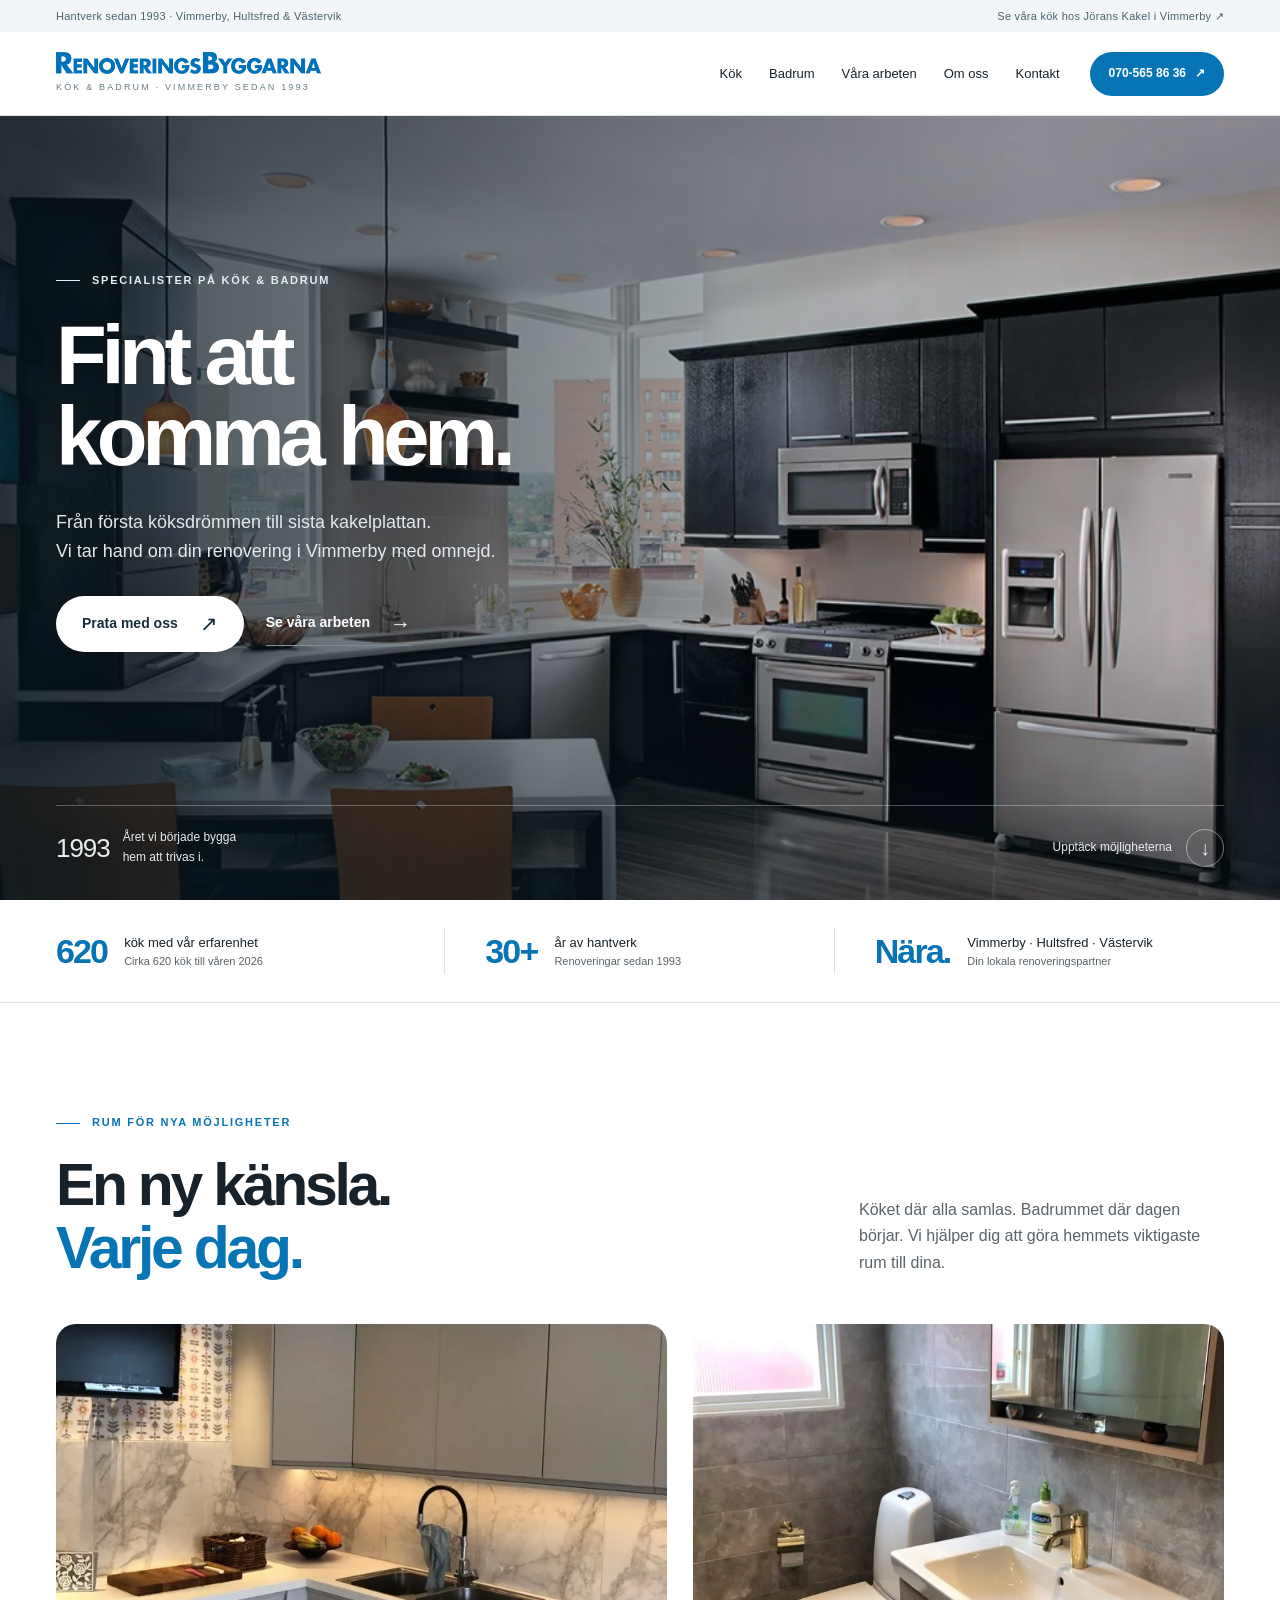
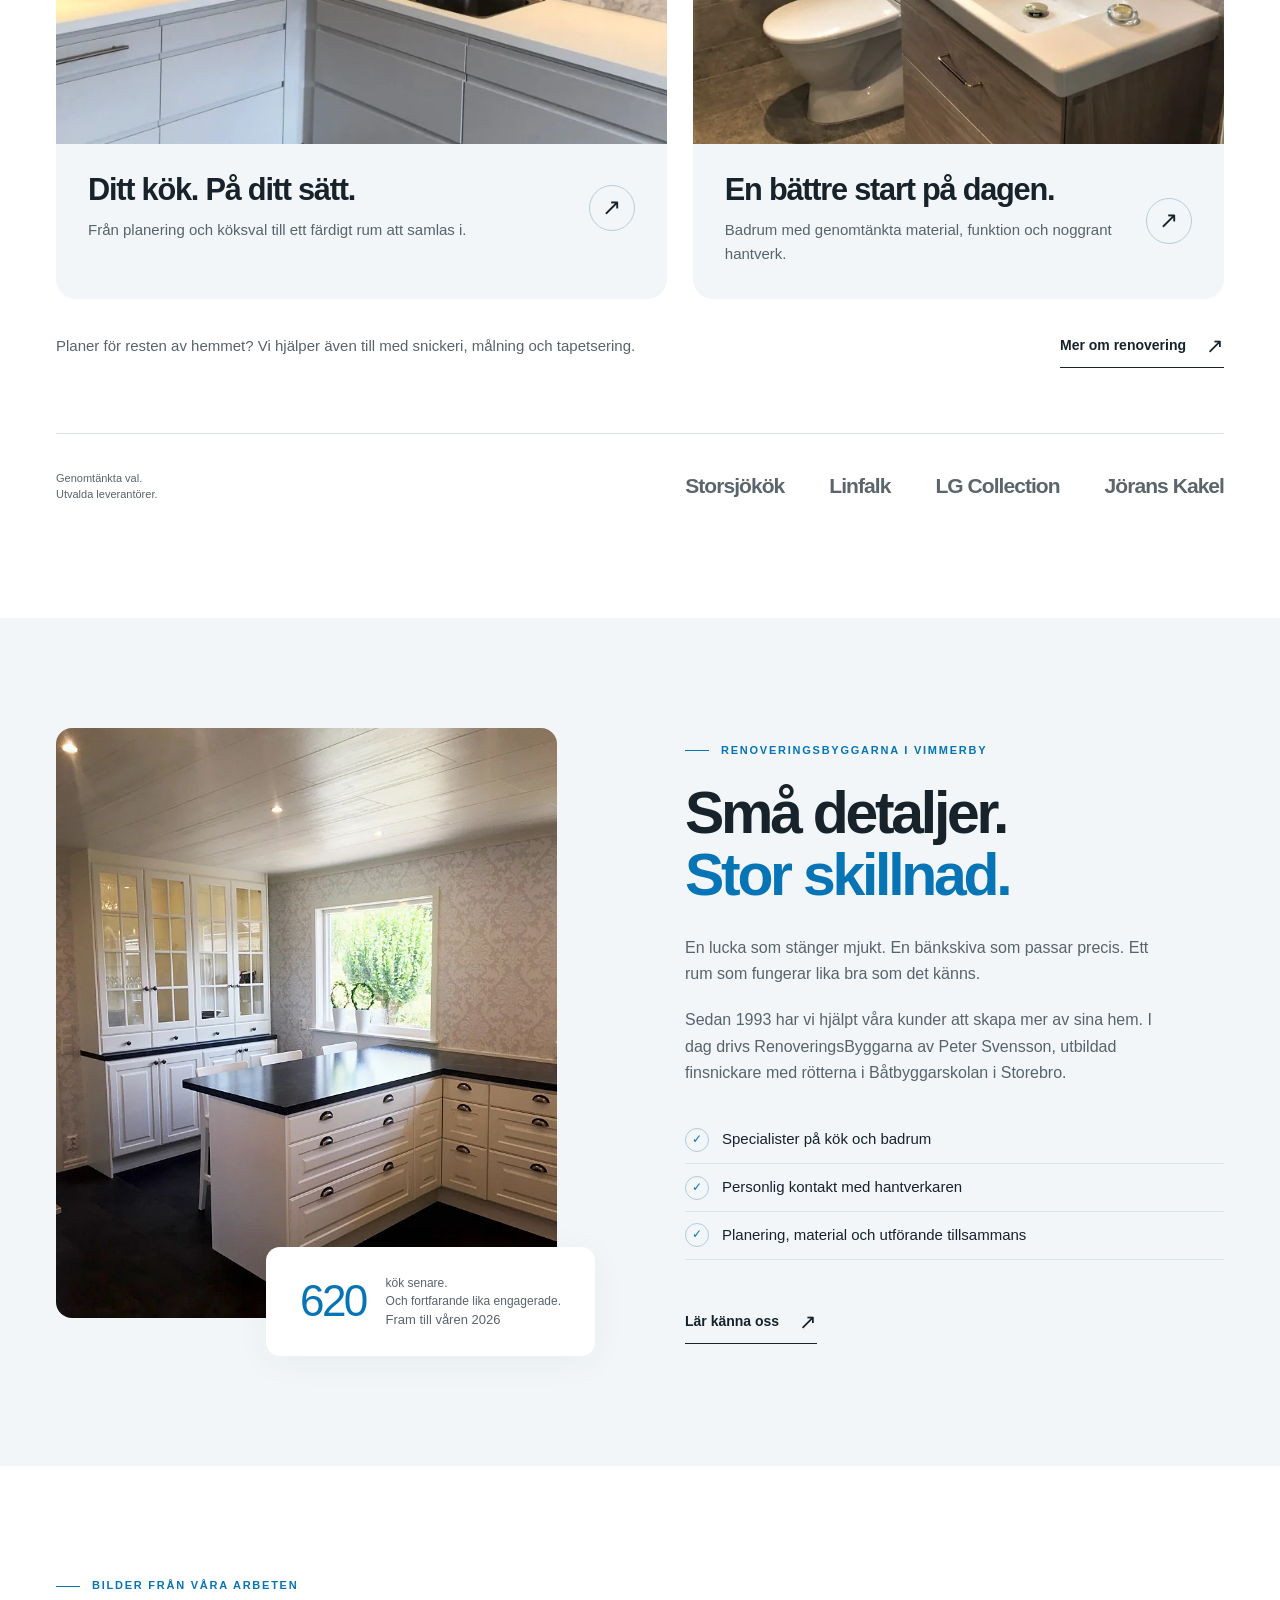
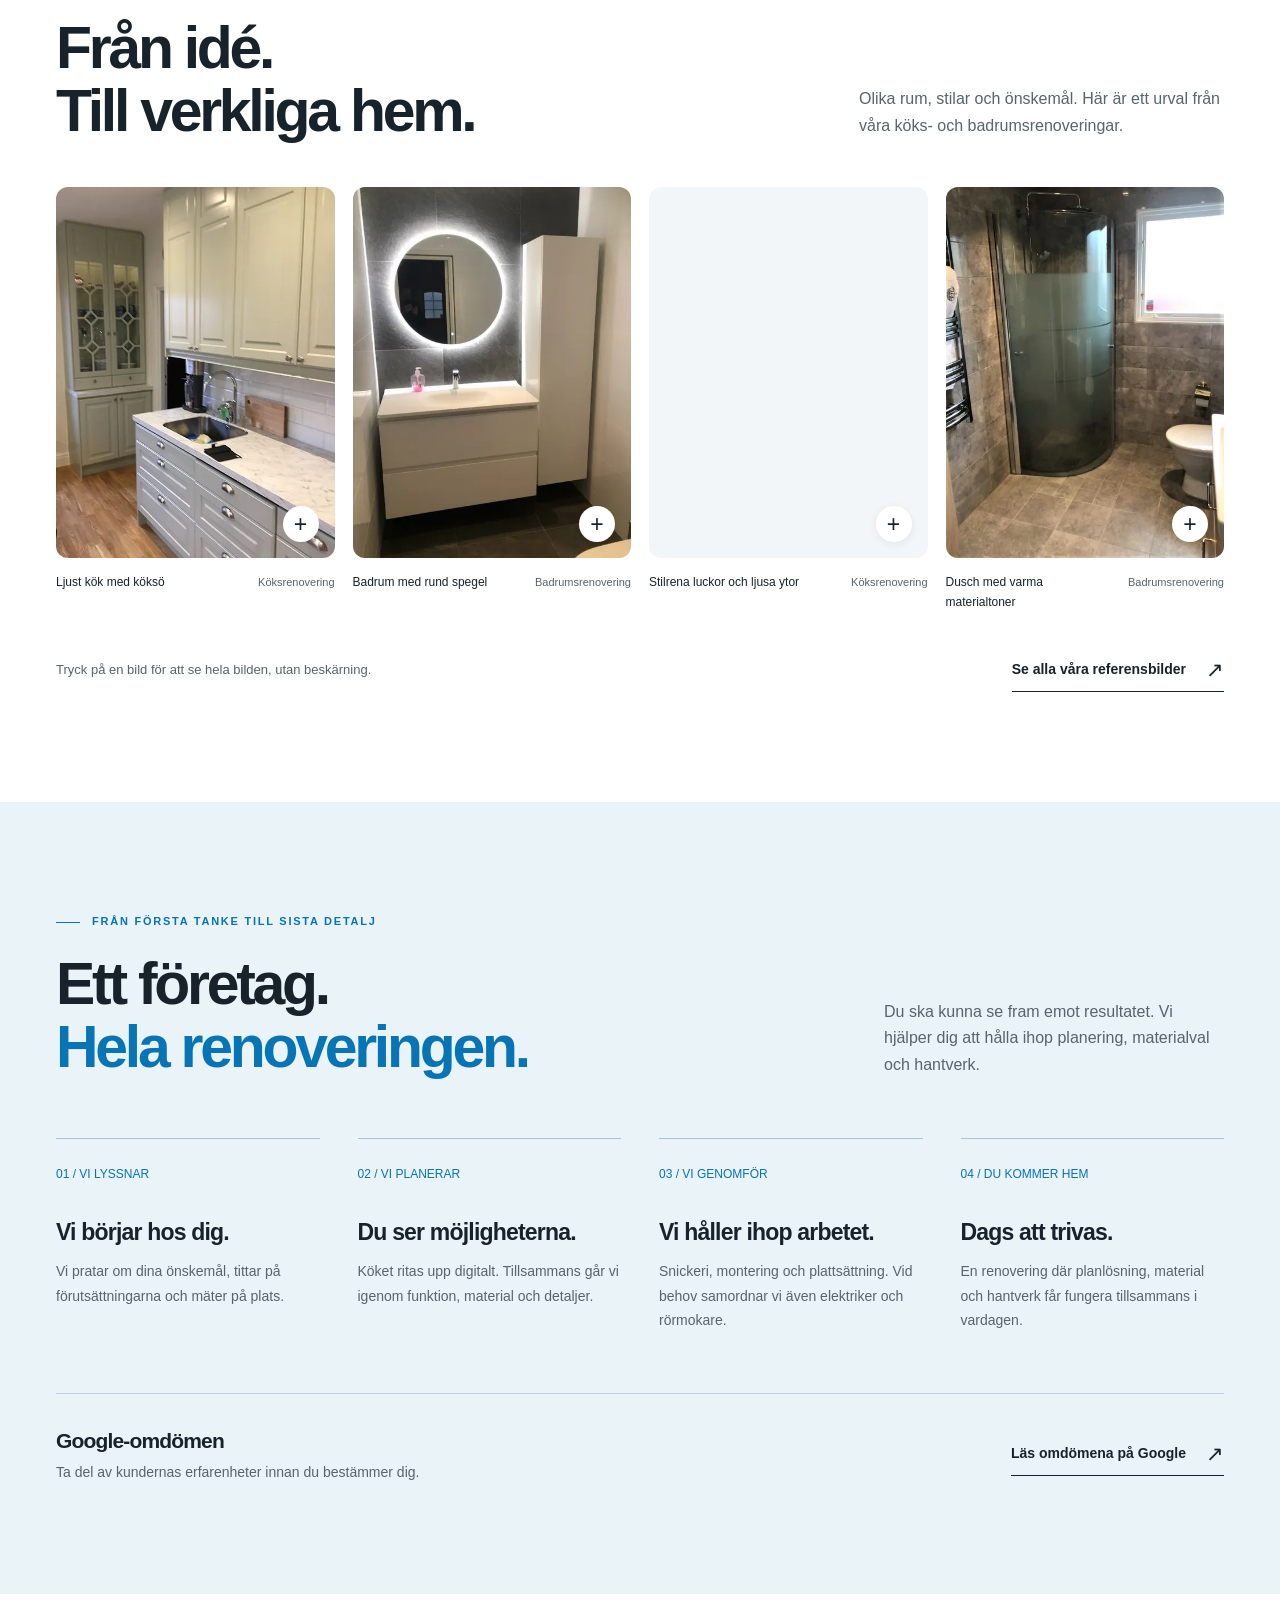
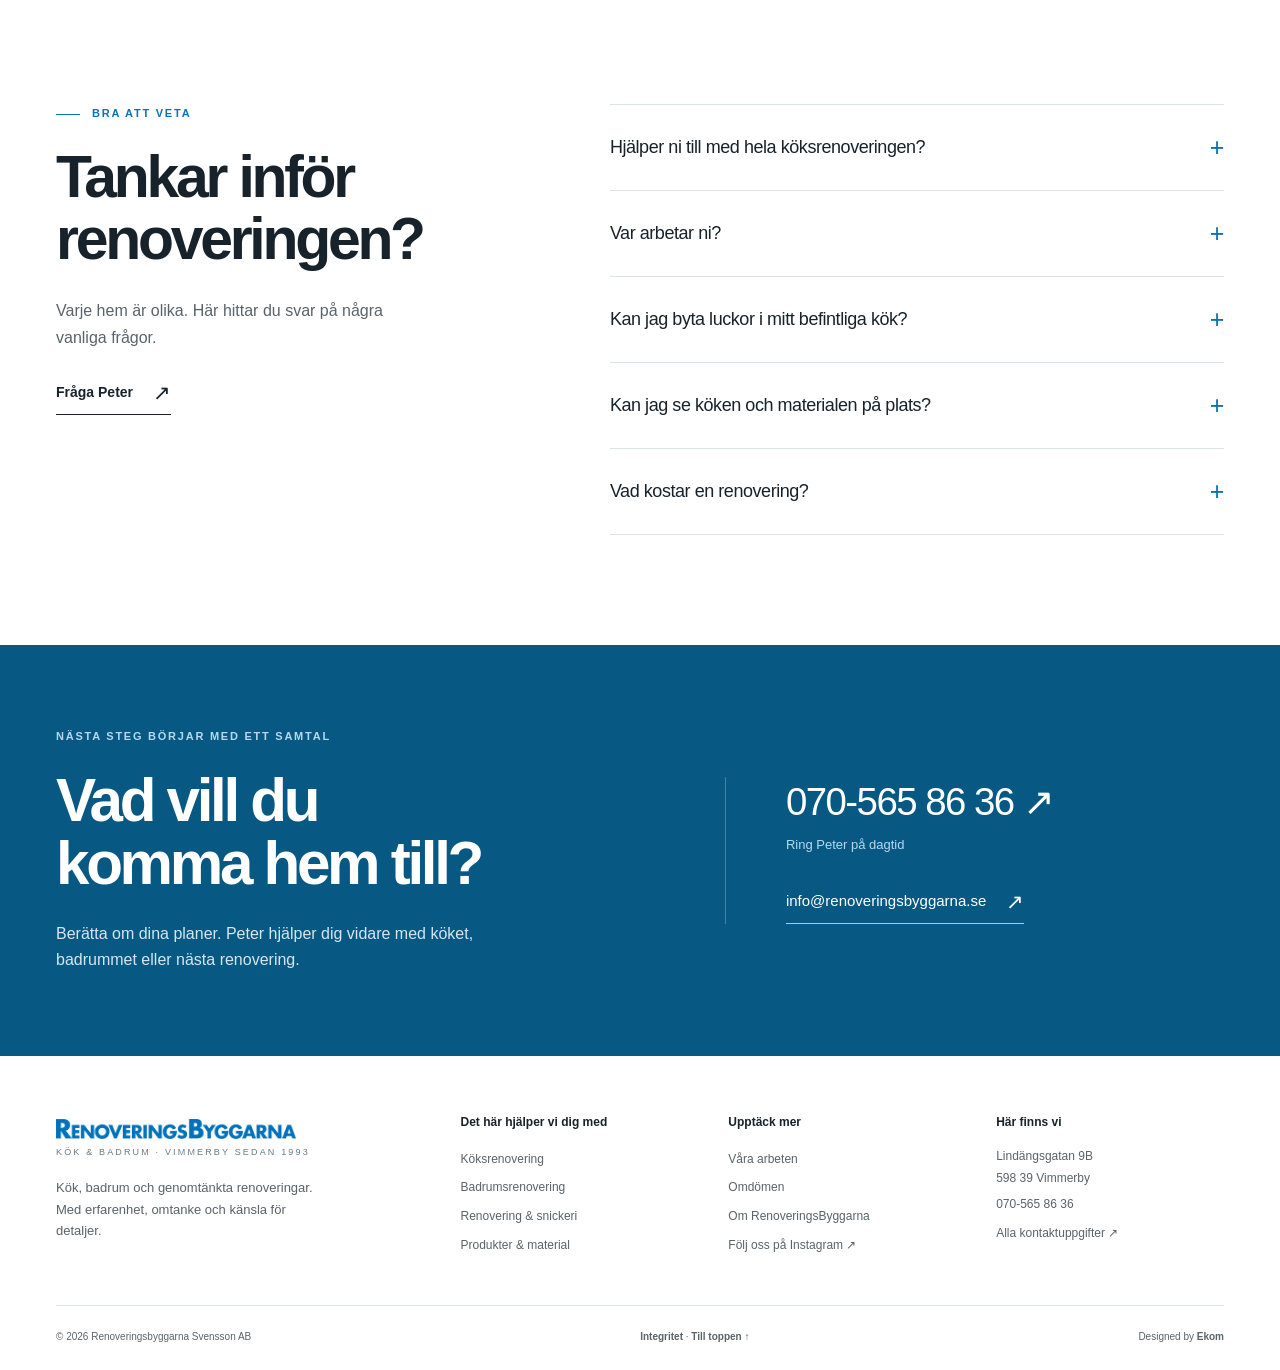
<file: index.html>
<!doctype html><html lang="sv"><head><meta charset="utf-8"><meta name="viewport" content="width=device-width,initial-scale=1"><title>Kök &amp; badrum i Vimmerby | RenoveringsByggarna</title><meta name="description" content="Köksrenovering, badrum och snickeri i Vimmerby, Hultsfred och Västervik. RenoveringsByggarna hjälper dig från planering till färdigt rum. Ring Peter."><meta name="theme-color" content="#0674b5"><link rel="canonical" href="http://renoveringsbyggarna.se/"><link rel="icon" href="favicon.svg" type="image/svg+xml"><meta property="og:type" content="website"><meta property="og:locale" content="sv_SE"><meta property="og:site_name" content="RenoveringsByggarna"><meta property="og:title" content="Kök &amp; badrum i Vimmerby | RenoveringsByggarna"><meta property="og:description" content="Köksrenovering, badrum och snickeri i Vimmerby, Hultsfred och Västervik. RenoveringsByggarna hjälper dig från planering till färdigt rum. Ring Peter."><meta property="og:url" content="http://renoveringsbyggarna.se/"><meta property="og:image" content="http://renoveringsbyggarna.se/assets/start.webp"><meta name="twitter:card" content="summary_large_image"><link rel="stylesheet" href="styles.css"><script src="script.js" defer></script><script type="application/ld+json">[{"@context": "https://schema.org", "@type": "HomeAndConstructionBusiness", "@id": "http://renoveringsbyggarna.se/#foretag", "name": "RenoveringsByggarna", "legalName": "Renoveringsbyggarna Svensson AB", "url": "http://renoveringsbyggarna.se/", "image": "http://renoveringsbyggarna.se/assets/start.webp", "logo": "http://renoveringsbyggarna.se/assets/logo.png", "telephone": "+46705658636", "email": "info@renoveringsbyggarna.se", "foundingDate": "1993", "address": {"@type": "PostalAddress", "streetAddress": "Lindängsgatan 9B", "postalCode": "598 39", "addressLocality": "Vimmerby", "addressCountry": "SE"}, "areaServed": ["Vimmerby", "Hultsfred", "Västervik"], "sameAs": ["https://www.instagram.com/renoveringsbyggarna/", "https://www.google.com/maps?cid=4621940237449796760"], "hasOfferCatalog": {"@type": "OfferCatalog", "name": "Renoveringstjänster", "itemListElement": [{"@type": "Offer", "itemOffered": {"@type": "Service", "name": "Köksrenovering"}}, {"@type": "Offer", "itemOffered": {"@type": "Service", "name": "Badrumsrenovering"}}, {"@type": "Offer", "itemOffered": {"@type": "Service", "name": "Snickeri"}}, {"@type": "Offer", "itemOffered": {"@type": "Service", "name": "Målning och tapetsering"}}]}}, {"@context": "https://schema.org", "@type": "BreadcrumbList", "itemListElement": [{"@type": "ListItem", "position": 1, "name": "Hem", "item": "http://renoveringsbyggarna.se/"}]}]</script></head><body id="top"><a class="skip" href="#innehall">Hoppa till innehållet</a><div class="topbar"><div class="wrap"><span>Hantverk sedan 1993 · Vimmerby, Hultsfred & Västervik</span><a class="right" href="produkter-och-tjanster.html#utstallning">Se våra kök hos Jörans Kakel i Vimmerby <span aria-hidden="true">↗</span></a></div></div><header class="header"><div class="wrap header-inner"><a class="brand" href="index.html" aria-label="RenoveringsByggarna, till startsidan"><img src="assets/logo.png" width="524" height="43" alt="RenoveringsByggarna"><span>Kök & badrum · Vimmerby sedan 1993</span></a><nav id="navigation" class="nav" aria-label="Huvudmeny"><a href="kok.html" >Kök</a><a href="badrum.html" >Badrum</a><a href="referenser.html" >Våra arbeten</a><a href="om-oss.html" >Om oss</a><a href="kontakt.html" >Kontakt</a></nav><a class="button header-call" href="tel:+46705658636">070-565 86 36 <span aria-hidden="true">↗</span></a><button class="menu-toggle" aria-label="Öppna eller stäng menyn" aria-expanded="false" aria-controls="navigation"><i></i><i></i></button></div></header><main id="innehall"><section class="hero" aria-label="Kök och badrum i Vimmerby"><div class="hero-picture"><img class="" src="assets/start.webp"  width="1170" height="610" alt="Köksmiljö från RenoveringsByggarnas webbplats med mörka luckor, ljus bänkskiva och stora fönster" fetchpriority=high decoding="async"></div><div class="wrap hero-content"><span class="eyebrow"><span class="overline"></span>Specialister på kök & badrum</span><h1>Fint att<br>komma hem.</h1><p>Från första köksdrömmen till sista kakelplattan.<br>Vi tar hand om din renovering i Vimmerby med omnejd.</p><div class="actions"><a class="button" href="kontakt.html">Prata med oss <span class="arrow" aria-hidden="true">↗</span></a><a class="text-link" href="referenser.html">Se våra arbeten <span class="arrow" aria-hidden="true">→</span></a></div></div><div class="hero-bottom"><div class="wrap"><div class="hero-note"><b>1993</b><span>Året vi började bygga<br>hem att trivas i.</span></div><a class="down" href="#tjanster"><span>Upptäck möjligheterna</span><span class="circle-arrow" aria-hidden="true">↓</span></a></div></div></section><div class="trustbar"><div class="wrap trust-grid"><div class="trust-item"><b class="trust-number">620</b><span>kök med vår erfarenhet<small>Cirka 620 kök till våren 2026</small></span></div><div class="trust-item"><b class="trust-number">30+</b><span>år av hantverk<small>Renoveringar sedan 1993</small></span></div><div class="trust-item"><b class="trust-number">Nära.</b><span>Vimmerby · Hultsfred · Västervik<small>Din lokala renoveringspartner</small></span></div></div></div>
<section class="section" id="tjanster"><div class="wrap"><div class="section-heading"><div><span class="eyebrow"><span class="overline"></span>Rum för nya möjligheter</span><h2>En ny känsla.<br><span class="accent">Varje dag.</span></h2></div><p>Köket där alla samlas. Badrummet där dagen börjar. Vi hjälper dig att göra hemmets viktigaste rum till dina.</p></div><div class="services-grid"><a class="service-card" href="kok.html"><div class="photo"><img class="" src="assets/kok10-hemsida-luni.webp" srcset="assets/kok10-hemsida-luni-480.webp 480w, assets/kok10-hemsida-luni.webp 768w" sizes="(max-width: 740px) 100vw, 50vw" width="768" height="859" alt="Ljust kök med släta luckor och marmorerad vägg från RenoveringsByggarnas referenser" loading=lazy decoding="async"></div><div class="service-text"><div><h3>Ditt kök. På ditt sätt.</h3><p>Från planering och köksval till ett färdigt rum att samlas i.</p></div><span class="round" aria-hidden="true">↗</span></div></a><a class="service-card" href="badrum.html"><div class="photo"><img class="" src="assets/bad22-hemsida.webp" srcset="assets/bad22-hemsida-480.webp 480w, assets/bad22-hemsida.webp 744w" sizes="(max-width: 740px) 100vw, 50vw" width="744" height="1009" alt="Badrum med kommod i trä och kaklade väggar från RenoveringsByggarnas referenser" loading=lazy decoding="async"></div><div class="service-text"><div><h3>En bättre start på dagen.</h3><p>Badrum med genomtänkta material, funktion och noggrant hantverk.</p></div><span class="round" aria-hidden="true">↗</span></div></a></div><div class="service-extra"><p>Planer för resten av hemmet? Vi hjälper även till med snickeri, målning och tapetsering.</p><a class="text-link" href="renovering.html">Mer om renovering <span class="arrow" aria-hidden="true">↗</span></a></div><div class="brands"><span>Genomtänkta val.<br>Utvalda leverantörer.</span><div class="brand-links"><a href="produkter-och-tjanster.html#kok">Storsjökök</a><a href="produkter-och-tjanster.html#beslag">Linfalk</a><a href="produkter-och-tjanster.html#bankskivor">LG Collection</a><a href="produkter-och-tjanster.html#utstallning">Jörans Kakel</a></div></div></div></section>
<section class="section story"><div class="wrap story-layout"><div class="story-photo"><img class="" src="assets/kok4.webp" srcset="assets/kok4-480.webp 480w, assets/kok4.webp 768w" sizes="(max-width: 740px) 100vw, 50vw" width="768" height="923" alt="Ljust kök med arbetsö och detaljer i trä, utfört av RenoveringsByggarna" loading=lazy decoding="async"><div class="story-caption"><strong>620</strong><span>kök senare.<br>Och fortfarande lika engagerade.<br><small>Fram till våren 2026</small></span></div></div><div class="story-content"><span class="eyebrow"><span class="overline"></span>RenoveringsByggarna i Vimmerby</span><h2>Små detaljer.<br><span class="accent">Stor skillnad.</span></h2><p>En lucka som stänger mjukt. En bänkskiva som passar precis. Ett rum som fungerar lika bra som det känns.</p><p>Sedan 1993 har vi hjälpt våra kunder att skapa mer av sina hem. I dag drivs RenoveringsByggarna av Peter Svensson, utbildad finsnickare med rötterna i Båtbyggarskolan i Storebro.</p><ul class="check-list"><li>Specialister på kök och badrum</li><li>Personlig kontakt med hantverkaren</li><li>Planering, material och utförande tillsammans</li></ul><a class="text-link" href="om-oss.html">Lär känna oss <span class="arrow" aria-hidden="true">↗</span></a></div></div></section>
<section class="section"><div class="wrap"><div class="section-heading"><div><span class="eyebrow"><span class="overline"></span>Bilder från våra arbeten</span><h2>Från idé.<br>Till verkliga hem.</h2></div><p>Olika rum, stilar och önskemål. Här är ett urval från våra köks- och badrumsrenoveringar.</p></div><div class="project-grid"><figure class="project-card" data-category="kok"><a href="assets/kok5.webp" data-gallery data-caption="Ljust kök med köksö" aria-label="Öppna bild: Ljust kök med köksö"><img class="" src="assets/kok5.webp" srcset="assets/kok5-480.webp 480w, assets/kok5.webp 703w" sizes="(max-width: 740px) 45vw, (max-width: 1000px) 45vw, 24vw" width="703" height="1024" alt="Ljust kök med köksö, referens från RenoveringsByggarna" loading=lazy decoding="async"><span class="zoom" aria-hidden="true">+</span></a><figcaption><span>Ljust kök med köksö</span><small>Köksrenovering</small></figcaption></figure><figure class="project-card" data-category="badrum"><a href="assets/bad21-hemsida.webp" data-gallery data-caption="Badrum med rund spegel" aria-label="Öppna bild: Badrum med rund spegel"><img class="" src="assets/bad21-hemsida.webp" srcset="assets/bad21-hemsida-480.webp 480w, assets/bad21-hemsida.webp 731w" sizes="(max-width: 740px) 45vw, (max-width: 1000px) 45vw, 24vw" width="731" height="1007" alt="Badrum med rund spegel, referens från RenoveringsByggarna" loading=lazy decoding="async"><span class="zoom" aria-hidden="true">+</span></a><figcaption><span>Badrum med rund spegel</span><small>Badrumsrenovering</small></figcaption></figure><figure class="project-card" data-category="kok"><a href="assets/kok10-hemsida-luni.webp" data-gallery data-caption="Stilrena luckor och ljusa ytor" aria-label="Öppna bild: Stilrena luckor och ljusa ytor"><img class="" src="assets/kok10-hemsida-luni.webp" srcset="assets/kok10-hemsida-luni-480.webp 480w, assets/kok10-hemsida-luni.webp 768w" sizes="(max-width: 740px) 45vw, (max-width: 1000px) 45vw, 24vw" width="768" height="859" alt="Stilrena luckor och ljusa ytor, referens från RenoveringsByggarna" loading=lazy decoding="async"><span class="zoom" aria-hidden="true">+</span></a><figcaption><span>Stilrena luckor och ljusa ytor</span><small>Köksrenovering</small></figcaption></figure><figure class="project-card" data-category="badrum"><a href="assets/bad23-hemsida.webp" data-gallery data-caption="Dusch med varma materialtoner" aria-label="Öppna bild: Dusch med varma materialtoner"><img class="" src="assets/bad23-hemsida.webp" srcset="assets/bad23-hemsida-480.webp 480w, assets/bad23-hemsida.webp 727w" sizes="(max-width: 740px) 45vw, (max-width: 1000px) 45vw, 24vw" width="727" height="984" alt="Dusch med varma materialtoner, referens från RenoveringsByggarna" loading=lazy decoding="async"><span class="zoom" aria-hidden="true">+</span></a><figcaption><span>Dusch med varma materialtoner</span><small>Badrumsrenovering</small></figcaption></figure></div><div class="gallery-foot"><p>Tryck på en bild för att se hela bilden, utan beskärning.</p><a class="text-link" href="referenser.html">Se alla våra referensbilder <span class="arrow" aria-hidden="true">↗</span></a></div></div></section>
<section class="section process"><div class="wrap"><div class="process-top"><div><span class="eyebrow"><span class="overline"></span>Från första tanke till sista detalj</span><h2>Ett företag.<br><span class="accent">Hela renoveringen.</span></h2></div><p>Du ska kunna se fram emot resultatet. Vi hjälper dig att hålla ihop planering, materialval och hantverk.</p></div><div class="process-steps"><div class="process-step"><span class="step-index">01 / VI LYSSNAR</span><h3>Vi börjar hos dig.</h3><p>Vi pratar om dina önskemål, tittar på förutsättningarna och mäter på plats.</p></div><div class="process-step"><span class="step-index">02 / VI PLANERAR</span><h3>Du ser möjligheterna.</h3><p>Köket ritas upp digitalt. Tillsammans går vi igenom funktion, material och detaljer.</p></div><div class="process-step"><span class="step-index">03 / VI GENOMFÖR</span><h3>Vi håller ihop arbetet.</h3><p>Snickeri, montering och plattsättning. Vid behov samordnar vi även elektriker och rörmokare.</p></div><div class="process-step"><span class="step-index">04 / DU KOMMER HEM</span><h3>Dags att trivas.</h3><p>En renovering där planlösning, material och hantverk får fungera tillsammans i vardagen.</p></div></div><div class="review-bar"><div><span class="google-word">Google-omdömen</span><p>Ta del av kundernas erfarenheter innan du bestämmer dig.</p></div><a class="text-link" href="https://www.google.com/maps?cid=4621940237449796760" target="_blank" rel="noopener noreferrer">Läs omdömena på Google <span class="arrow" aria-hidden="true">↗</span></a></div></div></section>
<section class="section"><div class="wrap faq-layout"><div class="faq-intro"><span class="eyebrow"><span class="overline"></span>Bra att veta</span><h2>Tankar inför<br>renoveringen?</h2><p>Varje hem är olika. Här hittar du svar på några vanliga frågor.</p><a class="text-link" href="kontakt.html">Fråga Peter <span class="arrow" aria-hidden="true">↗</span></a></div><div class="faqs"><details><summary>Hjälper ni till med hela köksrenoveringen?</summary><p>Ja. Vi hjälper till med planering, mätning, köksritning, material och montering. Vi utför också plattsättning, målning och tapetsering och samordnar rörmokare och elektriker när det behövs.</p></details><details><summary>Var arbetar ni?</summary><p>Vi utgår från Vimmerby och arbetar i Vimmerby, Hultsfred och Västerviks kommuner.</p></details><details><summary>Kan jag byta luckor i mitt befintliga kök?</summary><p>Ja. Vi erbjuder utbytesluckor i bland annat laminat, målad MDF, faner och massivt trä. Hör av dig så tittar vi på vad som passar ditt befintliga kök.</p></details><details><summary>Kan jag se köken och materialen på plats?</summary><p>Du hittar vår utställning hos Jörans Kakel, Lagergatan 1 A i Vimmerby. Kontakta oss gärna inför ditt besök så hjälper vi dig vidare.</p></details><details><summary>Vad kostar en renovering?</summary><p>Priset beror på rummets förutsättningar, omfattningen och de material du väljer. Berätta om dina planer så går vi igenom ditt projekt och ett passande upplägg tillsammans.</p></details></div></div></section><section class="contact-band"><div class="wrap contact-layout"><div><span class="eyebrow">Nästa steg börjar med ett samtal</span><h2>Vad vill du<br>komma hem till?</h2><p>Berätta om dina planer. Peter hjälper dig vidare med köket, badrummet eller nästa renovering.</p></div><div class="contact-links"><a class="phone-link" href="tel:+46705658636">070-565 86 36 <span aria-hidden="true">↗</span></a><small>Ring Peter på dagtid</small><a class="email-link" href="mailto:info@renoveringsbyggarna.se">info@renoveringsbyggarna.se <span class="arrow" aria-hidden="true">↗</span></a></div></div></section></main><footer class="footer"><div class="wrap"><div class="footer-top"><div class="footer-brand"><a class="brand" href="index.html" aria-label="RenoveringsByggarna, till startsidan"><img src="assets/logo.png" width="524" height="43" alt="RenoveringsByggarna"><span>Kök & badrum · Vimmerby sedan 1993</span></a><p>Kök, badrum och genomtänkta renoveringar.<br>Med erfarenhet, omtanke och känsla för detaljer.</p></div><div><h3>Det här hjälper vi dig med</h3><ul><li><a href="kok.html">Köksrenovering</a></li><li><a href="badrum.html">Badrumsrenovering</a></li><li><a href="renovering.html">Renovering & snickeri</a></li><li><a href="produkter-och-tjanster.html">Produkter & material</a></li></ul></div><div><h3>Upptäck mer</h3><ul><li><a href="referenser.html">Våra arbeten</a></li><li><a href="referenser.html#omdomen">Omdömen</a></li><li><a href="om-oss.html">Om RenoveringsByggarna</a></li><li><a href="https://www.instagram.com/renoveringsbyggarna/" target="_blank" rel="noopener noreferrer">Följ oss på Instagram ↗</a></li></ul></div><div><h3>Här finns vi</h3><address>Lindängsgatan 9B<br>598 39 Vimmerby</address><ul><li><a href="tel:+46705658636">070-565 86 36</a></li><li><a href="kontakt.html">Alla kontaktuppgifter ↗</a></li></ul></div></div><div class="footer-bottom"><span>© 2026 Renoveringsbyggarna Svensson AB</span><span><a href="integritet.html">Integritet</a> · <a href="#top">Till toppen ↑</a></span><span>Designed by <a href="https://ekom.se" target="_blank" rel="noopener noreferrer">Ekom</a></span></div></div></footer><div class="mobile-contact" aria-label="Snabbkontakt"><a href="tel:+46705658636">Ring Peter ↗</a><a href="mailto:info@renoveringsbyggarna.se">Mejla oss ↗</a></div><dialog class="lightbox" aria-label="Projektbild i större format"><div class="lightbox-head"><span class="lightbox-title"></span><button type="button" data-close aria-label="Stäng bildvisningen">×</button></div><img class="lightbox-image" alt=""><div class="lightbox-controls"><button type="button" data-prev aria-label="Föregående bild">←</button><span class="lightbox-position" aria-live="polite"></span><button type="button" data-next aria-label="Nästa bild">→</button></div></dialog></body></html>
</file>
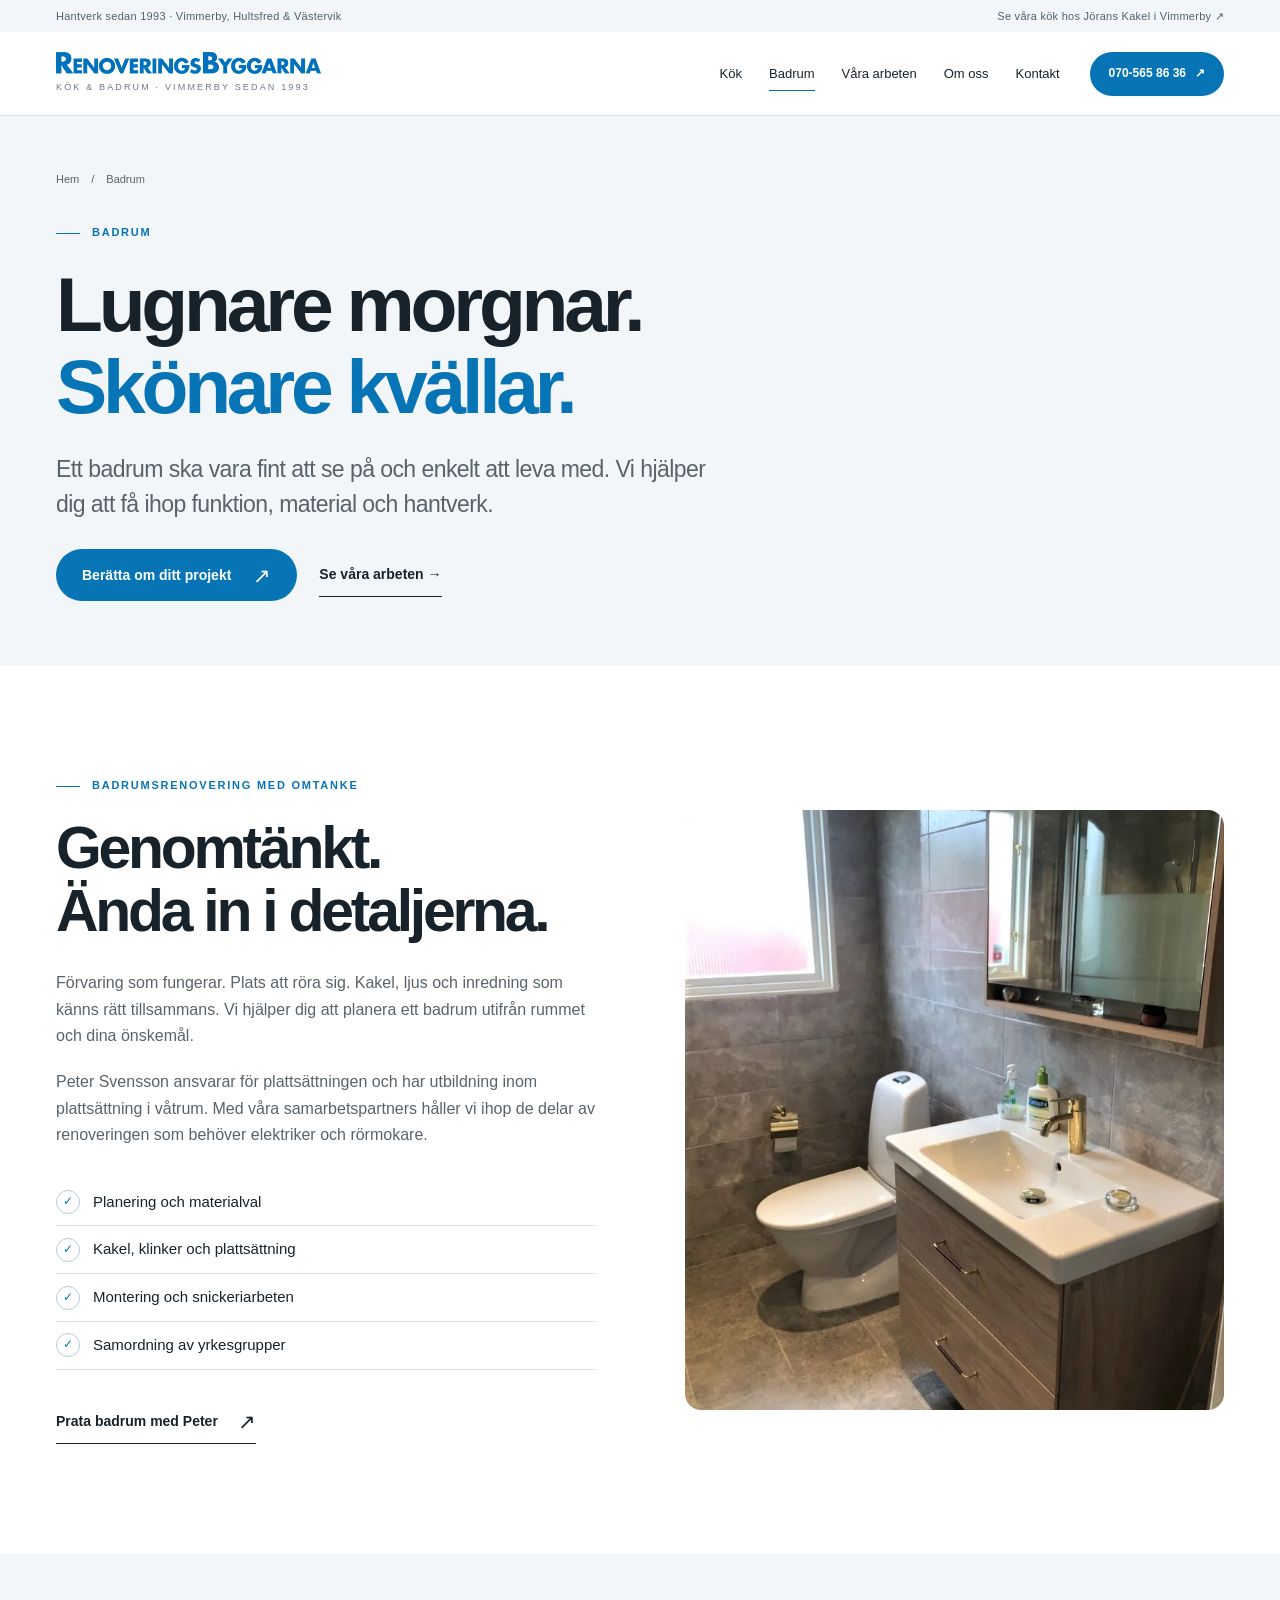
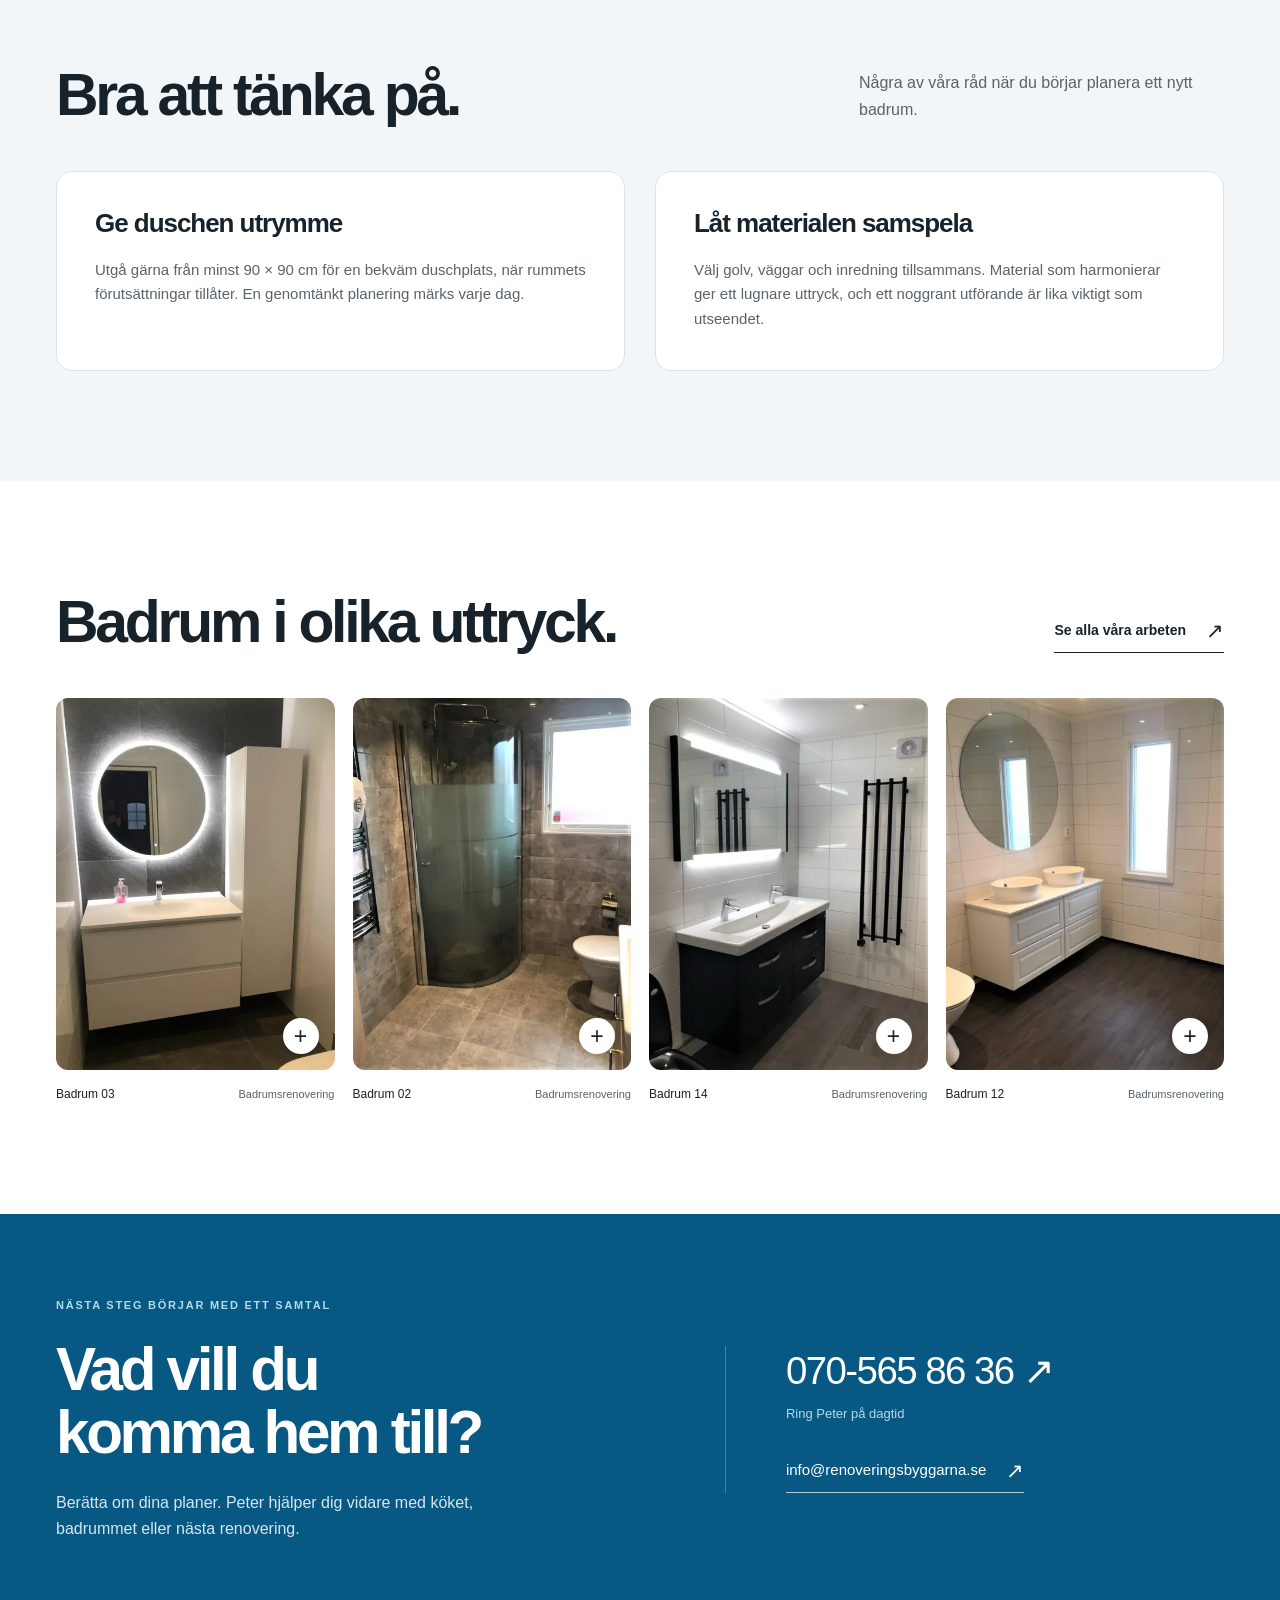
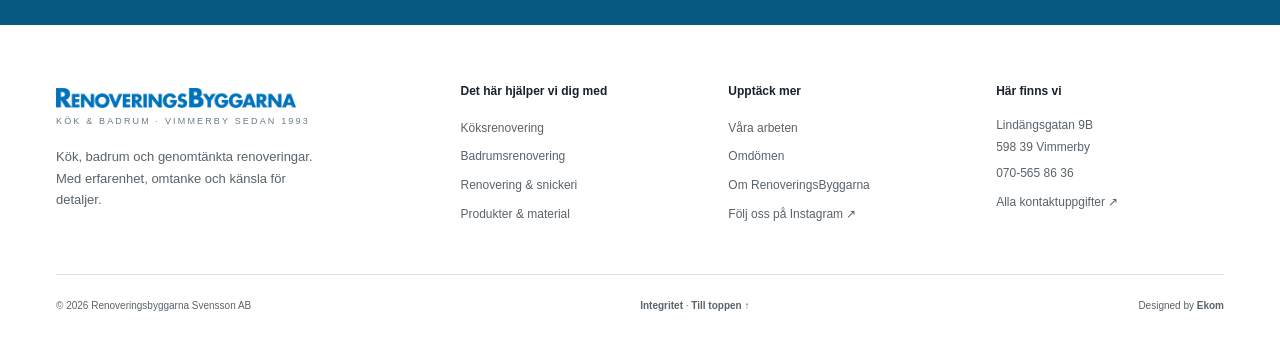
<file: badrum.html>
<!doctype html><html lang="sv"><head><meta charset="utf-8"><meta name="viewport" content="width=device-width,initial-scale=1"><title>Badrumsrenovering i Vimmerby | RenoveringsByggarna</title><meta name="description" content="Badrum med genomtänkt planering, kakel och noggrann plattsättning. RenoveringsByggarna arbetar i Vimmerby, Hultsfred och Västervik."><meta name="theme-color" content="#0674b5"><link rel="canonical" href="http://renoveringsbyggarna.se/badrum.html"><link rel="icon" href="favicon.svg" type="image/svg+xml"><meta property="og:type" content="website"><meta property="og:locale" content="sv_SE"><meta property="og:site_name" content="RenoveringsByggarna"><meta property="og:title" content="Badrumsrenovering i Vimmerby | RenoveringsByggarna"><meta property="og:description" content="Badrum med genomtänkt planering, kakel och noggrann plattsättning. RenoveringsByggarna arbetar i Vimmerby, Hultsfred och Västervik."><meta property="og:url" content="http://renoveringsbyggarna.se/badrum.html"><meta property="og:image" content="http://renoveringsbyggarna.se/assets/start.webp"><meta name="twitter:card" content="summary_large_image"><link rel="stylesheet" href="styles.css"><script src="script.js" defer></script><script type="application/ld+json">[{"@context": "https://schema.org", "@type": "HomeAndConstructionBusiness", "@id": "http://renoveringsbyggarna.se/#foretag", "name": "RenoveringsByggarna", "legalName": "Renoveringsbyggarna Svensson AB", "url": "http://renoveringsbyggarna.se/", "image": "http://renoveringsbyggarna.se/assets/start.webp", "logo": "http://renoveringsbyggarna.se/assets/logo.png", "telephone": "+46705658636", "email": "info@renoveringsbyggarna.se", "foundingDate": "1993", "address": {"@type": "PostalAddress", "streetAddress": "Lindängsgatan 9B", "postalCode": "598 39", "addressLocality": "Vimmerby", "addressCountry": "SE"}, "areaServed": ["Vimmerby", "Hultsfred", "Västervik"], "sameAs": ["https://www.instagram.com/renoveringsbyggarna/", "https://www.google.com/maps?cid=4621940237449796760"], "hasOfferCatalog": {"@type": "OfferCatalog", "name": "Renoveringstjänster", "itemListElement": [{"@type": "Offer", "itemOffered": {"@type": "Service", "name": "Köksrenovering"}}, {"@type": "Offer", "itemOffered": {"@type": "Service", "name": "Badrumsrenovering"}}, {"@type": "Offer", "itemOffered": {"@type": "Service", "name": "Snickeri"}}, {"@type": "Offer", "itemOffered": {"@type": "Service", "name": "Målning och tapetsering"}}]}}, {"@context": "https://schema.org", "@type": "BreadcrumbList", "itemListElement": [{"@type": "ListItem", "position": 1, "name": "Hem", "item": "http://renoveringsbyggarna.se/"}, {"@type": "ListItem", "position": 2, "name": "Badrumsrenovering i Vimmerby", "item": "http://renoveringsbyggarna.se/badrum.html"}]}]</script></head><body id="top"><a class="skip" href="#innehall">Hoppa till innehållet</a><div class="topbar"><div class="wrap"><span>Hantverk sedan 1993 · Vimmerby, Hultsfred & Västervik</span><a class="right" href="produkter-och-tjanster.html#utstallning">Se våra kök hos Jörans Kakel i Vimmerby <span aria-hidden="true">↗</span></a></div></div><header class="header"><div class="wrap header-inner"><a class="brand" href="index.html" aria-label="RenoveringsByggarna, till startsidan"><img src="assets/logo.png" width="524" height="43" alt="RenoveringsByggarna"><span>Kök & badrum · Vimmerby sedan 1993</span></a><nav id="navigation" class="nav" aria-label="Huvudmeny"><a href="kok.html" >Kök</a><a href="badrum.html" aria-current="page">Badrum</a><a href="referenser.html" >Våra arbeten</a><a href="om-oss.html" >Om oss</a><a href="kontakt.html" >Kontakt</a></nav><a class="button header-call" href="tel:+46705658636">070-565 86 36 <span aria-hidden="true">↗</span></a><button class="menu-toggle" aria-label="Öppna eller stäng menyn" aria-expanded="false" aria-controls="navigation"><i></i><i></i></button></div></header><main id="innehall"><section class="page-head"><div class="wrap"><div class="breadcrumbs"><a href="index.html">Hem</a><span aria-hidden="true">/</span><span>Badrum</span></div><span class="eyebrow"><span class="overline"></span>Badrum</span><h1>Lugnare morgnar.<br><span class="accent">Skönare kvällar.</span></h1><p class="lead">Ett badrum ska vara fint att se på och enkelt att leva med. Vi hjälper dig att få ihop funktion, material och hantverk.</p><div class="actions"><a class="button" href="kontakt.html">Berätta om ditt projekt <span class="arrow" aria-hidden="true">↗</span></a><a class="text-link" href="referenser.html">Se våra arbeten →</a></div></div></section><section class="section"><div class="wrap split"><div class="split-copy"><span class="eyebrow"><span class="overline"></span>Badrumsrenovering med omtanke</span><h2>Genomtänkt.<br>Ända in i detaljerna.</h2><p>Förvaring som fungerar. Plats att röra sig. Kakel, ljus och inredning som känns rätt tillsammans. Vi hjälper dig att planera ett badrum utifrån rummet och dina önskemål.</p><p>Peter Svensson ansvarar för plattsättningen och har utbildning inom plattsättning i våtrum. Med våra samarbetspartners håller vi ihop de delar av renoveringen som behöver elektriker och rörmokare.</p><ul class="check-list"><li>Planering och materialval</li><li>Kakel, klinker och plattsättning</li><li>Montering och snickeriarbeten</li><li>Samordning av yrkesgrupper</li></ul><a class="text-link" href="kontakt.html">Prata badrum med Peter <span class="arrow" aria-hidden="true">↗</span></a></div><img class="split-image" src="assets/bad22-hemsida.webp" srcset="assets/bad22-hemsida-480.webp 480w, assets/bad22-hemsida.webp 744w" sizes="(max-width: 740px) 100vw, 50vw" width="744" height="1009" alt="Badrum med träkommod och grå kakelplattor" fetchpriority=high decoding="async"></div></section><section class="section content-pale"><div class="wrap"><div class="section-heading"><h2>Bra att tänka på.</h2><p>Några av våra råd när du börjar planera ett nytt badrum.</p></div><div class="detail-grid"><div class="detail-box"><h3>Ge duschen utrymme</h3><p>Utgå gärna från minst 90 × 90 cm för en bekväm duschplats, när rummets förutsättningar tillåter. En genomtänkt planering märks varje dag.</p></div><div class="detail-box"><h3>Låt materialen samspela</h3><p>Välj golv, väggar och inredning tillsammans. Material som harmonierar ger ett lugnare uttryck, och ett noggrant utförande är lika viktigt som utseendet.</p></div></div></div></section><section class="section"><div class="wrap"><div class="section-heading"><h2>Badrum i olika uttryck.</h2><a class="text-link" href="referenser.html">Se alla våra arbeten <span class="arrow" aria-hidden="true">↗</span></a></div><div class="project-grid"><figure class="project-card" data-category="badrum"><a href="assets/bad21-hemsida.webp" data-gallery data-caption="Badrum 03" aria-label="Öppna bild: Badrum 03"><img class="" src="assets/bad21-hemsida.webp" srcset="assets/bad21-hemsida-480.webp 480w, assets/bad21-hemsida.webp 731w" sizes="(max-width: 740px) 45vw, (max-width: 1000px) 45vw, 24vw" width="731" height="1007" alt="Badrum 03, referens från RenoveringsByggarna" loading=lazy decoding="async"><span class="zoom" aria-hidden="true">+</span></a><figcaption><span>Badrum 03</span><small>Badrumsrenovering</small></figcaption></figure><figure class="project-card" data-category="badrum"><a href="assets/bad23-hemsida.webp" data-gallery data-caption="Badrum 02" aria-label="Öppna bild: Badrum 02"><img class="" src="assets/bad23-hemsida.webp" srcset="assets/bad23-hemsida-480.webp 480w, assets/bad23-hemsida.webp 727w" sizes="(max-width: 740px) 45vw, (max-width: 1000px) 45vw, 24vw" width="727" height="984" alt="Badrum 02, referens från RenoveringsByggarna" loading=lazy decoding="async"><span class="zoom" aria-hidden="true">+</span></a><figcaption><span>Badrum 02</span><small>Badrumsrenovering</small></figcaption></figure><figure class="project-card" data-category="badrum"><a href="assets/bad19.webp" data-gallery data-caption="Badrum 14" aria-label="Öppna bild: Badrum 14"><img class="" src="assets/bad19.webp" srcset="assets/bad19-480.webp 480w, assets/bad19.webp 729w" sizes="(max-width: 740px) 45vw, (max-width: 1000px) 45vw, 24vw" width="729" height="947" alt="Badrum 14, referens från RenoveringsByggarna" loading=lazy decoding="async"><span class="zoom" aria-hidden="true">+</span></a><figcaption><span>Badrum 14</span><small>Badrumsrenovering</small></figcaption></figure><figure class="project-card" data-category="badrum"><a href="assets/bad20.webp" data-gallery data-caption="Badrum 12" aria-label="Öppna bild: Badrum 12"><img class="" src="assets/bad20.webp" srcset="assets/bad20-480.webp 480w, assets/bad20.webp 714w" sizes="(max-width: 740px) 45vw, (max-width: 1000px) 45vw, 24vw" width="714" height="929" alt="Badrum 12, referens från RenoveringsByggarna" loading=lazy decoding="async"><span class="zoom" aria-hidden="true">+</span></a><figcaption><span>Badrum 12</span><small>Badrumsrenovering</small></figcaption></figure></div></div></section><section class="contact-band"><div class="wrap contact-layout"><div><span class="eyebrow">Nästa steg börjar med ett samtal</span><h2>Vad vill du<br>komma hem till?</h2><p>Berätta om dina planer. Peter hjälper dig vidare med köket, badrummet eller nästa renovering.</p></div><div class="contact-links"><a class="phone-link" href="tel:+46705658636">070-565 86 36 <span aria-hidden="true">↗</span></a><small>Ring Peter på dagtid</small><a class="email-link" href="mailto:info@renoveringsbyggarna.se">info@renoveringsbyggarna.se <span class="arrow" aria-hidden="true">↗</span></a></div></div></section></main><footer class="footer"><div class="wrap"><div class="footer-top"><div class="footer-brand"><a class="brand" href="index.html" aria-label="RenoveringsByggarna, till startsidan"><img src="assets/logo.png" width="524" height="43" alt="RenoveringsByggarna"><span>Kök & badrum · Vimmerby sedan 1993</span></a><p>Kök, badrum och genomtänkta renoveringar.<br>Med erfarenhet, omtanke och känsla för detaljer.</p></div><div><h3>Det här hjälper vi dig med</h3><ul><li><a href="kok.html">Köksrenovering</a></li><li><a href="badrum.html">Badrumsrenovering</a></li><li><a href="renovering.html">Renovering & snickeri</a></li><li><a href="produkter-och-tjanster.html">Produkter & material</a></li></ul></div><div><h3>Upptäck mer</h3><ul><li><a href="referenser.html">Våra arbeten</a></li><li><a href="referenser.html#omdomen">Omdömen</a></li><li><a href="om-oss.html">Om RenoveringsByggarna</a></li><li><a href="https://www.instagram.com/renoveringsbyggarna/" target="_blank" rel="noopener noreferrer">Följ oss på Instagram ↗</a></li></ul></div><div><h3>Här finns vi</h3><address>Lindängsgatan 9B<br>598 39 Vimmerby</address><ul><li><a href="tel:+46705658636">070-565 86 36</a></li><li><a href="kontakt.html">Alla kontaktuppgifter ↗</a></li></ul></div></div><div class="footer-bottom"><span>© 2026 Renoveringsbyggarna Svensson AB</span><span><a href="integritet.html">Integritet</a> · <a href="#top">Till toppen ↑</a></span><span>Designed by <a href="https://ekom.se" target="_blank" rel="noopener noreferrer">Ekom</a></span></div></div></footer><div class="mobile-contact" aria-label="Snabbkontakt"><a href="tel:+46705658636">Ring Peter ↗</a><a href="mailto:info@renoveringsbyggarna.se">Mejla oss ↗</a></div><dialog class="lightbox" aria-label="Projektbild i större format"><div class="lightbox-head"><span class="lightbox-title"></span><button type="button" data-close aria-label="Stäng bildvisningen">×</button></div><img class="lightbox-image" alt=""><div class="lightbox-controls"><button type="button" data-prev aria-label="Föregående bild">←</button><span class="lightbox-position" aria-live="polite"></span><button type="button" data-next aria-label="Nästa bild">→</button></div></dialog></body></html>
</file>
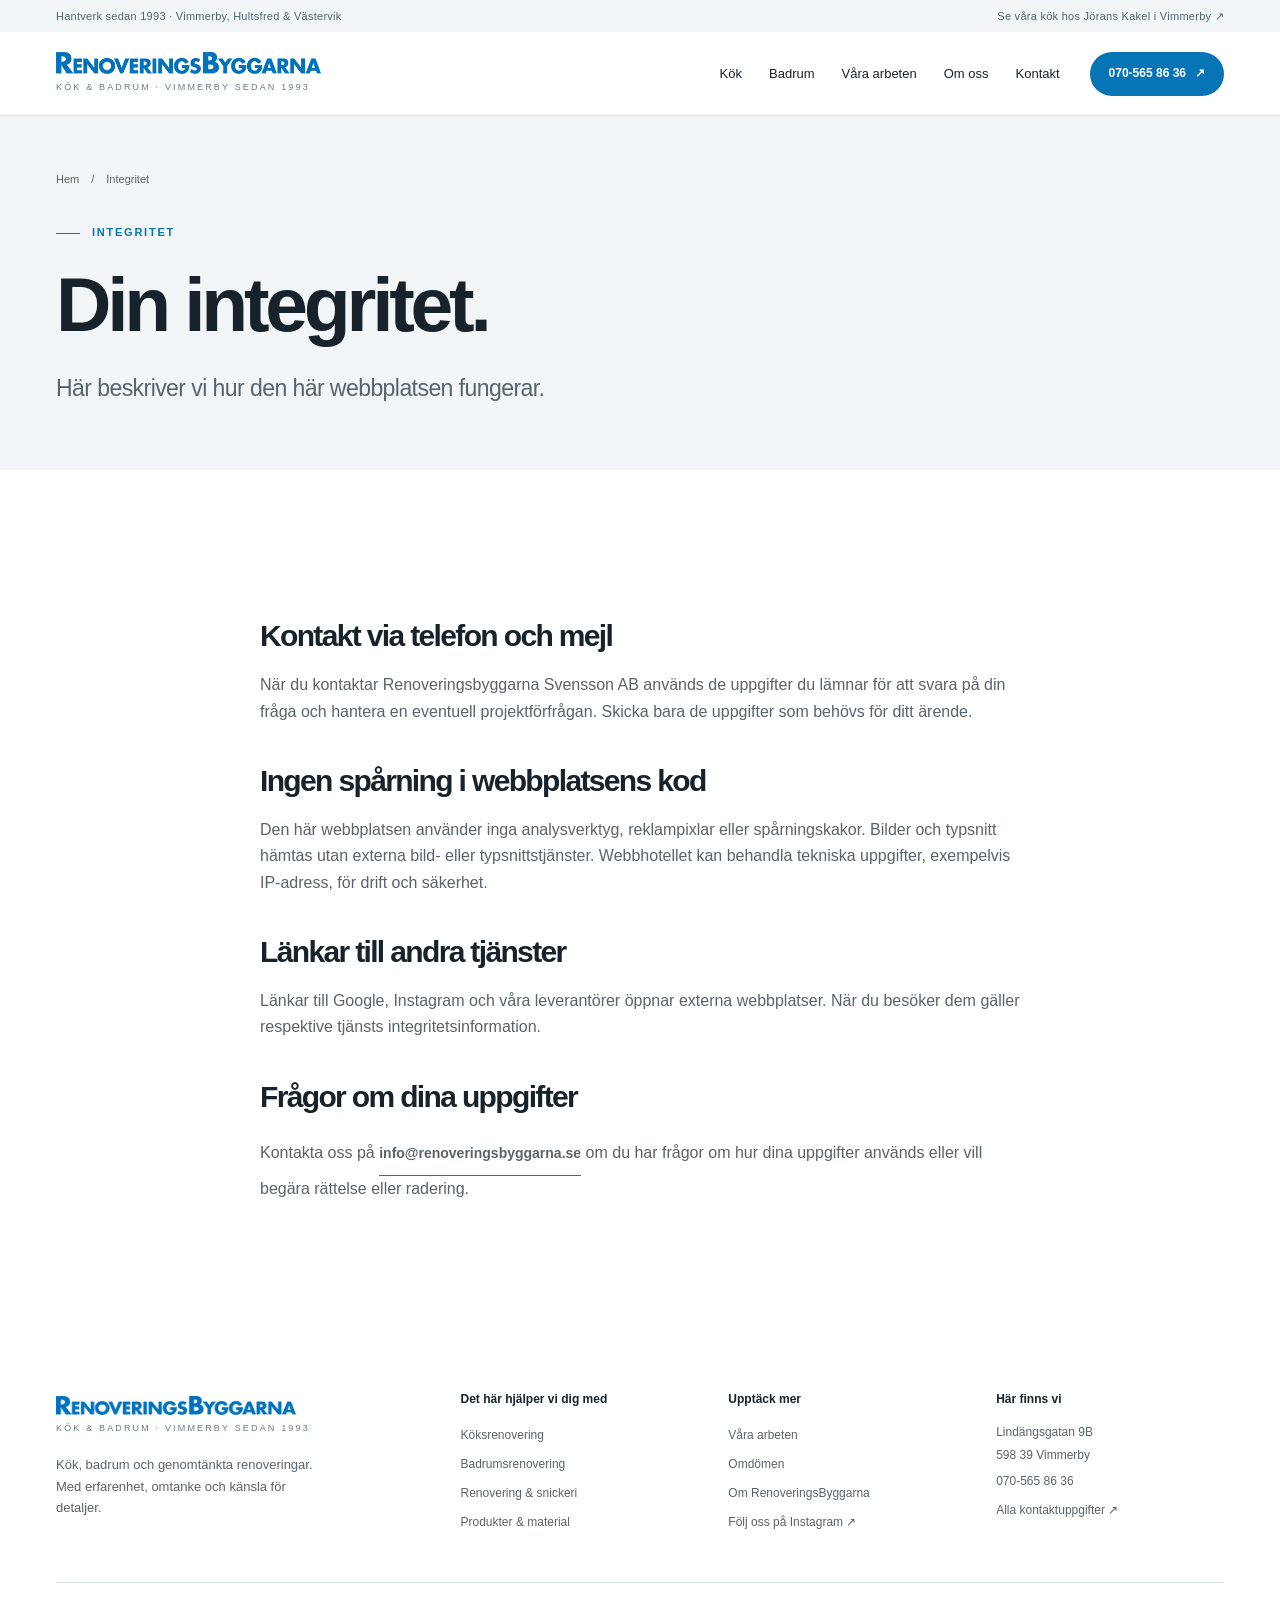
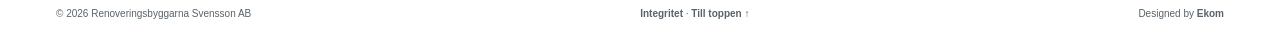
<file: integritet.html>
<!doctype html><html lang="sv"><head><meta charset="utf-8"><meta name="viewport" content="width=device-width,initial-scale=1"><title>Integritet &amp; kontakt | RenoveringsByggarna</title><meta name="description" content="Information om kontakt via mejl och telefon, externa länkar och integritet på RenoveringsByggarnas webbplats."><meta name="theme-color" content="#0674b5"><link rel="canonical" href="http://renoveringsbyggarna.se/integritet.html"><link rel="icon" href="favicon.svg" type="image/svg+xml"><meta property="og:type" content="website"><meta property="og:locale" content="sv_SE"><meta property="og:site_name" content="RenoveringsByggarna"><meta property="og:title" content="Integritet &amp; kontakt | RenoveringsByggarna"><meta property="og:description" content="Information om kontakt via mejl och telefon, externa länkar och integritet på RenoveringsByggarnas webbplats."><meta property="og:url" content="http://renoveringsbyggarna.se/integritet.html"><meta property="og:image" content="http://renoveringsbyggarna.se/assets/start.webp"><meta name="twitter:card" content="summary_large_image"><link rel="stylesheet" href="styles.css"><script src="script.js" defer></script><script type="application/ld+json">[{"@context": "https://schema.org", "@type": "HomeAndConstructionBusiness", "@id": "http://renoveringsbyggarna.se/#foretag", "name": "RenoveringsByggarna", "legalName": "Renoveringsbyggarna Svensson AB", "url": "http://renoveringsbyggarna.se/", "image": "http://renoveringsbyggarna.se/assets/start.webp", "logo": "http://renoveringsbyggarna.se/assets/logo.png", "telephone": "+46705658636", "email": "info@renoveringsbyggarna.se", "foundingDate": "1993", "address": {"@type": "PostalAddress", "streetAddress": "Lindängsgatan 9B", "postalCode": "598 39", "addressLocality": "Vimmerby", "addressCountry": "SE"}, "areaServed": ["Vimmerby", "Hultsfred", "Västervik"], "sameAs": ["https://www.instagram.com/renoveringsbyggarna/", "https://www.google.com/maps?cid=4621940237449796760"], "hasOfferCatalog": {"@type": "OfferCatalog", "name": "Renoveringstjänster", "itemListElement": [{"@type": "Offer", "itemOffered": {"@type": "Service", "name": "Köksrenovering"}}, {"@type": "Offer", "itemOffered": {"@type": "Service", "name": "Badrumsrenovering"}}, {"@type": "Offer", "itemOffered": {"@type": "Service", "name": "Snickeri"}}, {"@type": "Offer", "itemOffered": {"@type": "Service", "name": "Målning och tapetsering"}}]}}, {"@context": "https://schema.org", "@type": "BreadcrumbList", "itemListElement": [{"@type": "ListItem", "position": 1, "name": "Hem", "item": "http://renoveringsbyggarna.se/"}, {"@type": "ListItem", "position": 2, "name": "Integritet & kontakt", "item": "http://renoveringsbyggarna.se/integritet.html"}]}]</script></head><body id="top"><a class="skip" href="#innehall">Hoppa till innehållet</a><div class="topbar"><div class="wrap"><span>Hantverk sedan 1993 · Vimmerby, Hultsfred & Västervik</span><a class="right" href="produkter-och-tjanster.html#utstallning">Se våra kök hos Jörans Kakel i Vimmerby <span aria-hidden="true">↗</span></a></div></div><header class="header"><div class="wrap header-inner"><a class="brand" href="index.html" aria-label="RenoveringsByggarna, till startsidan"><img src="assets/logo.png" width="524" height="43" alt="RenoveringsByggarna"><span>Kök & badrum · Vimmerby sedan 1993</span></a><nav id="navigation" class="nav" aria-label="Huvudmeny"><a href="kok.html" >Kök</a><a href="badrum.html" >Badrum</a><a href="referenser.html" >Våra arbeten</a><a href="om-oss.html" >Om oss</a><a href="kontakt.html" >Kontakt</a></nav><a class="button header-call" href="tel:+46705658636">070-565 86 36 <span aria-hidden="true">↗</span></a><button class="menu-toggle" aria-label="Öppna eller stäng menyn" aria-expanded="false" aria-controls="navigation"><i></i><i></i></button></div></header><main id="innehall"><section class="page-head"><div class="wrap"><div class="breadcrumbs"><a href="index.html">Hem</a><span aria-hidden="true">/</span><span>Integritet</span></div><span class="eyebrow"><span class="overline"></span>Integritet</span><h1>Din integritet.</h1><p class="lead">Här beskriver vi hur den här webbplatsen fungerar.</p></div></section><section class="section"><div class="wrap utility"><h2>Kontakt via telefon och mejl</h2><p>När du kontaktar Renoveringsbyggarna Svensson AB används de uppgifter du lämnar för att svara på din fråga och hantera en eventuell projektförfrågan. Skicka bara de uppgifter som behövs för ditt ärende.</p><h2>Ingen spårning i webbplatsens kod</h2><p>Den här webbplatsen använder inga analysverktyg, reklampixlar eller spårningskakor. Bilder och typsnitt hämtas utan externa bild- eller typsnittstjänster. Webbhotellet kan behandla tekniska uppgifter, exempelvis IP-adress, för drift och säkerhet.</p><h2>Länkar till andra tjänster</h2><p>Länkar till Google, Instagram och våra leverantörer öppnar externa webbplatser. När du besöker dem gäller respektive tjänsts integritetsinformation.</p><h2>Frågor om dina uppgifter</h2><p>Kontakta oss på <a class="text-link" href="mailto:info@renoveringsbyggarna.se">info@renoveringsbyggarna.se</a> om du har frågor om hur dina uppgifter används eller vill begära rättelse eller radering.</p></div></section></main><footer class="footer"><div class="wrap"><div class="footer-top"><div class="footer-brand"><a class="brand" href="index.html" aria-label="RenoveringsByggarna, till startsidan"><img src="assets/logo.png" width="524" height="43" alt="RenoveringsByggarna"><span>Kök & badrum · Vimmerby sedan 1993</span></a><p>Kök, badrum och genomtänkta renoveringar.<br>Med erfarenhet, omtanke och känsla för detaljer.</p></div><div><h3>Det här hjälper vi dig med</h3><ul><li><a href="kok.html">Köksrenovering</a></li><li><a href="badrum.html">Badrumsrenovering</a></li><li><a href="renovering.html">Renovering & snickeri</a></li><li><a href="produkter-och-tjanster.html">Produkter & material</a></li></ul></div><div><h3>Upptäck mer</h3><ul><li><a href="referenser.html">Våra arbeten</a></li><li><a href="referenser.html#omdomen">Omdömen</a></li><li><a href="om-oss.html">Om RenoveringsByggarna</a></li><li><a href="https://www.instagram.com/renoveringsbyggarna/" target="_blank" rel="noopener noreferrer">Följ oss på Instagram ↗</a></li></ul></div><div><h3>Här finns vi</h3><address>Lindängsgatan 9B<br>598 39 Vimmerby</address><ul><li><a href="tel:+46705658636">070-565 86 36</a></li><li><a href="kontakt.html">Alla kontaktuppgifter ↗</a></li></ul></div></div><div class="footer-bottom"><span>© 2026 Renoveringsbyggarna Svensson AB</span><span><a href="integritet.html">Integritet</a> · <a href="#top">Till toppen ↑</a></span><span>Designed by <a href="https://ekom.se" target="_blank" rel="noopener noreferrer">Ekom</a></span></div></div></footer><div class="mobile-contact" aria-label="Snabbkontakt"><a href="tel:+46705658636">Ring Peter ↗</a><a href="mailto:info@renoveringsbyggarna.se">Mejla oss ↗</a></div><dialog class="lightbox" aria-label="Projektbild i större format"><div class="lightbox-head"><span class="lightbox-title"></span><button type="button" data-close aria-label="Stäng bildvisningen">×</button></div><img class="lightbox-image" alt=""><div class="lightbox-controls"><button type="button" data-prev aria-label="Föregående bild">←</button><span class="lightbox-position" aria-live="polite"></span><button type="button" data-next aria-label="Nästa bild">→</button></div></dialog></body></html>
</file>
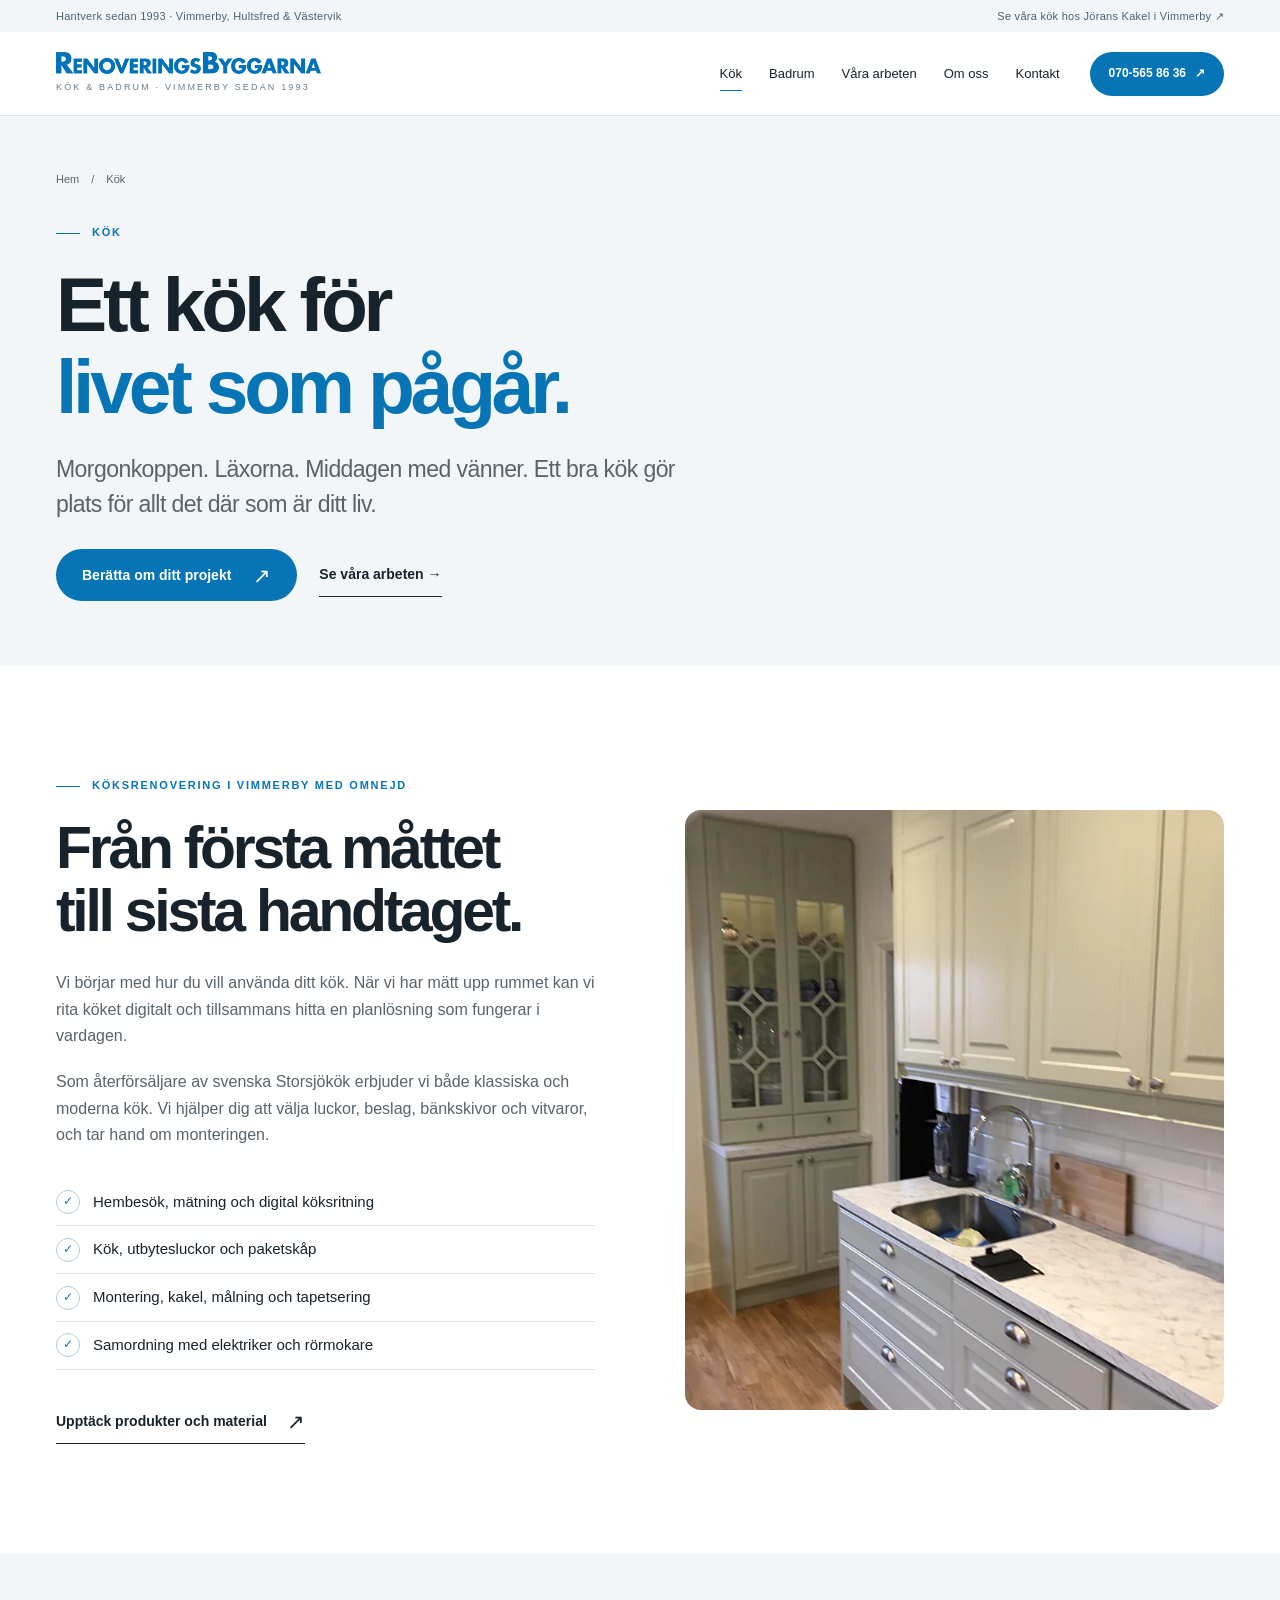
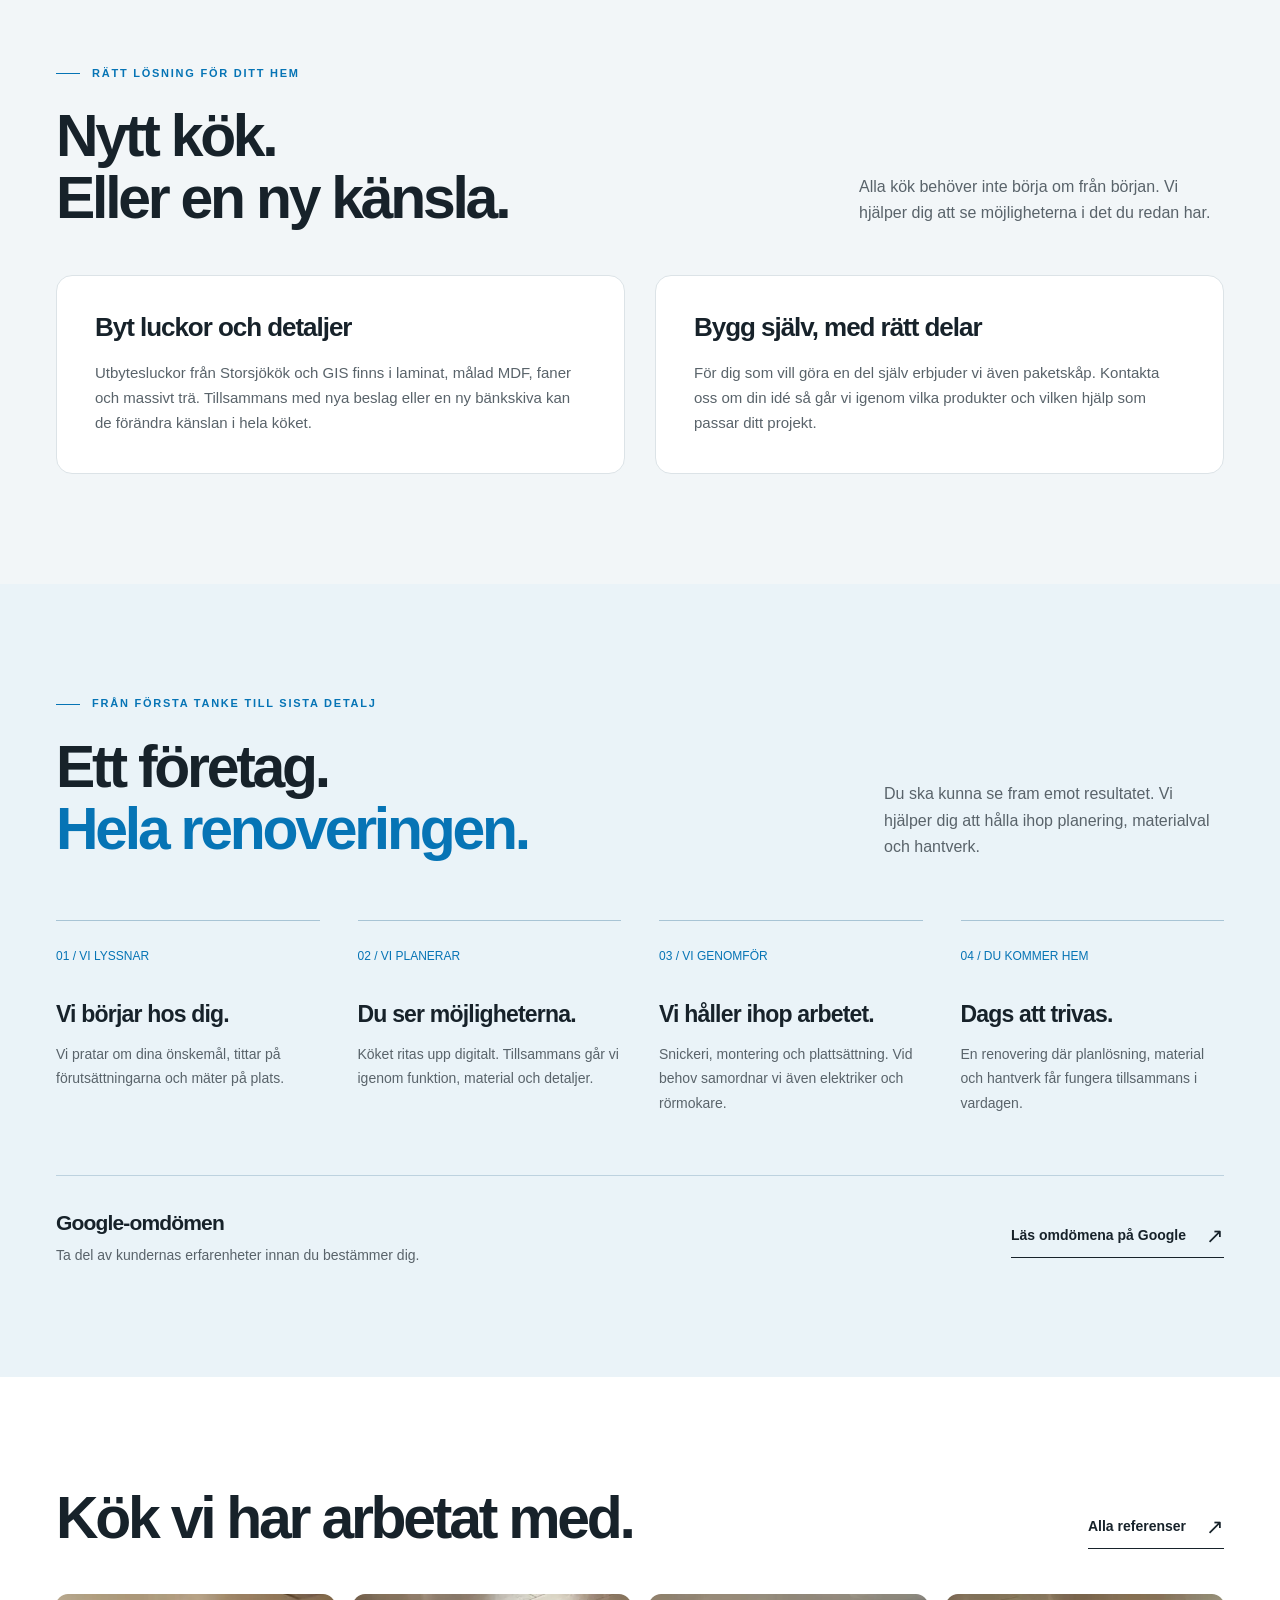
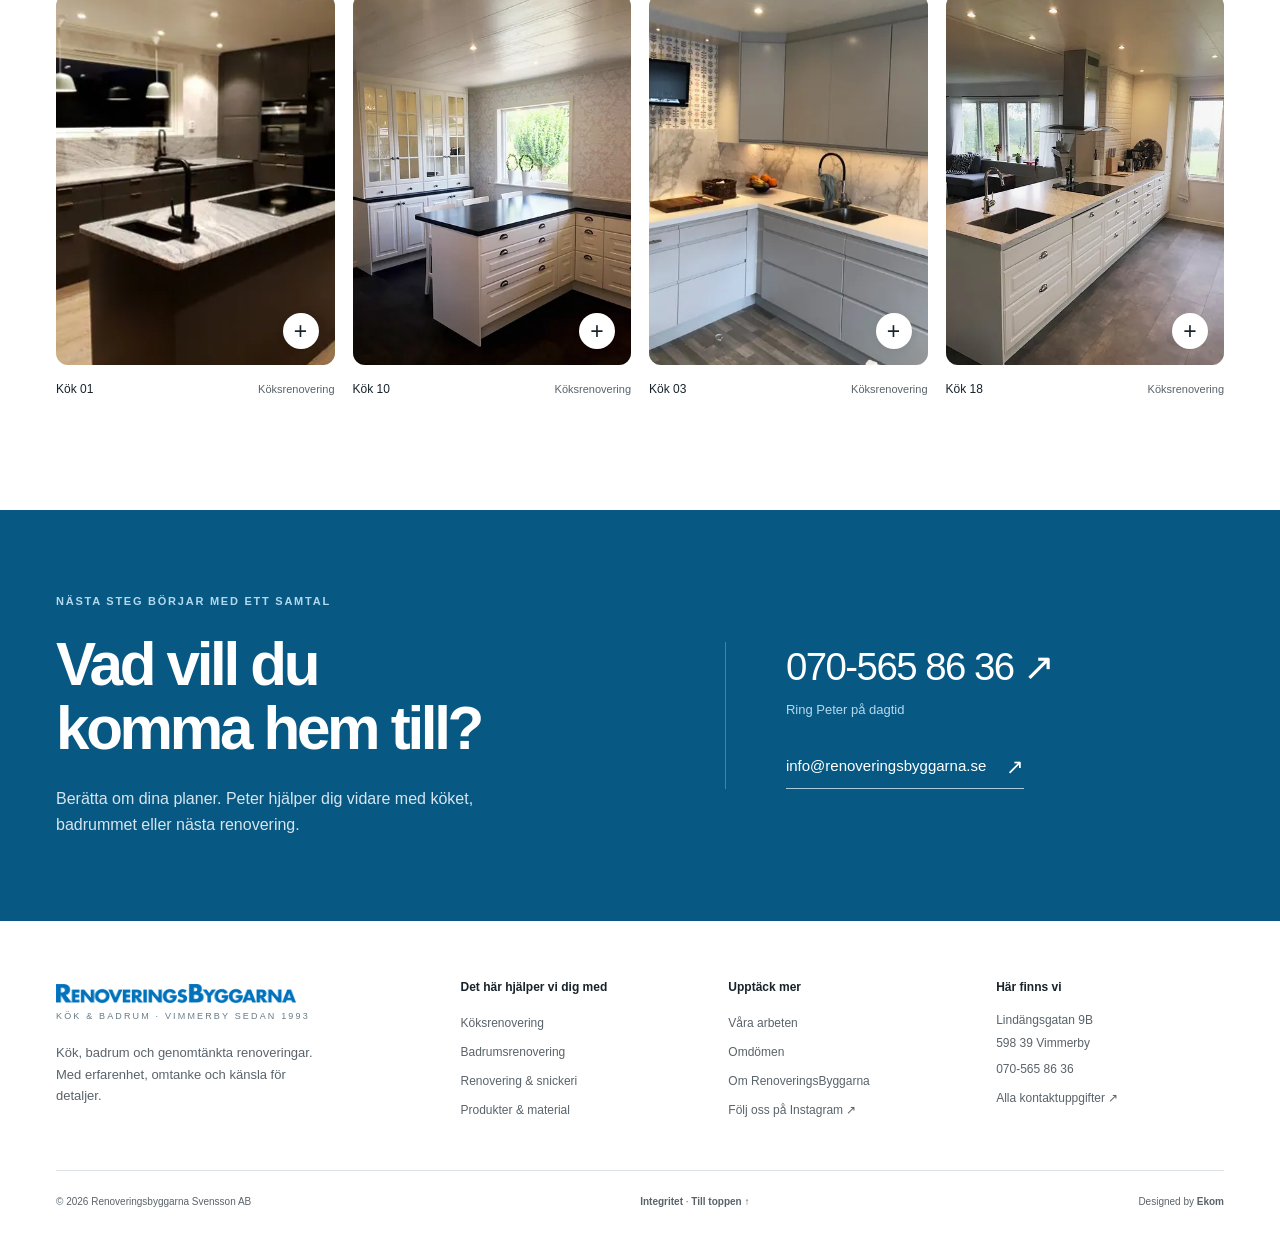
<file: kok.html>
<!doctype html><html lang="sv"><head><meta charset="utf-8"><meta name="viewport" content="width=device-width,initial-scale=1"><title>Köksrenovering i Vimmerby | RenoveringsByggarna</title><meta name="description" content="Nytt kök eller nya köksluckor? Vi hjälper med köksritning, Storsjökök, bänkskivor, vitvaror och montering i Vimmerby, Hultsfred och Västervik."><meta name="theme-color" content="#0674b5"><link rel="canonical" href="http://renoveringsbyggarna.se/kok.html"><link rel="icon" href="favicon.svg" type="image/svg+xml"><meta property="og:type" content="website"><meta property="og:locale" content="sv_SE"><meta property="og:site_name" content="RenoveringsByggarna"><meta property="og:title" content="Köksrenovering i Vimmerby | RenoveringsByggarna"><meta property="og:description" content="Nytt kök eller nya köksluckor? Vi hjälper med köksritning, Storsjökök, bänkskivor, vitvaror och montering i Vimmerby, Hultsfred och Västervik."><meta property="og:url" content="http://renoveringsbyggarna.se/kok.html"><meta property="og:image" content="http://renoveringsbyggarna.se/assets/start.webp"><meta name="twitter:card" content="summary_large_image"><link rel="stylesheet" href="styles.css"><script src="script.js" defer></script><script type="application/ld+json">[{"@context": "https://schema.org", "@type": "HomeAndConstructionBusiness", "@id": "http://renoveringsbyggarna.se/#foretag", "name": "RenoveringsByggarna", "legalName": "Renoveringsbyggarna Svensson AB", "url": "http://renoveringsbyggarna.se/", "image": "http://renoveringsbyggarna.se/assets/start.webp", "logo": "http://renoveringsbyggarna.se/assets/logo.png", "telephone": "+46705658636", "email": "info@renoveringsbyggarna.se", "foundingDate": "1993", "address": {"@type": "PostalAddress", "streetAddress": "Lindängsgatan 9B", "postalCode": "598 39", "addressLocality": "Vimmerby", "addressCountry": "SE"}, "areaServed": ["Vimmerby", "Hultsfred", "Västervik"], "sameAs": ["https://www.instagram.com/renoveringsbyggarna/", "https://www.google.com/maps?cid=4621940237449796760"], "hasOfferCatalog": {"@type": "OfferCatalog", "name": "Renoveringstjänster", "itemListElement": [{"@type": "Offer", "itemOffered": {"@type": "Service", "name": "Köksrenovering"}}, {"@type": "Offer", "itemOffered": {"@type": "Service", "name": "Badrumsrenovering"}}, {"@type": "Offer", "itemOffered": {"@type": "Service", "name": "Snickeri"}}, {"@type": "Offer", "itemOffered": {"@type": "Service", "name": "Målning och tapetsering"}}]}}, {"@context": "https://schema.org", "@type": "BreadcrumbList", "itemListElement": [{"@type": "ListItem", "position": 1, "name": "Hem", "item": "http://renoveringsbyggarna.se/"}, {"@type": "ListItem", "position": 2, "name": "Köksrenovering i Vimmerby", "item": "http://renoveringsbyggarna.se/kok.html"}]}]</script></head><body id="top"><a class="skip" href="#innehall">Hoppa till innehållet</a><div class="topbar"><div class="wrap"><span>Hantverk sedan 1993 · Vimmerby, Hultsfred & Västervik</span><a class="right" href="produkter-och-tjanster.html#utstallning">Se våra kök hos Jörans Kakel i Vimmerby <span aria-hidden="true">↗</span></a></div></div><header class="header"><div class="wrap header-inner"><a class="brand" href="index.html" aria-label="RenoveringsByggarna, till startsidan"><img src="assets/logo.png" width="524" height="43" alt="RenoveringsByggarna"><span>Kök & badrum · Vimmerby sedan 1993</span></a><nav id="navigation" class="nav" aria-label="Huvudmeny"><a href="kok.html" aria-current="page">Kök</a><a href="badrum.html" >Badrum</a><a href="referenser.html" >Våra arbeten</a><a href="om-oss.html" >Om oss</a><a href="kontakt.html" >Kontakt</a></nav><a class="button header-call" href="tel:+46705658636">070-565 86 36 <span aria-hidden="true">↗</span></a><button class="menu-toggle" aria-label="Öppna eller stäng menyn" aria-expanded="false" aria-controls="navigation"><i></i><i></i></button></div></header><main id="innehall"><section class="page-head"><div class="wrap"><div class="breadcrumbs"><a href="index.html">Hem</a><span aria-hidden="true">/</span><span>Kök</span></div><span class="eyebrow"><span class="overline"></span>Kök</span><h1>Ett kök för<br><span class="accent">livet som pågår.</span></h1><p class="lead">Morgonkoppen. Läxorna. Middagen med vänner. Ett bra kök gör plats för allt det där som är ditt liv.</p><div class="actions"><a class="button" href="kontakt.html">Berätta om ditt projekt <span class="arrow" aria-hidden="true">↗</span></a><a class="text-link" href="referenser.html">Se våra arbeten →</a></div></div></section><section class="section"><div class="wrap split"><div class="split-copy"><span class="eyebrow"><span class="overline"></span>Köksrenovering i Vimmerby med omnejd</span><h2>Från första måttet<br>till sista handtaget.</h2><p>Vi börjar med hur du vill använda ditt kök. När vi har mätt upp rummet kan vi rita köket digitalt och tillsammans hitta en planlösning som fungerar i vardagen.</p><p>Som återförsäljare av svenska Storsjökök erbjuder vi både klassiska och moderna kök. Vi hjälper dig att välja luckor, beslag, bänkskivor och vitvaror, och tar hand om monteringen.</p><ul class="check-list"><li>Hembesök, mätning och digital köksritning</li><li>Kök, utbytesluckor och paketskåp</li><li>Montering, kakel, målning och tapetsering</li><li>Samordning med elektriker och rörmokare</li></ul><a class="text-link" href="produkter-och-tjanster.html">Upptäck produkter och material <span class="arrow" aria-hidden="true">↗</span></a></div><img class="split-image" src="assets/kok5.webp" srcset="assets/kok5-480.webp 480w, assets/kok5.webp 703w" sizes="(max-width: 740px) 100vw, 50vw" width="703" height="1024" alt="Köksrenovering med ljusa luckor och arbetsö" fetchpriority=high decoding="async"></div></section><section class="section content-pale"><div class="wrap"><div class="section-heading"><div><span class="eyebrow"><span class="overline"></span>Rätt lösning för ditt hem</span><h2>Nytt kök.<br>Eller en ny känsla.</h2></div><p>Alla kök behöver inte börja om från början. Vi hjälper dig att se möjligheterna i det du redan har.</p></div><div class="detail-grid"><div class="detail-box"><h3>Byt luckor och detaljer</h3><p>Utbytesluckor från Storsjökök och GIS finns i laminat, målad MDF, faner och massivt trä. Tillsammans med nya beslag eller en ny bänkskiva kan de förändra känslan i hela köket.</p></div><div class="detail-box"><h3>Bygg själv, med rätt delar</h3><p>För dig som vill göra en del själv erbjuder vi även paketskåp. Kontakta oss om din idé så går vi igenom vilka produkter och vilken hjälp som passar ditt projekt.</p></div></div></div></section><section class="section process"><div class="wrap"><div class="process-top"><div><span class="eyebrow"><span class="overline"></span>Från första tanke till sista detalj</span><h2>Ett företag.<br><span class="accent">Hela renoveringen.</span></h2></div><p>Du ska kunna se fram emot resultatet. Vi hjälper dig att hålla ihop planering, materialval och hantverk.</p></div><div class="process-steps"><div class="process-step"><span class="step-index">01 / VI LYSSNAR</span><h3>Vi börjar hos dig.</h3><p>Vi pratar om dina önskemål, tittar på förutsättningarna och mäter på plats.</p></div><div class="process-step"><span class="step-index">02 / VI PLANERAR</span><h3>Du ser möjligheterna.</h3><p>Köket ritas upp digitalt. Tillsammans går vi igenom funktion, material och detaljer.</p></div><div class="process-step"><span class="step-index">03 / VI GENOMFÖR</span><h3>Vi håller ihop arbetet.</h3><p>Snickeri, montering och plattsättning. Vid behov samordnar vi även elektriker och rörmokare.</p></div><div class="process-step"><span class="step-index">04 / DU KOMMER HEM</span><h3>Dags att trivas.</h3><p>En renovering där planlösning, material och hantverk får fungera tillsammans i vardagen.</p></div></div><div class="review-bar"><div><span class="google-word">Google-omdömen</span><p>Ta del av kundernas erfarenheter innan du bestämmer dig.</p></div><a class="text-link" href="https://www.google.com/maps?cid=4621940237449796760" target="_blank" rel="noopener noreferrer">Läs omdömena på Google <span class="arrow" aria-hidden="true">↗</span></a></div></div></section><section class="section"><div class="wrap"><div class="section-heading"><h2>Kök vi har arbetat med.</h2><a class="text-link" href="referenser.html">Alla referenser <span class="arrow" aria-hidden="true">↗</span></a></div><div class="project-grid"><figure class="project-card" data-category="kok"><a href="assets/kok13-hemsida.webp" data-gallery data-caption="Kök 01" aria-label="Öppna bild: Kök 01"><img class="" src="assets/kok13-hemsida.webp" srcset="assets/kok13-hemsida-480.webp 480w, assets/kok13-hemsida.webp 577w" sizes="(max-width: 740px) 45vw, (max-width: 1000px) 45vw, 24vw" width="577" height="433" alt="Kök 01, referens från RenoveringsByggarna" loading=lazy decoding="async"><span class="zoom" aria-hidden="true">+</span></a><figcaption><span>Kök 01</span><small>Köksrenovering</small></figcaption></figure><figure class="project-card" data-category="kok"><a href="assets/kok4.webp" data-gallery data-caption="Kök 10" aria-label="Öppna bild: Kök 10"><img class="" src="assets/kok4.webp" srcset="assets/kok4-480.webp 480w, assets/kok4.webp 768w" sizes="(max-width: 740px) 45vw, (max-width: 1000px) 45vw, 24vw" width="768" height="923" alt="Kök 10, referens från RenoveringsByggarna" loading=lazy decoding="async"><span class="zoom" aria-hidden="true">+</span></a><figcaption><span>Kök 10</span><small>Köksrenovering</small></figcaption></figure><figure class="project-card" data-category="kok"><a href="assets/kok10-hemsida-luni.webp" data-gallery data-caption="Kök 03" aria-label="Öppna bild: Kök 03"><img class="" src="assets/kok10-hemsida-luni.webp" srcset="assets/kok10-hemsida-luni-480.webp 480w, assets/kok10-hemsida-luni.webp 768w" sizes="(max-width: 740px) 45vw, (max-width: 1000px) 45vw, 24vw" width="768" height="859" alt="Kök 03, referens från RenoveringsByggarna" loading=lazy decoding="async"><span class="zoom" aria-hidden="true">+</span></a><figcaption><span>Kök 03</span><small>Köksrenovering</small></figcaption></figure><figure class="project-card" data-category="kok"><a href="assets/kok7.webp" data-gallery data-caption="Kök 18" aria-label="Öppna bild: Kök 18"><img class="" src="assets/kok7.webp" srcset="assets/kok7-480.webp 480w, assets/kok7.webp 757w" sizes="(max-width: 740px) 45vw, (max-width: 1000px) 45vw, 24vw" width="757" height="1010" alt="Kök 18, referens från RenoveringsByggarna" loading=lazy decoding="async"><span class="zoom" aria-hidden="true">+</span></a><figcaption><span>Kök 18</span><small>Köksrenovering</small></figcaption></figure></div></div></section><section class="contact-band"><div class="wrap contact-layout"><div><span class="eyebrow">Nästa steg börjar med ett samtal</span><h2>Vad vill du<br>komma hem till?</h2><p>Berätta om dina planer. Peter hjälper dig vidare med köket, badrummet eller nästa renovering.</p></div><div class="contact-links"><a class="phone-link" href="tel:+46705658636">070-565 86 36 <span aria-hidden="true">↗</span></a><small>Ring Peter på dagtid</small><a class="email-link" href="mailto:info@renoveringsbyggarna.se">info@renoveringsbyggarna.se <span class="arrow" aria-hidden="true">↗</span></a></div></div></section></main><footer class="footer"><div class="wrap"><div class="footer-top"><div class="footer-brand"><a class="brand" href="index.html" aria-label="RenoveringsByggarna, till startsidan"><img src="assets/logo.png" width="524" height="43" alt="RenoveringsByggarna"><span>Kök & badrum · Vimmerby sedan 1993</span></a><p>Kök, badrum och genomtänkta renoveringar.<br>Med erfarenhet, omtanke och känsla för detaljer.</p></div><div><h3>Det här hjälper vi dig med</h3><ul><li><a href="kok.html">Köksrenovering</a></li><li><a href="badrum.html">Badrumsrenovering</a></li><li><a href="renovering.html">Renovering & snickeri</a></li><li><a href="produkter-och-tjanster.html">Produkter & material</a></li></ul></div><div><h3>Upptäck mer</h3><ul><li><a href="referenser.html">Våra arbeten</a></li><li><a href="referenser.html#omdomen">Omdömen</a></li><li><a href="om-oss.html">Om RenoveringsByggarna</a></li><li><a href="https://www.instagram.com/renoveringsbyggarna/" target="_blank" rel="noopener noreferrer">Följ oss på Instagram ↗</a></li></ul></div><div><h3>Här finns vi</h3><address>Lindängsgatan 9B<br>598 39 Vimmerby</address><ul><li><a href="tel:+46705658636">070-565 86 36</a></li><li><a href="kontakt.html">Alla kontaktuppgifter ↗</a></li></ul></div></div><div class="footer-bottom"><span>© 2026 Renoveringsbyggarna Svensson AB</span><span><a href="integritet.html">Integritet</a> · <a href="#top">Till toppen ↑</a></span><span>Designed by <a href="https://ekom.se" target="_blank" rel="noopener noreferrer">Ekom</a></span></div></div></footer><div class="mobile-contact" aria-label="Snabbkontakt"><a href="tel:+46705658636">Ring Peter ↗</a><a href="mailto:info@renoveringsbyggarna.se">Mejla oss ↗</a></div><dialog class="lightbox" aria-label="Projektbild i större format"><div class="lightbox-head"><span class="lightbox-title"></span><button type="button" data-close aria-label="Stäng bildvisningen">×</button></div><img class="lightbox-image" alt=""><div class="lightbox-controls"><button type="button" data-prev aria-label="Föregående bild">←</button><span class="lightbox-position" aria-live="polite"></span><button type="button" data-next aria-label="Nästa bild">→</button></div></dialog></body></html>
</file>
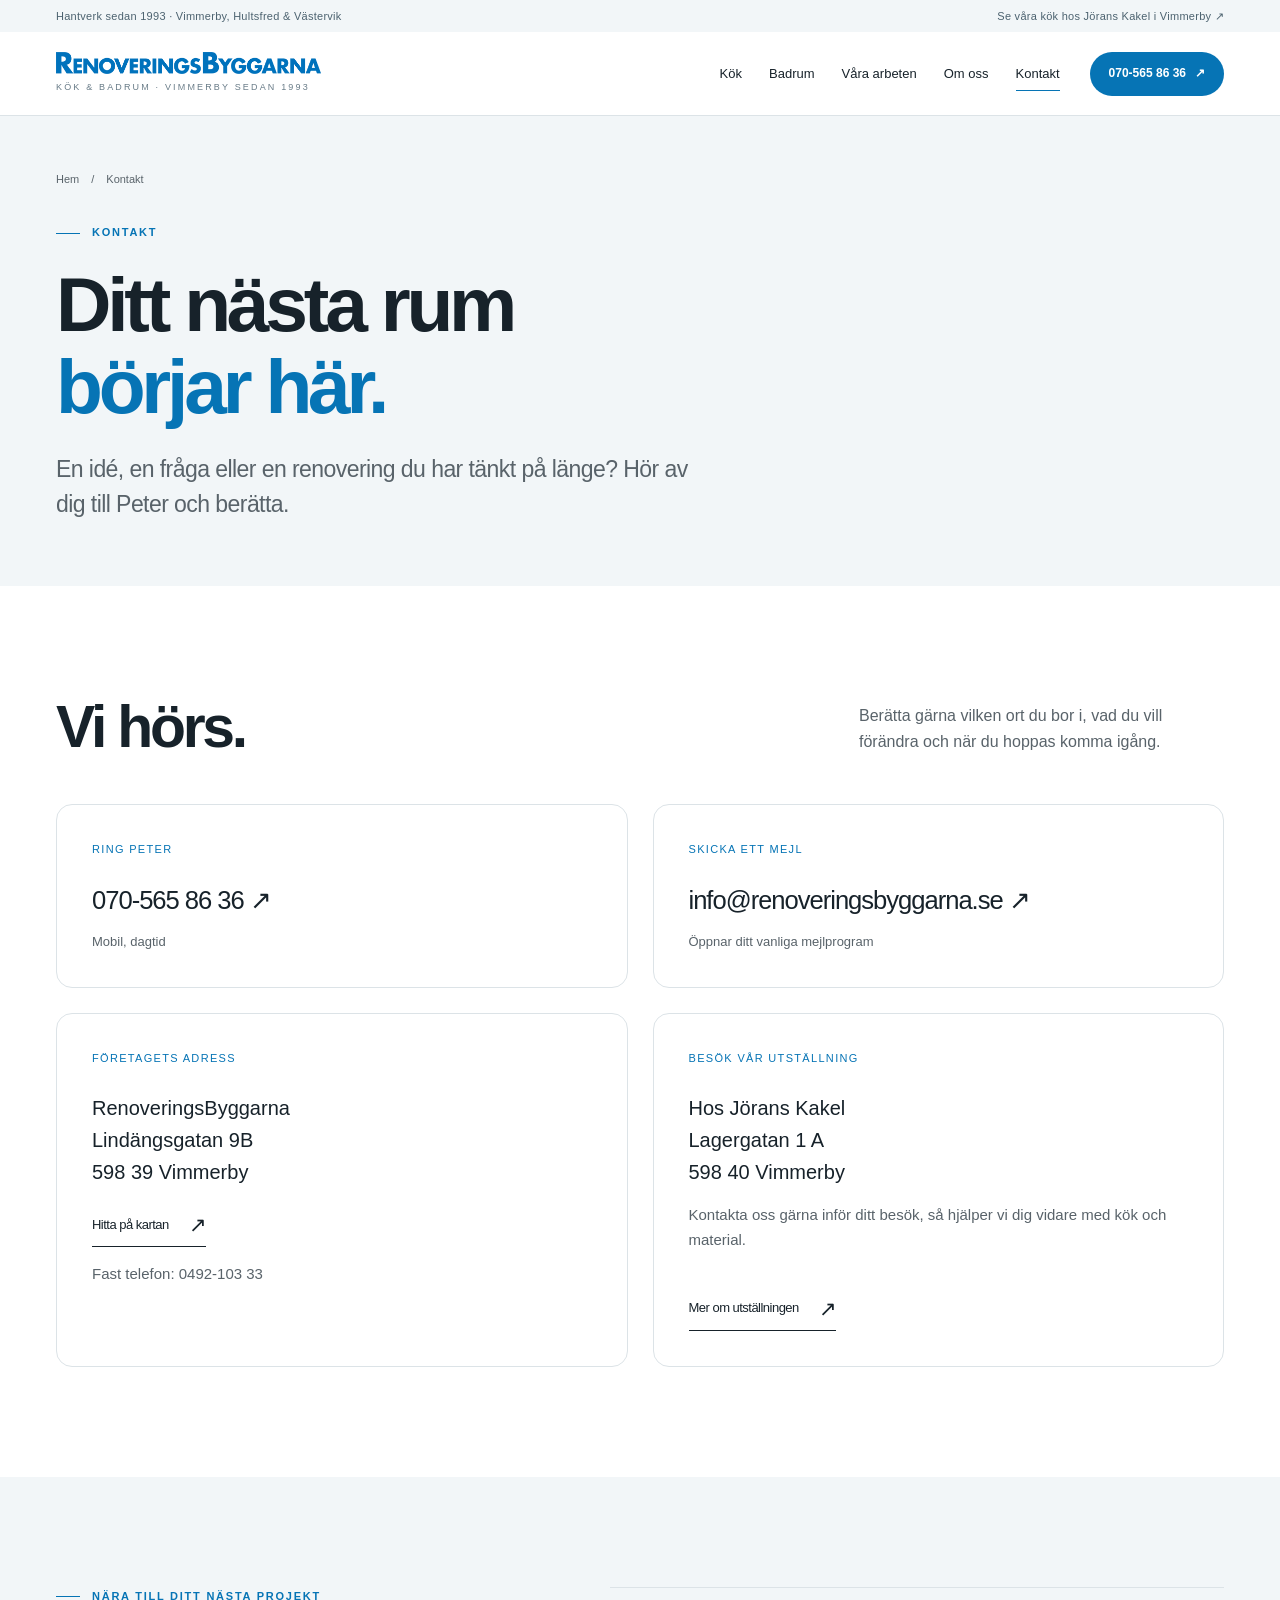
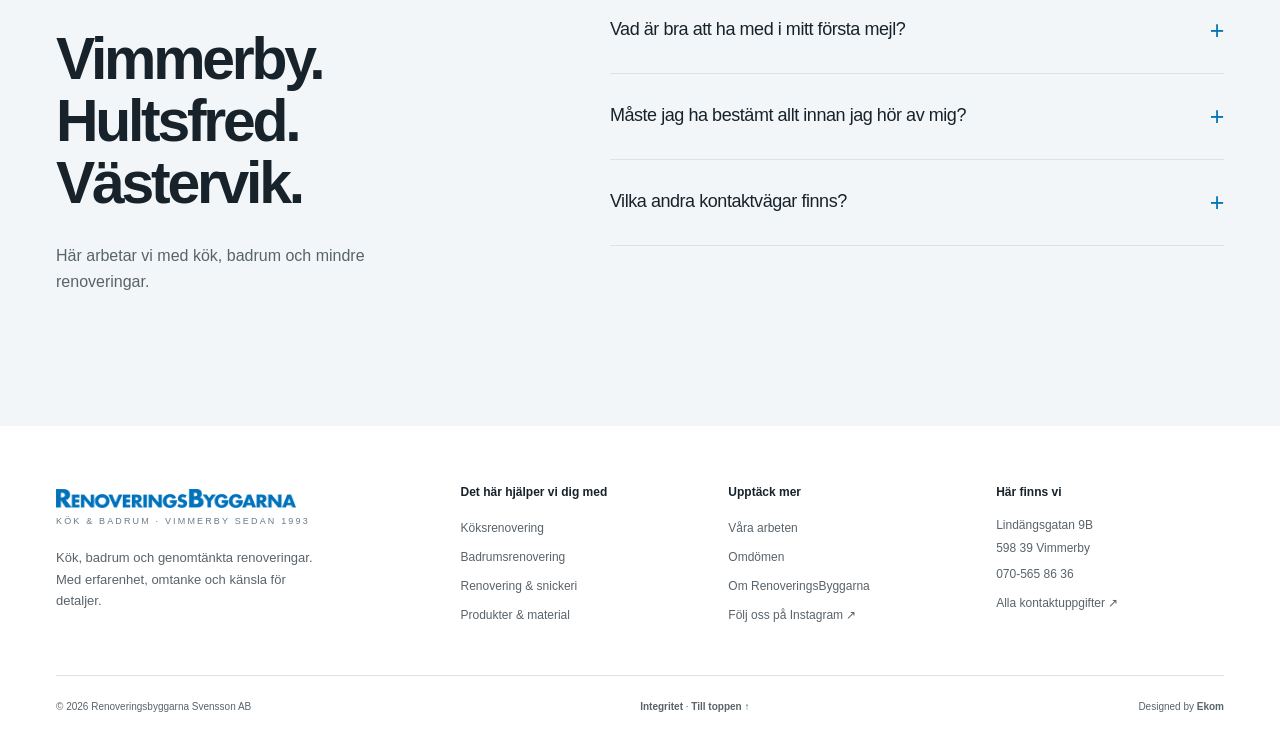
<file: kontakt.html>
<!doctype html><html lang="sv"><head><meta charset="utf-8"><meta name="viewport" content="width=device-width,initial-scale=1"><title>Kontakta Peter i Vimmerby | RenoveringsByggarna</title><meta name="description" content="Planerar du ett nytt kök eller badrum? Ring Peter på 070-565 86 36 eller mejla info@renoveringsbyggarna.se. Vi utgår från Vimmerby."><meta name="theme-color" content="#0674b5"><link rel="canonical" href="http://renoveringsbyggarna.se/kontakt.html"><link rel="icon" href="favicon.svg" type="image/svg+xml"><meta property="og:type" content="website"><meta property="og:locale" content="sv_SE"><meta property="og:site_name" content="RenoveringsByggarna"><meta property="og:title" content="Kontakta Peter i Vimmerby | RenoveringsByggarna"><meta property="og:description" content="Planerar du ett nytt kök eller badrum? Ring Peter på 070-565 86 36 eller mejla info@renoveringsbyggarna.se. Vi utgår från Vimmerby."><meta property="og:url" content="http://renoveringsbyggarna.se/kontakt.html"><meta property="og:image" content="http://renoveringsbyggarna.se/assets/start.webp"><meta name="twitter:card" content="summary_large_image"><link rel="stylesheet" href="styles.css"><script src="script.js" defer></script><script type="application/ld+json">[{"@context": "https://schema.org", "@type": "HomeAndConstructionBusiness", "@id": "http://renoveringsbyggarna.se/#foretag", "name": "RenoveringsByggarna", "legalName": "Renoveringsbyggarna Svensson AB", "url": "http://renoveringsbyggarna.se/", "image": "http://renoveringsbyggarna.se/assets/start.webp", "logo": "http://renoveringsbyggarna.se/assets/logo.png", "telephone": "+46705658636", "email": "info@renoveringsbyggarna.se", "foundingDate": "1993", "address": {"@type": "PostalAddress", "streetAddress": "Lindängsgatan 9B", "postalCode": "598 39", "addressLocality": "Vimmerby", "addressCountry": "SE"}, "areaServed": ["Vimmerby", "Hultsfred", "Västervik"], "sameAs": ["https://www.instagram.com/renoveringsbyggarna/", "https://www.google.com/maps?cid=4621940237449796760"], "hasOfferCatalog": {"@type": "OfferCatalog", "name": "Renoveringstjänster", "itemListElement": [{"@type": "Offer", "itemOffered": {"@type": "Service", "name": "Köksrenovering"}}, {"@type": "Offer", "itemOffered": {"@type": "Service", "name": "Badrumsrenovering"}}, {"@type": "Offer", "itemOffered": {"@type": "Service", "name": "Snickeri"}}, {"@type": "Offer", "itemOffered": {"@type": "Service", "name": "Målning och tapetsering"}}]}}, {"@context": "https://schema.org", "@type": "BreadcrumbList", "itemListElement": [{"@type": "ListItem", "position": 1, "name": "Hem", "item": "http://renoveringsbyggarna.se/"}, {"@type": "ListItem", "position": 2, "name": "Kontakta Peter i Vimmerby", "item": "http://renoveringsbyggarna.se/kontakt.html"}]}]</script></head><body id="top"><a class="skip" href="#innehall">Hoppa till innehållet</a><div class="topbar"><div class="wrap"><span>Hantverk sedan 1993 · Vimmerby, Hultsfred & Västervik</span><a class="right" href="produkter-och-tjanster.html#utstallning">Se våra kök hos Jörans Kakel i Vimmerby <span aria-hidden="true">↗</span></a></div></div><header class="header"><div class="wrap header-inner"><a class="brand" href="index.html" aria-label="RenoveringsByggarna, till startsidan"><img src="assets/logo.png" width="524" height="43" alt="RenoveringsByggarna"><span>Kök & badrum · Vimmerby sedan 1993</span></a><nav id="navigation" class="nav" aria-label="Huvudmeny"><a href="kok.html" >Kök</a><a href="badrum.html" >Badrum</a><a href="referenser.html" >Våra arbeten</a><a href="om-oss.html" >Om oss</a><a href="kontakt.html" aria-current="page">Kontakt</a></nav><a class="button header-call" href="tel:+46705658636">070-565 86 36 <span aria-hidden="true">↗</span></a><button class="menu-toggle" aria-label="Öppna eller stäng menyn" aria-expanded="false" aria-controls="navigation"><i></i><i></i></button></div></header><main id="innehall"><section class="page-head"><div class="wrap"><div class="breadcrumbs"><a href="index.html">Hem</a><span aria-hidden="true">/</span><span>Kontakt</span></div><span class="eyebrow"><span class="overline"></span>Kontakt</span><h1>Ditt nästa rum<br><span class="accent">börjar här.</span></h1><p class="lead">En idé, en fråga eller en renovering du har tänkt på länge? Hör av dig till Peter och berätta.</p></div></section><section class="section"><div class="wrap"><div class="section-heading"><h2>Vi hörs.</h2><p>Berätta gärna vilken ort du bor i, vad du vill förändra och när du hoppas komma igång.</p></div><div class="contact-cards"><div class="contact-card"><span>Ring Peter</span><a href="tel:+46705658636">070-565 86 36 ↗</a><small>Mobil, dagtid</small></div><div class="contact-card"><span>Skicka ett mejl</span><a href="mailto:info@renoveringsbyggarna.se">info@renoveringsbyggarna.se ↗</a><small>Öppnar ditt vanliga mejlprogram</small></div><div class="contact-card"><span>Företagets adress</span><address>RenoveringsByggarna<br>Lindängsgatan 9B<br>598 39 Vimmerby</address><a class="text-link" href="https://www.google.com/maps?cid=4621940237449796760" target="_blank" rel="noopener noreferrer">Hitta på kartan <span class="arrow" aria-hidden="true">↗</span></a><p>Fast telefon: <a href="tel:+4649210333">0492-103 33</a></p></div><div class="contact-card"><span>Besök vår utställning</span><address>Hos Jörans Kakel<br>Lagergatan 1 A<br>598 40 Vimmerby</address><p>Kontakta oss gärna inför ditt besök, så hjälper vi dig vidare med kök och material.</p><a class="text-link" href="produkter-och-tjanster.html#utstallning">Mer om utställningen <span class="arrow" aria-hidden="true">↗</span></a></div></div></div></section><section class="section content-pale"><div class="wrap faq-layout"><div class="faq-intro"><span class="eyebrow"><span class="overline"></span>Nära till ditt nästa projekt</span><h2>Vimmerby.<br>Hultsfred.<br>Västervik.</h2><p>Här arbetar vi med kök, badrum och mindre renoveringar.</p></div><div class="faqs"><details><summary>Vad är bra att ha med i mitt första mejl?</summary><p>Beskriv vad du vill göra, var bostaden ligger och ungefär när du vill renovera. Du får gärna bifoga bilder på rummet och eventuella mått, om du har dem.</p></details><details><summary>Måste jag ha bestämt allt innan jag hör av mig?</summary><p>Nej. Vi hjälper dig med planering och materialval. Berätta vilka tankar du har, så går vi vidare tillsammans.</p></details><details><summary>Vilka andra kontaktvägar finns?</summary><p>Utöver telefon och mejl hittar du våra arbeten på Instagram under @renoveringsbyggarna. För frågor om ett projekt rekommenderar vi att du ringer eller mejlar Peter.</p></details></div></div></section></main><footer class="footer"><div class="wrap"><div class="footer-top"><div class="footer-brand"><a class="brand" href="index.html" aria-label="RenoveringsByggarna, till startsidan"><img src="assets/logo.png" width="524" height="43" alt="RenoveringsByggarna"><span>Kök & badrum · Vimmerby sedan 1993</span></a><p>Kök, badrum och genomtänkta renoveringar.<br>Med erfarenhet, omtanke och känsla för detaljer.</p></div><div><h3>Det här hjälper vi dig med</h3><ul><li><a href="kok.html">Köksrenovering</a></li><li><a href="badrum.html">Badrumsrenovering</a></li><li><a href="renovering.html">Renovering & snickeri</a></li><li><a href="produkter-och-tjanster.html">Produkter & material</a></li></ul></div><div><h3>Upptäck mer</h3><ul><li><a href="referenser.html">Våra arbeten</a></li><li><a href="referenser.html#omdomen">Omdömen</a></li><li><a href="om-oss.html">Om RenoveringsByggarna</a></li><li><a href="https://www.instagram.com/renoveringsbyggarna/" target="_blank" rel="noopener noreferrer">Följ oss på Instagram ↗</a></li></ul></div><div><h3>Här finns vi</h3><address>Lindängsgatan 9B<br>598 39 Vimmerby</address><ul><li><a href="tel:+46705658636">070-565 86 36</a></li><li><a href="kontakt.html">Alla kontaktuppgifter ↗</a></li></ul></div></div><div class="footer-bottom"><span>© 2026 Renoveringsbyggarna Svensson AB</span><span><a href="integritet.html">Integritet</a> · <a href="#top">Till toppen ↑</a></span><span>Designed by <a href="https://ekom.se" target="_blank" rel="noopener noreferrer">Ekom</a></span></div></div></footer><div class="mobile-contact" aria-label="Snabbkontakt"><a href="tel:+46705658636">Ring Peter ↗</a><a href="mailto:info@renoveringsbyggarna.se">Mejla oss ↗</a></div><dialog class="lightbox" aria-label="Projektbild i större format"><div class="lightbox-head"><span class="lightbox-title"></span><button type="button" data-close aria-label="Stäng bildvisningen">×</button></div><img class="lightbox-image" alt=""><div class="lightbox-controls"><button type="button" data-prev aria-label="Föregående bild">←</button><span class="lightbox-position" aria-live="polite"></span><button type="button" data-next aria-label="Nästa bild">→</button></div></dialog></body></html>
</file>
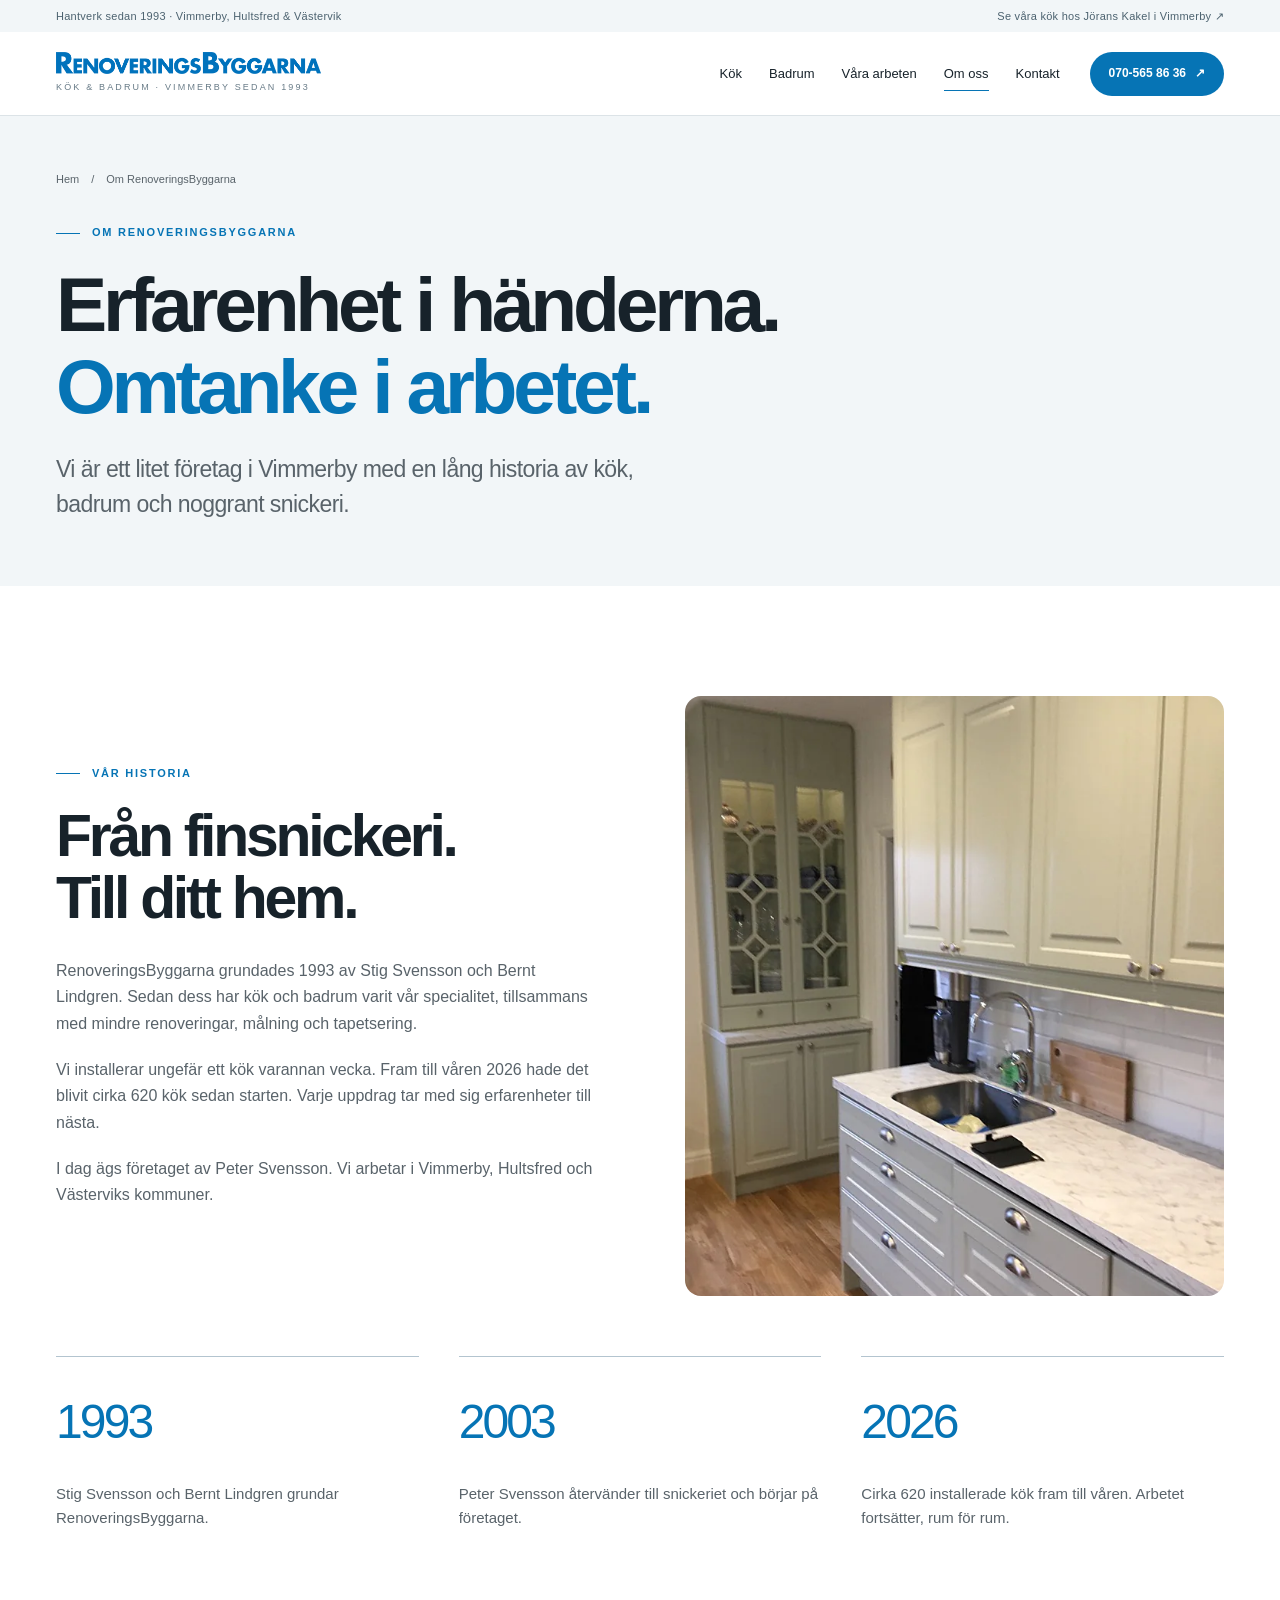
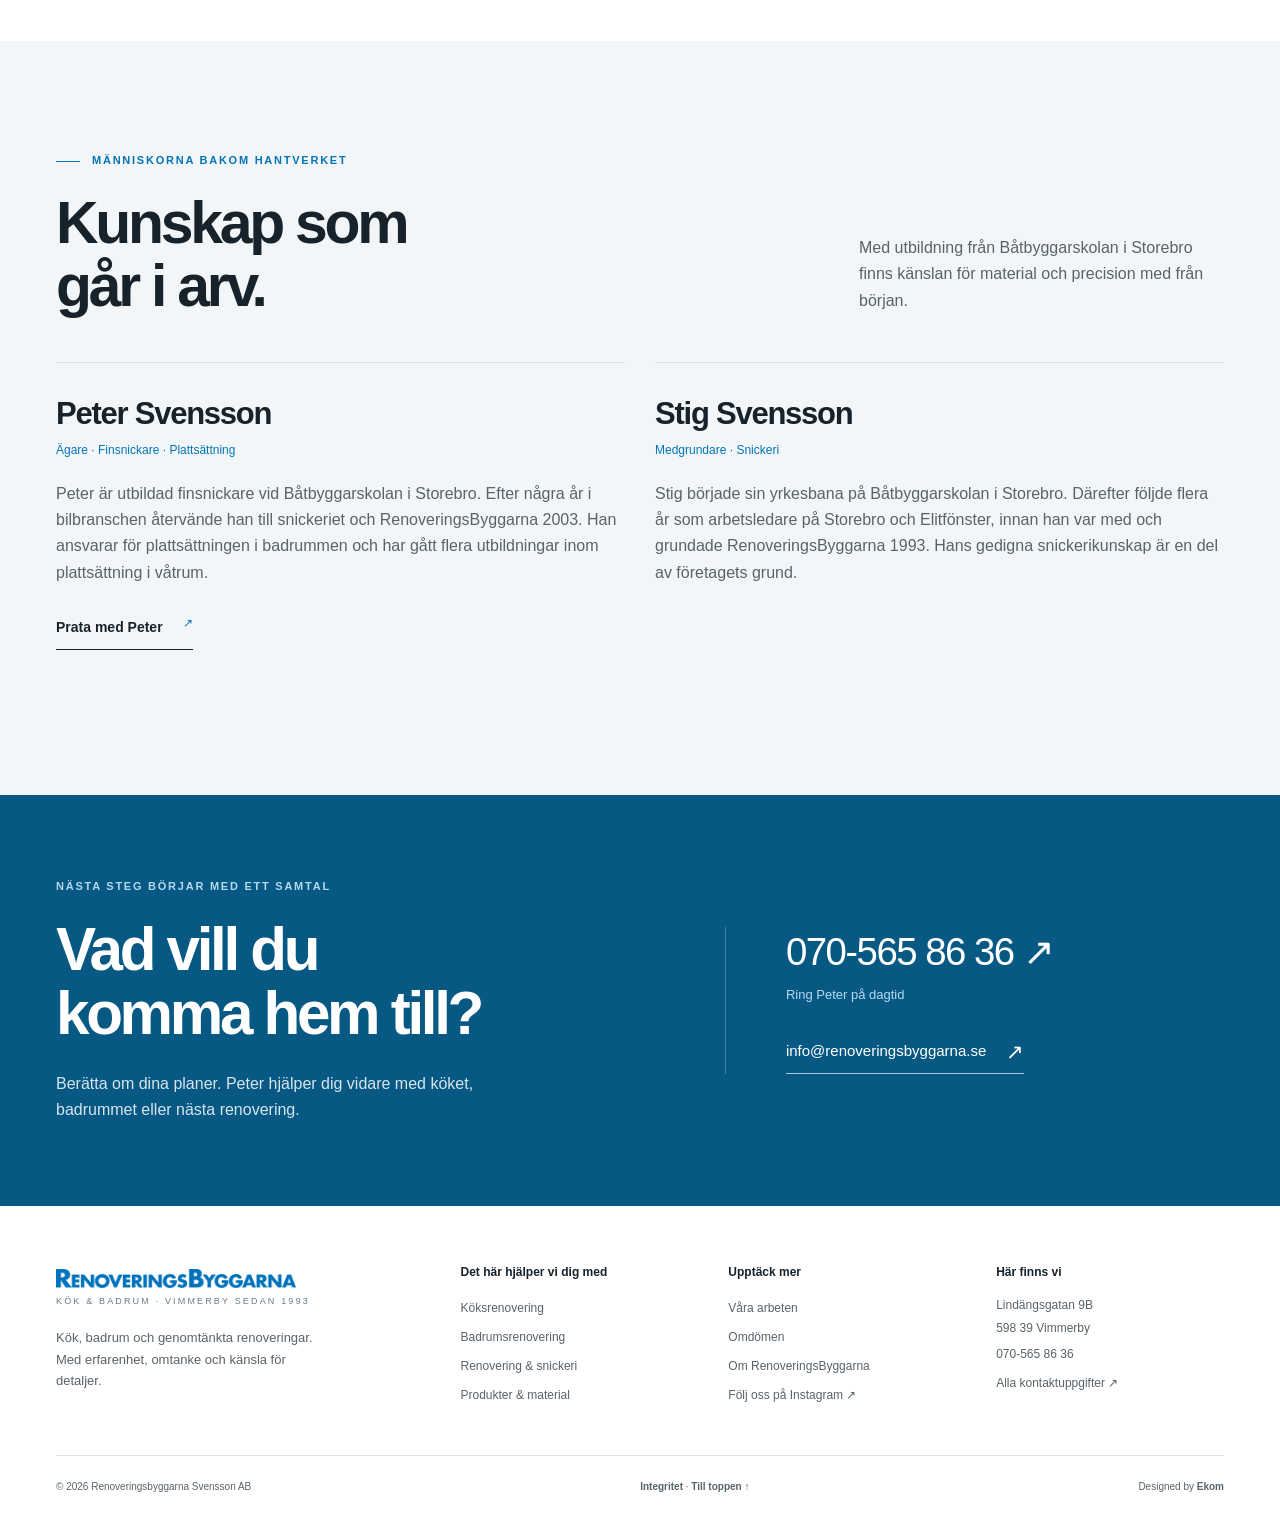
<file: om-oss.html>
<!doctype html><html lang="sv"><head><meta charset="utf-8"><meta name="viewport" content="width=device-width,initial-scale=1"><title>Om oss – hantverk sedan 1993 | RenoveringsByggarna</title><meta name="description" content="Lär känna Renoveringsbyggarna i Vimmerby. Grundat 1993 av Stig Svensson och Bernt Lindgren, i dag med Peter Svensson som ägare."><meta name="theme-color" content="#0674b5"><link rel="canonical" href="http://renoveringsbyggarna.se/om-oss.html"><link rel="icon" href="favicon.svg" type="image/svg+xml"><meta property="og:type" content="website"><meta property="og:locale" content="sv_SE"><meta property="og:site_name" content="RenoveringsByggarna"><meta property="og:title" content="Om oss – hantverk sedan 1993 | RenoveringsByggarna"><meta property="og:description" content="Lär känna Renoveringsbyggarna i Vimmerby. Grundat 1993 av Stig Svensson och Bernt Lindgren, i dag med Peter Svensson som ägare."><meta property="og:url" content="http://renoveringsbyggarna.se/om-oss.html"><meta property="og:image" content="http://renoveringsbyggarna.se/assets/start.webp"><meta name="twitter:card" content="summary_large_image"><link rel="stylesheet" href="styles.css"><script src="script.js" defer></script><script type="application/ld+json">[{"@context": "https://schema.org", "@type": "HomeAndConstructionBusiness", "@id": "http://renoveringsbyggarna.se/#foretag", "name": "RenoveringsByggarna", "legalName": "Renoveringsbyggarna Svensson AB", "url": "http://renoveringsbyggarna.se/", "image": "http://renoveringsbyggarna.se/assets/start.webp", "logo": "http://renoveringsbyggarna.se/assets/logo.png", "telephone": "+46705658636", "email": "info@renoveringsbyggarna.se", "foundingDate": "1993", "address": {"@type": "PostalAddress", "streetAddress": "Lindängsgatan 9B", "postalCode": "598 39", "addressLocality": "Vimmerby", "addressCountry": "SE"}, "areaServed": ["Vimmerby", "Hultsfred", "Västervik"], "sameAs": ["https://www.instagram.com/renoveringsbyggarna/", "https://www.google.com/maps?cid=4621940237449796760"], "hasOfferCatalog": {"@type": "OfferCatalog", "name": "Renoveringstjänster", "itemListElement": [{"@type": "Offer", "itemOffered": {"@type": "Service", "name": "Köksrenovering"}}, {"@type": "Offer", "itemOffered": {"@type": "Service", "name": "Badrumsrenovering"}}, {"@type": "Offer", "itemOffered": {"@type": "Service", "name": "Snickeri"}}, {"@type": "Offer", "itemOffered": {"@type": "Service", "name": "Målning och tapetsering"}}]}}, {"@context": "https://schema.org", "@type": "BreadcrumbList", "itemListElement": [{"@type": "ListItem", "position": 1, "name": "Hem", "item": "http://renoveringsbyggarna.se/"}, {"@type": "ListItem", "position": 2, "name": "Om oss – hantverk sedan 1993", "item": "http://renoveringsbyggarna.se/om-oss.html"}]}]</script></head><body id="top"><a class="skip" href="#innehall">Hoppa till innehållet</a><div class="topbar"><div class="wrap"><span>Hantverk sedan 1993 · Vimmerby, Hultsfred & Västervik</span><a class="right" href="produkter-och-tjanster.html#utstallning">Se våra kök hos Jörans Kakel i Vimmerby <span aria-hidden="true">↗</span></a></div></div><header class="header"><div class="wrap header-inner"><a class="brand" href="index.html" aria-label="RenoveringsByggarna, till startsidan"><img src="assets/logo.png" width="524" height="43" alt="RenoveringsByggarna"><span>Kök & badrum · Vimmerby sedan 1993</span></a><nav id="navigation" class="nav" aria-label="Huvudmeny"><a href="kok.html" >Kök</a><a href="badrum.html" >Badrum</a><a href="referenser.html" >Våra arbeten</a><a href="om-oss.html" aria-current="page">Om oss</a><a href="kontakt.html" >Kontakt</a></nav><a class="button header-call" href="tel:+46705658636">070-565 86 36 <span aria-hidden="true">↗</span></a><button class="menu-toggle" aria-label="Öppna eller stäng menyn" aria-expanded="false" aria-controls="navigation"><i></i><i></i></button></div></header><main id="innehall"><section class="page-head"><div class="wrap"><div class="breadcrumbs"><a href="index.html">Hem</a><span aria-hidden="true">/</span><span>Om RenoveringsByggarna</span></div><span class="eyebrow"><span class="overline"></span>Om RenoveringsByggarna</span><h1>Erfarenhet i händerna.<br><span class="accent">Omtanke i arbetet.</span></h1><p class="lead">Vi är ett litet företag i Vimmerby med en lång historia av kök, badrum och noggrant snickeri.</p></div></section><section class="section"><div class="wrap split"><div class="split-copy"><span class="eyebrow"><span class="overline"></span>Vår historia</span><h2>Från finsnickeri.<br>Till ditt hem.</h2><p>RenoveringsByggarna grundades 1993 av Stig Svensson och Bernt Lindgren. Sedan dess har kök och badrum varit vår specialitet, tillsammans med mindre renoveringar, målning och tapetsering.</p><p>Vi installerar ungefär ett kök varannan vecka. Fram till våren 2026 hade det blivit cirka 620 kök sedan starten. Varje uppdrag tar med sig erfarenheter till nästa.</p><p>I dag ägs företaget av Peter Svensson. Vi arbetar i Vimmerby, Hultsfred och Västerviks kommuner.</p></div><img class="split-image" src="assets/kok5.webp" srcset="assets/kok5-480.webp 480w, assets/kok5.webp 703w" sizes="(max-width: 740px) 100vw, 50vw" width="703" height="1024" alt="Ljust kök med köksö, referensprojekt från RenoveringsByggarna" fetchpriority=high decoding="async"></div><div class="wrap timeline"><div><strong>1993</strong><p>Stig Svensson och Bernt Lindgren grundar RenoveringsByggarna.</p></div><div><strong>2003</strong><p>Peter Svensson återvänder till snickeriet och börjar på företaget.</p></div><div><strong>2026</strong><p>Cirka 620 installerade kök fram till våren. Arbetet fortsätter, rum för rum.</p></div></div></section><section class="section content-pale"><div class="wrap"><div class="section-heading"><div><span class="eyebrow"><span class="overline"></span>Människorna bakom hantverket</span><h2>Kunskap som<br>går i arv.</h2></div><p>Med utbildning från Båtbyggarskolan i Storebro finns känslan för material och precision med från början.</p></div><div class="detail-grid"><div class="person-card"><h3>Peter Svensson</h3><span>Ägare · Finsnickare · Plattsättning</span><p>Peter är utbildad finsnickare vid Båtbyggarskolan i Storebro. Efter några år i bilbranschen återvände han till snickeriet och RenoveringsByggarna 2003. Han ansvarar för plattsättningen i badrummen och har gått flera utbildningar inom plattsättning i våtrum.</p><a class="text-link" href="tel:+46705658636">Prata med Peter <span class="arrow" aria-hidden="true">↗</span></a></div><div class="person-card"><h3>Stig Svensson</h3><span>Medgrundare · Snickeri</span><p>Stig började sin yrkesbana på Båtbyggarskolan i Storebro. Därefter följde flera år som arbetsledare på Storebro och Elitfönster, innan han var med och grundade RenoveringsByggarna 1993. Hans gedigna snickerikunskap är en del av företagets grund.</p></div></div></div></section><section class="contact-band"><div class="wrap contact-layout"><div><span class="eyebrow">Nästa steg börjar med ett samtal</span><h2>Vad vill du<br>komma hem till?</h2><p>Berätta om dina planer. Peter hjälper dig vidare med köket, badrummet eller nästa renovering.</p></div><div class="contact-links"><a class="phone-link" href="tel:+46705658636">070-565 86 36 <span aria-hidden="true">↗</span></a><small>Ring Peter på dagtid</small><a class="email-link" href="mailto:info@renoveringsbyggarna.se">info@renoveringsbyggarna.se <span class="arrow" aria-hidden="true">↗</span></a></div></div></section></main><footer class="footer"><div class="wrap"><div class="footer-top"><div class="footer-brand"><a class="brand" href="index.html" aria-label="RenoveringsByggarna, till startsidan"><img src="assets/logo.png" width="524" height="43" alt="RenoveringsByggarna"><span>Kök & badrum · Vimmerby sedan 1993</span></a><p>Kök, badrum och genomtänkta renoveringar.<br>Med erfarenhet, omtanke och känsla för detaljer.</p></div><div><h3>Det här hjälper vi dig med</h3><ul><li><a href="kok.html">Köksrenovering</a></li><li><a href="badrum.html">Badrumsrenovering</a></li><li><a href="renovering.html">Renovering & snickeri</a></li><li><a href="produkter-och-tjanster.html">Produkter & material</a></li></ul></div><div><h3>Upptäck mer</h3><ul><li><a href="referenser.html">Våra arbeten</a></li><li><a href="referenser.html#omdomen">Omdömen</a></li><li><a href="om-oss.html">Om RenoveringsByggarna</a></li><li><a href="https://www.instagram.com/renoveringsbyggarna/" target="_blank" rel="noopener noreferrer">Följ oss på Instagram ↗</a></li></ul></div><div><h3>Här finns vi</h3><address>Lindängsgatan 9B<br>598 39 Vimmerby</address><ul><li><a href="tel:+46705658636">070-565 86 36</a></li><li><a href="kontakt.html">Alla kontaktuppgifter ↗</a></li></ul></div></div><div class="footer-bottom"><span>© 2026 Renoveringsbyggarna Svensson AB</span><span><a href="integritet.html">Integritet</a> · <a href="#top">Till toppen ↑</a></span><span>Designed by <a href="https://ekom.se" target="_blank" rel="noopener noreferrer">Ekom</a></span></div></div></footer><div class="mobile-contact" aria-label="Snabbkontakt"><a href="tel:+46705658636">Ring Peter ↗</a><a href="mailto:info@renoveringsbyggarna.se">Mejla oss ↗</a></div><dialog class="lightbox" aria-label="Projektbild i större format"><div class="lightbox-head"><span class="lightbox-title"></span><button type="button" data-close aria-label="Stäng bildvisningen">×</button></div><img class="lightbox-image" alt=""><div class="lightbox-controls"><button type="button" data-prev aria-label="Föregående bild">←</button><span class="lightbox-position" aria-live="polite"></span><button type="button" data-next aria-label="Nästa bild">→</button></div></dialog></body></html>
</file>
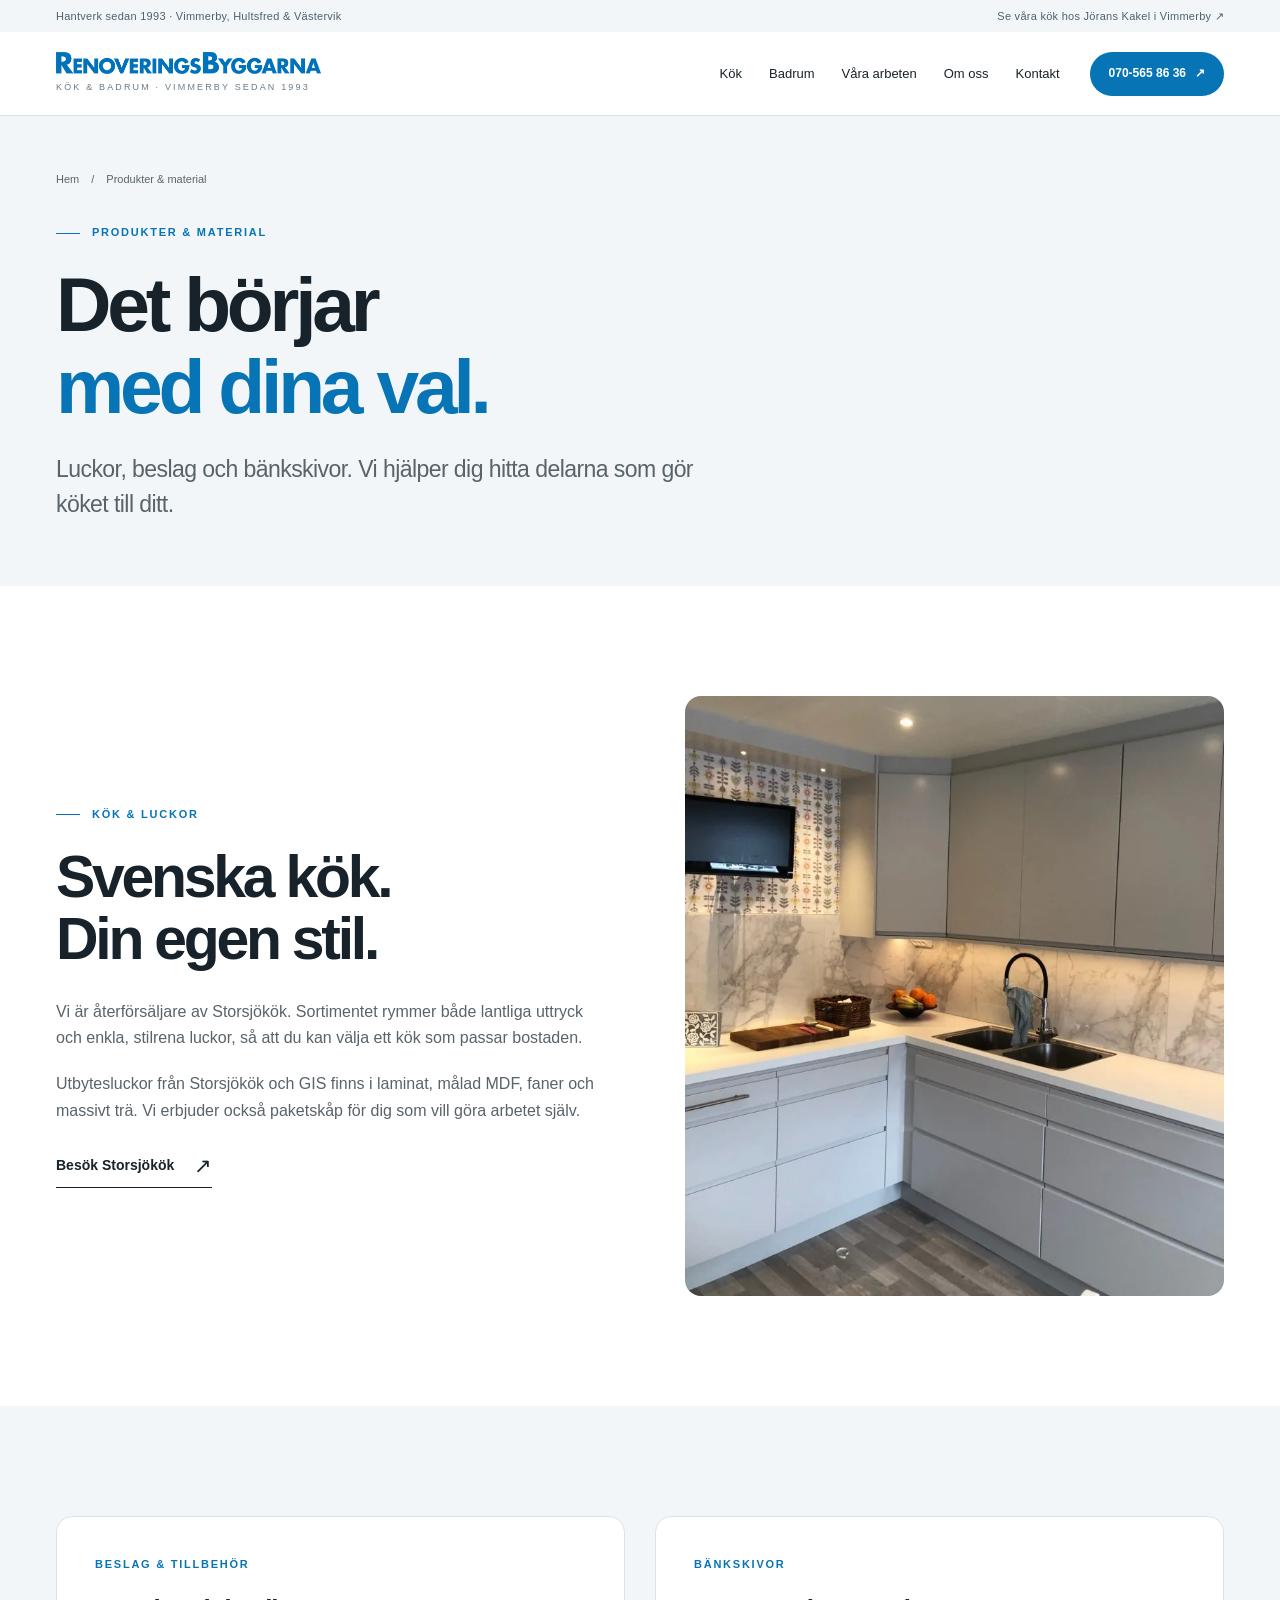
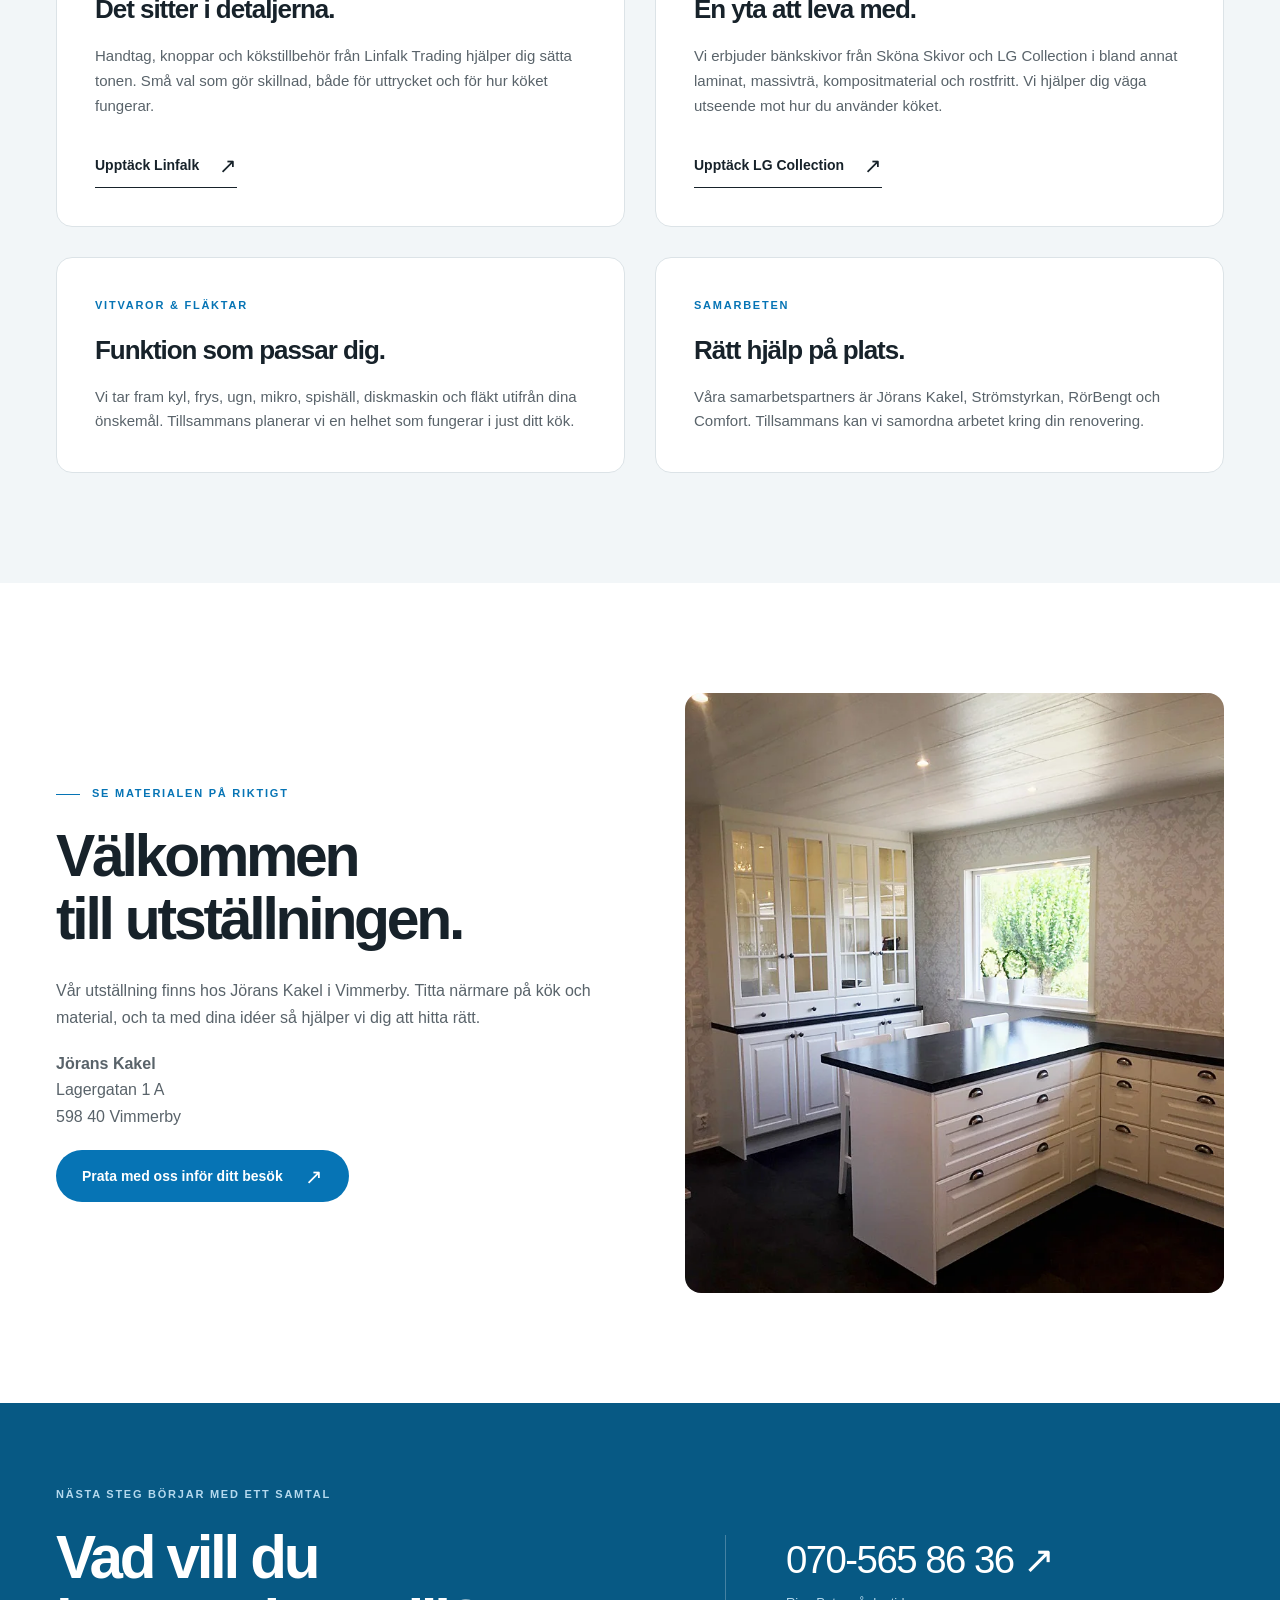
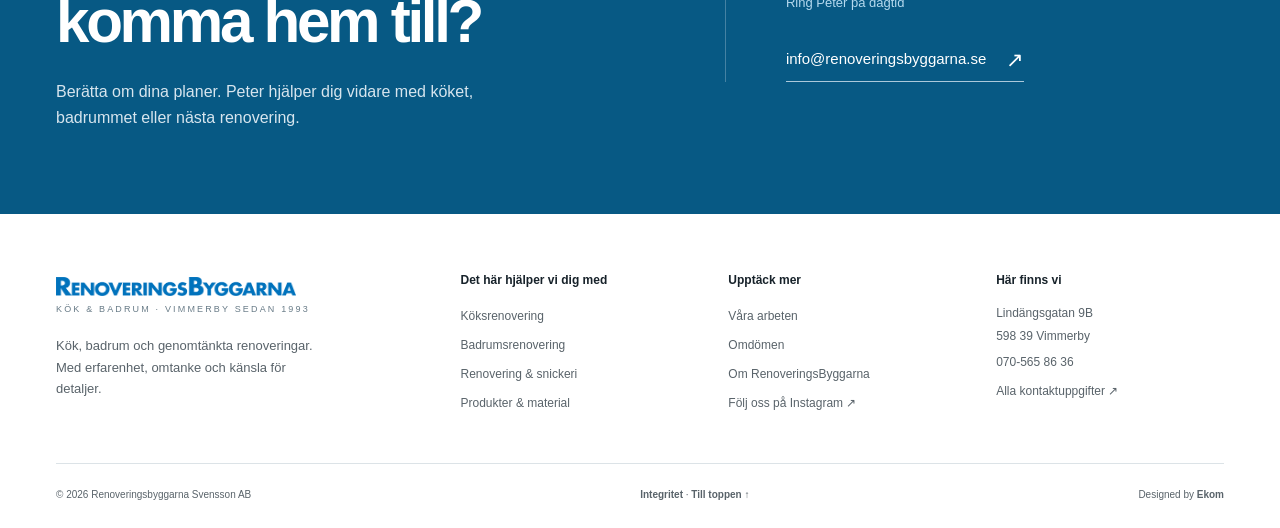
<file: produkter-och-tjanster.html>
<!doctype html><html lang="sv"><head><meta charset="utf-8"><meta name="viewport" content="width=device-width,initial-scale=1"><title>Kök, luckor &amp; bänkskivor | RenoveringsByggarna</title><meta name="description" content="Upptäck Storsjökök, utbytesluckor, beslag från Linfalk och bänkskivor från LG Collection. Se utställningen hos Jörans Kakel i Vimmerby."><meta name="theme-color" content="#0674b5"><link rel="canonical" href="http://renoveringsbyggarna.se/produkter-och-tjanster.html"><link rel="icon" href="favicon.svg" type="image/svg+xml"><meta property="og:type" content="website"><meta property="og:locale" content="sv_SE"><meta property="og:site_name" content="RenoveringsByggarna"><meta property="og:title" content="Kök, luckor &amp; bänkskivor | RenoveringsByggarna"><meta property="og:description" content="Upptäck Storsjökök, utbytesluckor, beslag från Linfalk och bänkskivor från LG Collection. Se utställningen hos Jörans Kakel i Vimmerby."><meta property="og:url" content="http://renoveringsbyggarna.se/produkter-och-tjanster.html"><meta property="og:image" content="http://renoveringsbyggarna.se/assets/start.webp"><meta name="twitter:card" content="summary_large_image"><link rel="stylesheet" href="styles.css"><script src="script.js" defer></script><script type="application/ld+json">[{"@context": "https://schema.org", "@type": "HomeAndConstructionBusiness", "@id": "http://renoveringsbyggarna.se/#foretag", "name": "RenoveringsByggarna", "legalName": "Renoveringsbyggarna Svensson AB", "url": "http://renoveringsbyggarna.se/", "image": "http://renoveringsbyggarna.se/assets/start.webp", "logo": "http://renoveringsbyggarna.se/assets/logo.png", "telephone": "+46705658636", "email": "info@renoveringsbyggarna.se", "foundingDate": "1993", "address": {"@type": "PostalAddress", "streetAddress": "Lindängsgatan 9B", "postalCode": "598 39", "addressLocality": "Vimmerby", "addressCountry": "SE"}, "areaServed": ["Vimmerby", "Hultsfred", "Västervik"], "sameAs": ["https://www.instagram.com/renoveringsbyggarna/", "https://www.google.com/maps?cid=4621940237449796760"], "hasOfferCatalog": {"@type": "OfferCatalog", "name": "Renoveringstjänster", "itemListElement": [{"@type": "Offer", "itemOffered": {"@type": "Service", "name": "Köksrenovering"}}, {"@type": "Offer", "itemOffered": {"@type": "Service", "name": "Badrumsrenovering"}}, {"@type": "Offer", "itemOffered": {"@type": "Service", "name": "Snickeri"}}, {"@type": "Offer", "itemOffered": {"@type": "Service", "name": "Målning och tapetsering"}}]}}, {"@context": "https://schema.org", "@type": "BreadcrumbList", "itemListElement": [{"@type": "ListItem", "position": 1, "name": "Hem", "item": "http://renoveringsbyggarna.se/"}, {"@type": "ListItem", "position": 2, "name": "Kök, luckor & bänkskivor", "item": "http://renoveringsbyggarna.se/produkter-och-tjanster.html"}]}]</script></head><body id="top"><a class="skip" href="#innehall">Hoppa till innehållet</a><div class="topbar"><div class="wrap"><span>Hantverk sedan 1993 · Vimmerby, Hultsfred & Västervik</span><a class="right" href="produkter-och-tjanster.html#utstallning">Se våra kök hos Jörans Kakel i Vimmerby <span aria-hidden="true">↗</span></a></div></div><header class="header"><div class="wrap header-inner"><a class="brand" href="index.html" aria-label="RenoveringsByggarna, till startsidan"><img src="assets/logo.png" width="524" height="43" alt="RenoveringsByggarna"><span>Kök & badrum · Vimmerby sedan 1993</span></a><nav id="navigation" class="nav" aria-label="Huvudmeny"><a href="kok.html" >Kök</a><a href="badrum.html" >Badrum</a><a href="referenser.html" >Våra arbeten</a><a href="om-oss.html" >Om oss</a><a href="kontakt.html" >Kontakt</a></nav><a class="button header-call" href="tel:+46705658636">070-565 86 36 <span aria-hidden="true">↗</span></a><button class="menu-toggle" aria-label="Öppna eller stäng menyn" aria-expanded="false" aria-controls="navigation"><i></i><i></i></button></div></header><main id="innehall"><section class="page-head"><div class="wrap"><div class="breadcrumbs"><a href="index.html">Hem</a><span aria-hidden="true">/</span><span>Produkter & material</span></div><span class="eyebrow"><span class="overline"></span>Produkter & material</span><h1>Det börjar<br><span class="accent">med dina val.</span></h1><p class="lead">Luckor, beslag och bänkskivor. Vi hjälper dig hitta delarna som gör köket till ditt.</p></div></section><section class="section" id="kok"><div class="wrap split"><div class="split-copy"><span class="eyebrow"><span class="overline"></span>Kök & luckor</span><h2>Svenska kök.<br>Din egen stil.</h2><p>Vi är återförsäljare av Storsjökök. Sortimentet rymmer både lantliga uttryck och enkla, stilrena luckor, så att du kan välja ett kök som passar bostaden.</p><p>Utbytesluckor från Storsjökök och GIS finns i laminat, målad MDF, faner och massivt trä. Vi erbjuder också paketskåp för dig som vill göra arbetet själv.</p><a class="text-link" href="http://www.storsjokok.se/" target="_blank" rel="noopener noreferrer">Besök Storsjökök <span class="arrow" aria-hidden="true">↗</span></a></div><img class="split-image" src="assets/kok10-hemsida-luni.webp" srcset="assets/kok10-hemsida-luni-480.webp 480w, assets/kok10-hemsida-luni.webp 768w" sizes="(max-width: 740px) 100vw, 50vw" width="768" height="859" alt="Ljust kök med släta luckor" fetchpriority=high decoding="async"></div></section><section class="section content-pale"><div class="wrap detail-grid"><div class="detail-box" id="beslag"><span class="eyebrow">Beslag & tillbehör</span><h3>Det sitter i detaljerna.</h3><p>Handtag, knoppar och kökstillbehör från Linfalk Trading hjälper dig sätta tonen. Små val som gör skillnad, både för uttrycket och för hur köket fungerar.</p><a class="text-link" href="http://www.linfalk.se/" target="_blank" rel="noopener noreferrer">Upptäck Linfalk <span class="arrow" aria-hidden="true">↗</span></a></div><div class="detail-box" id="bankskivor"><span class="eyebrow">Bänkskivor</span><h3>En yta att leva med.</h3><p>Vi erbjuder bänkskivor från Sköna Skivor och LG Collection i bland annat laminat, massivträ, kompositmaterial och rostfritt. Vi hjälper dig väga utseende mot hur du använder köket.</p><a class="text-link" href="http://www.lgcoll.se/" target="_blank" rel="noopener noreferrer">Upptäck LG Collection <span class="arrow" aria-hidden="true">↗</span></a></div><div class="detail-box"><span class="eyebrow">Vitvaror & fläktar</span><h3>Funktion som passar dig.</h3><p>Vi tar fram kyl, frys, ugn, mikro, spishäll, diskmaskin och fläkt utifrån dina önskemål. Tillsammans planerar vi en helhet som fungerar i just ditt kök.</p></div><div class="detail-box"><span class="eyebrow">Samarbeten</span><h3>Rätt hjälp på plats.</h3><p>Våra samarbetspartners är Jörans Kakel, Strömstyrkan, RörBengt och Comfort. Tillsammans kan vi samordna arbetet kring din renovering.</p></div></div></section><section class="section" id="utstallning"><div class="wrap split"><div class="split-copy"><span class="eyebrow"><span class="overline"></span>Se materialen på riktigt</span><h2>Välkommen<br>till utställningen.</h2><p>Vår utställning finns hos Jörans Kakel i Vimmerby. Titta närmare på kök och material, och ta med dina idéer så hjälper vi dig att hitta rätt.</p><p><strong>Jörans Kakel</strong><br>Lagergatan 1 A<br>598 40 Vimmerby</p><a class="button" href="kontakt.html">Prata med oss inför ditt besök <span class="arrow" aria-hidden="true">↗</span></a></div><img class="split-image" src="assets/kok4.webp" srcset="assets/kok4-480.webp 480w, assets/kok4.webp 768w" sizes="(max-width: 740px) 100vw, 50vw" width="768" height="923" alt="Köksreferens med ljusa material och köksö" loading=lazy decoding="async"></div></section><section class="contact-band"><div class="wrap contact-layout"><div><span class="eyebrow">Nästa steg börjar med ett samtal</span><h2>Vad vill du<br>komma hem till?</h2><p>Berätta om dina planer. Peter hjälper dig vidare med köket, badrummet eller nästa renovering.</p></div><div class="contact-links"><a class="phone-link" href="tel:+46705658636">070-565 86 36 <span aria-hidden="true">↗</span></a><small>Ring Peter på dagtid</small><a class="email-link" href="mailto:info@renoveringsbyggarna.se">info@renoveringsbyggarna.se <span class="arrow" aria-hidden="true">↗</span></a></div></div></section></main><footer class="footer"><div class="wrap"><div class="footer-top"><div class="footer-brand"><a class="brand" href="index.html" aria-label="RenoveringsByggarna, till startsidan"><img src="assets/logo.png" width="524" height="43" alt="RenoveringsByggarna"><span>Kök & badrum · Vimmerby sedan 1993</span></a><p>Kök, badrum och genomtänkta renoveringar.<br>Med erfarenhet, omtanke och känsla för detaljer.</p></div><div><h3>Det här hjälper vi dig med</h3><ul><li><a href="kok.html">Köksrenovering</a></li><li><a href="badrum.html">Badrumsrenovering</a></li><li><a href="renovering.html">Renovering & snickeri</a></li><li><a href="produkter-och-tjanster.html">Produkter & material</a></li></ul></div><div><h3>Upptäck mer</h3><ul><li><a href="referenser.html">Våra arbeten</a></li><li><a href="referenser.html#omdomen">Omdömen</a></li><li><a href="om-oss.html">Om RenoveringsByggarna</a></li><li><a href="https://www.instagram.com/renoveringsbyggarna/" target="_blank" rel="noopener noreferrer">Följ oss på Instagram ↗</a></li></ul></div><div><h3>Här finns vi</h3><address>Lindängsgatan 9B<br>598 39 Vimmerby</address><ul><li><a href="tel:+46705658636">070-565 86 36</a></li><li><a href="kontakt.html">Alla kontaktuppgifter ↗</a></li></ul></div></div><div class="footer-bottom"><span>© 2026 Renoveringsbyggarna Svensson AB</span><span><a href="integritet.html">Integritet</a> · <a href="#top">Till toppen ↑</a></span><span>Designed by <a href="https://ekom.se" target="_blank" rel="noopener noreferrer">Ekom</a></span></div></div></footer><div class="mobile-contact" aria-label="Snabbkontakt"><a href="tel:+46705658636">Ring Peter ↗</a><a href="mailto:info@renoveringsbyggarna.se">Mejla oss ↗</a></div><dialog class="lightbox" aria-label="Projektbild i större format"><div class="lightbox-head"><span class="lightbox-title"></span><button type="button" data-close aria-label="Stäng bildvisningen">×</button></div><img class="lightbox-image" alt=""><div class="lightbox-controls"><button type="button" data-prev aria-label="Föregående bild">←</button><span class="lightbox-position" aria-live="polite"></span><button type="button" data-next aria-label="Nästa bild">→</button></div></dialog></body></html>
</file>
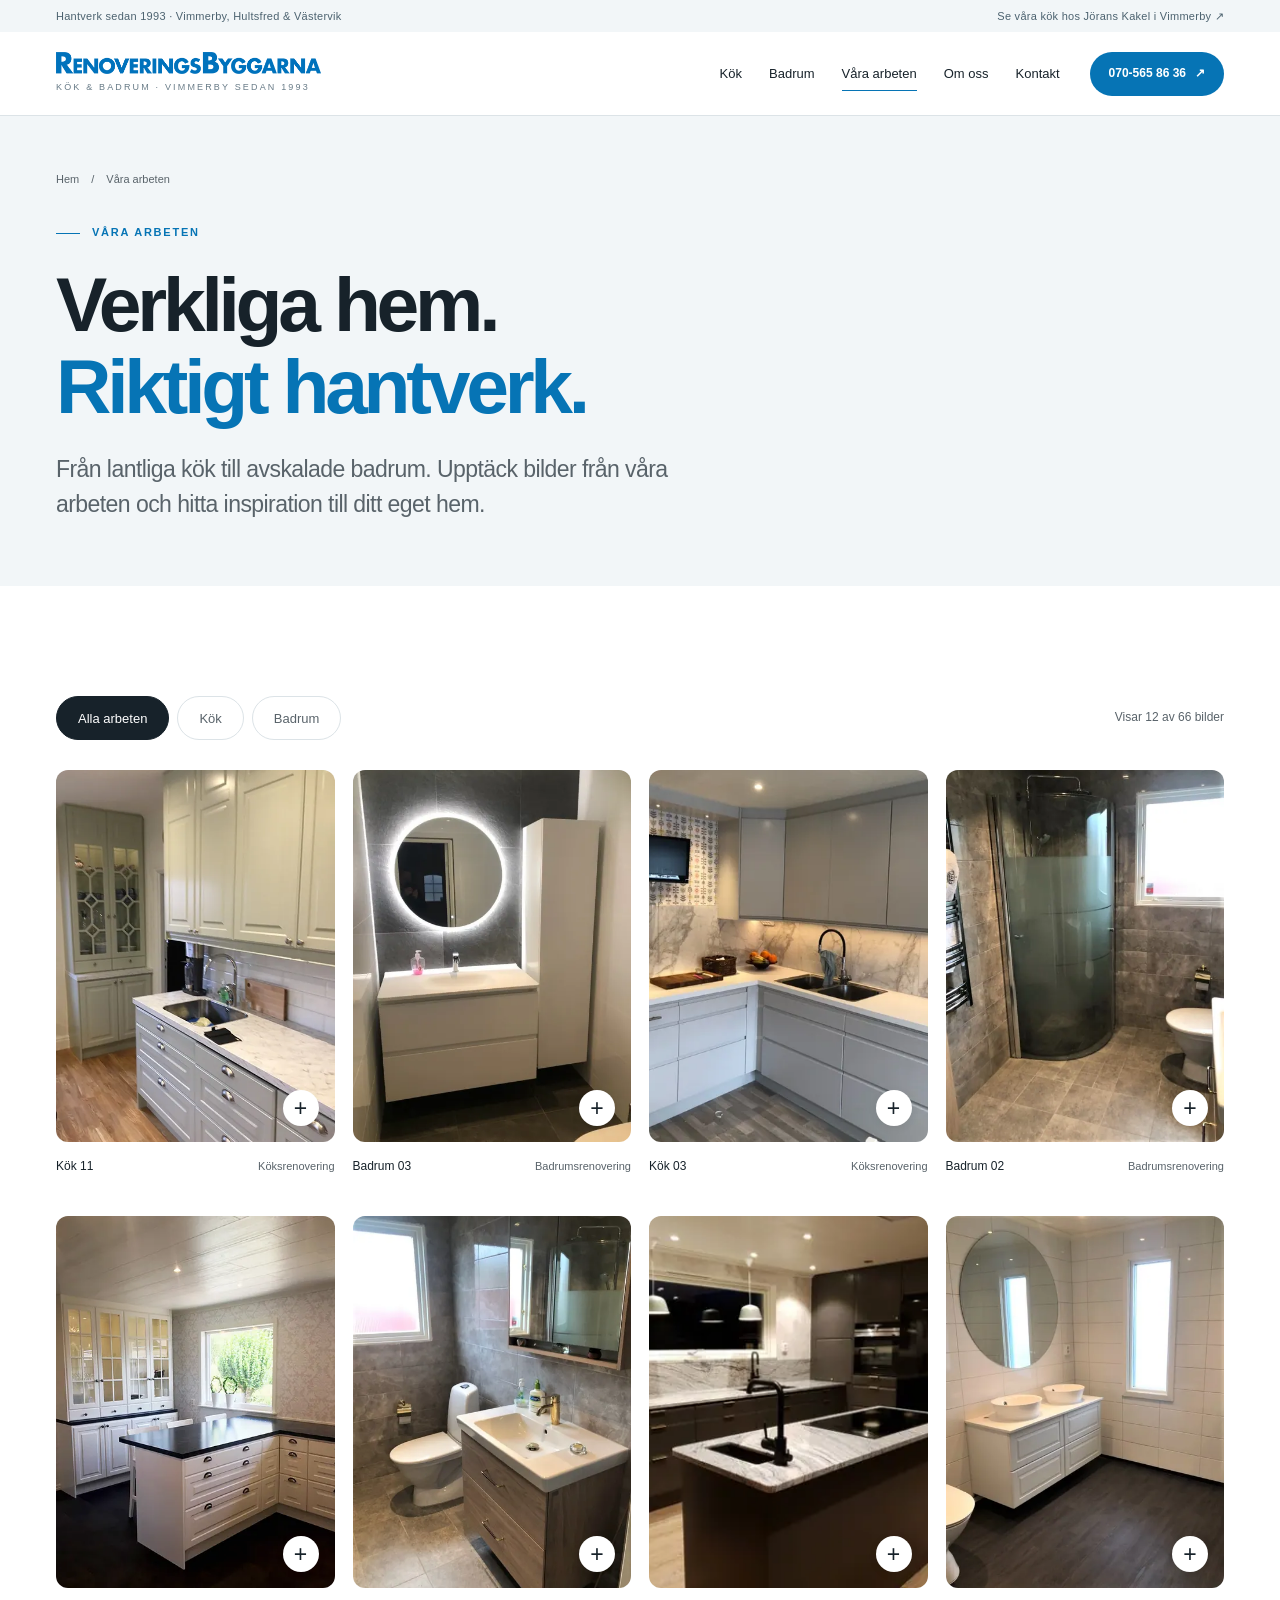
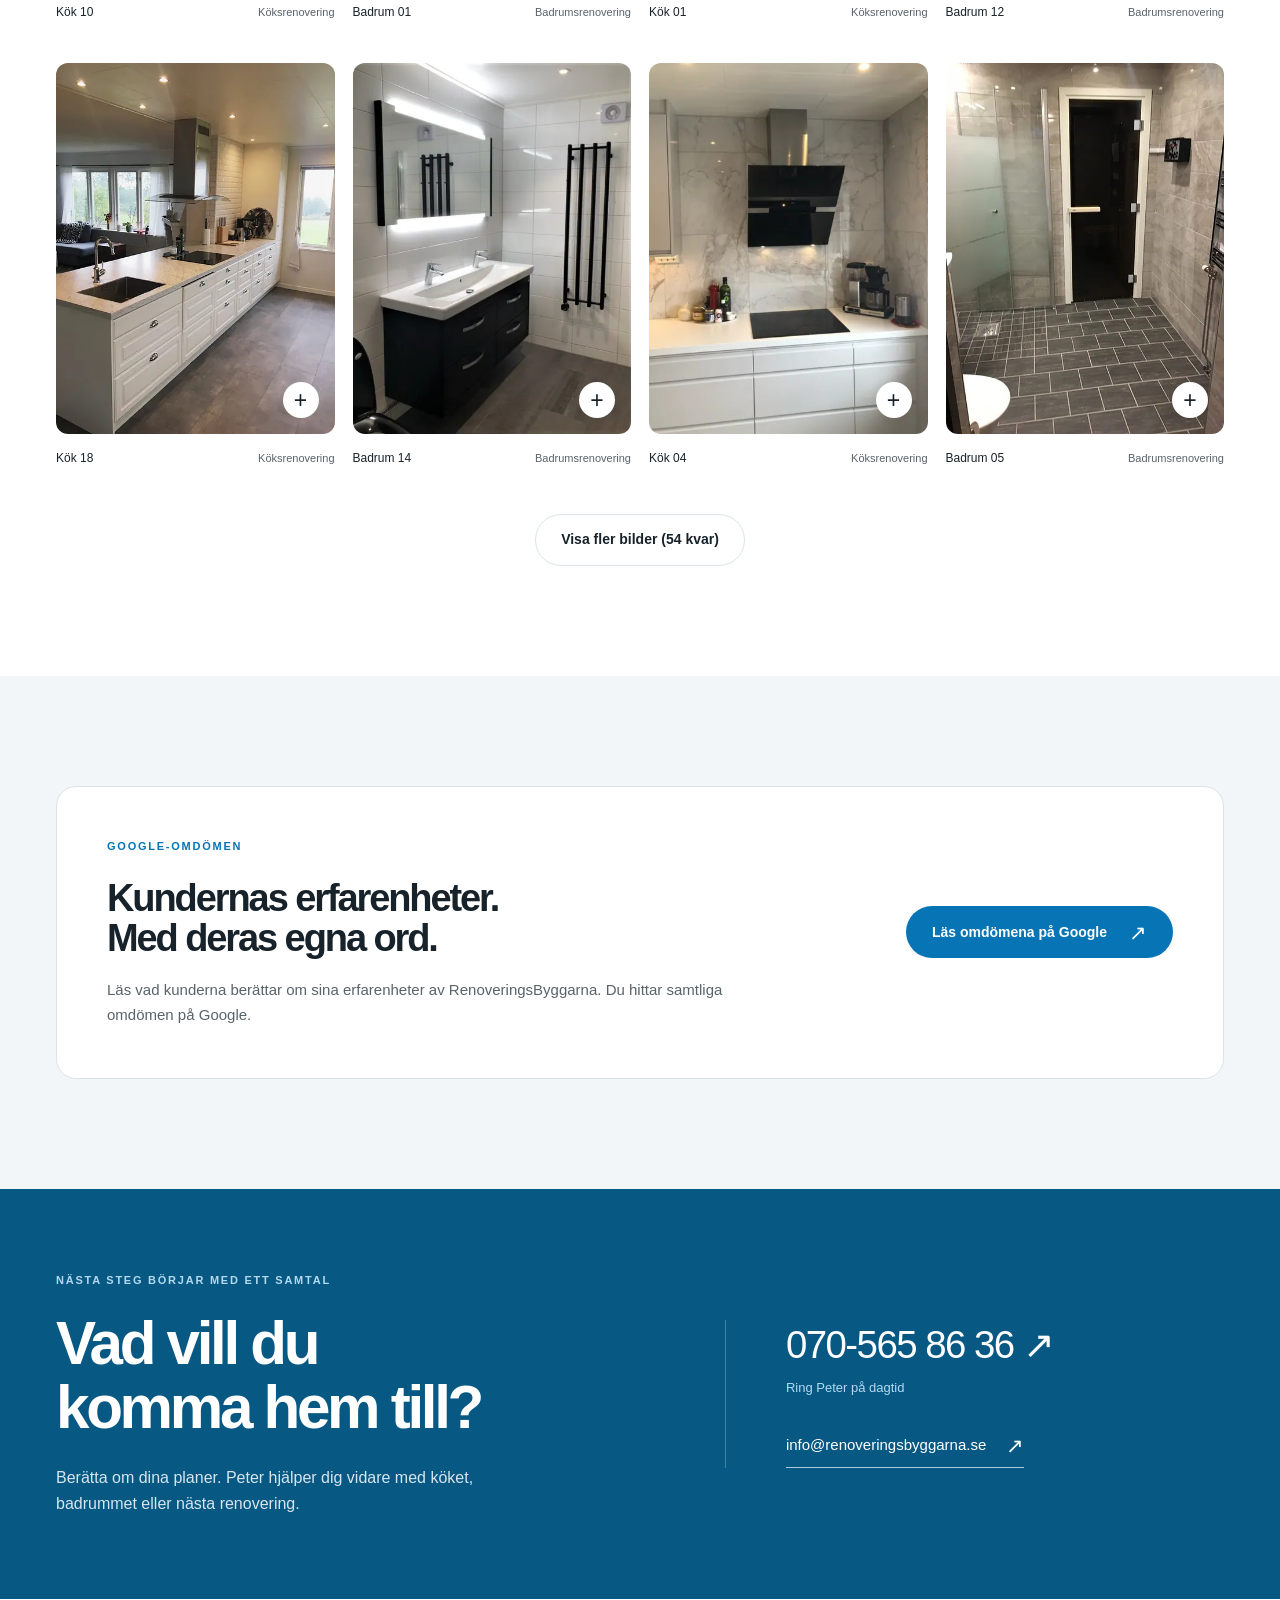
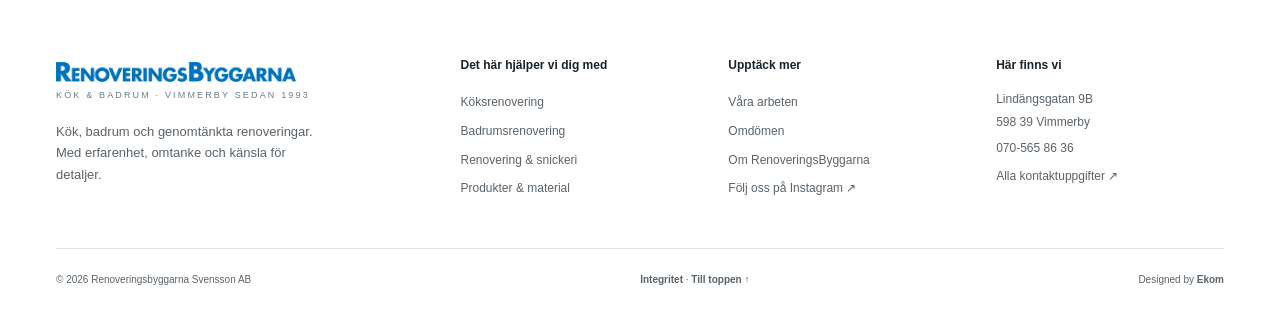
<file: referenser.html>
<!doctype html><html lang="sv"><head><meta charset="utf-8"><meta name="viewport" content="width=device-width,initial-scale=1"><title>Köks- &amp; badrumsreferenser | RenoveringsByggarna</title><meta name="description" content="Se våra egna bilder från köks- och badrumsrenoveringar. Filtrera galleriet, öppna bilderna i full storlek och läs kundomdömen på Google."><meta name="theme-color" content="#0674b5"><link rel="canonical" href="http://renoveringsbyggarna.se/referenser.html"><link rel="icon" href="favicon.svg" type="image/svg+xml"><meta property="og:type" content="website"><meta property="og:locale" content="sv_SE"><meta property="og:site_name" content="RenoveringsByggarna"><meta property="og:title" content="Köks- &amp; badrumsreferenser | RenoveringsByggarna"><meta property="og:description" content="Se våra egna bilder från köks- och badrumsrenoveringar. Filtrera galleriet, öppna bilderna i full storlek och läs kundomdömen på Google."><meta property="og:url" content="http://renoveringsbyggarna.se/referenser.html"><meta property="og:image" content="http://renoveringsbyggarna.se/assets/start.webp"><meta name="twitter:card" content="summary_large_image"><link rel="stylesheet" href="styles.css"><script src="script.js" defer></script><script type="application/ld+json">[{"@context": "https://schema.org", "@type": "HomeAndConstructionBusiness", "@id": "http://renoveringsbyggarna.se/#foretag", "name": "RenoveringsByggarna", "legalName": "Renoveringsbyggarna Svensson AB", "url": "http://renoveringsbyggarna.se/", "image": "http://renoveringsbyggarna.se/assets/start.webp", "logo": "http://renoveringsbyggarna.se/assets/logo.png", "telephone": "+46705658636", "email": "info@renoveringsbyggarna.se", "foundingDate": "1993", "address": {"@type": "PostalAddress", "streetAddress": "Lindängsgatan 9B", "postalCode": "598 39", "addressLocality": "Vimmerby", "addressCountry": "SE"}, "areaServed": ["Vimmerby", "Hultsfred", "Västervik"], "sameAs": ["https://www.instagram.com/renoveringsbyggarna/", "https://www.google.com/maps?cid=4621940237449796760"], "hasOfferCatalog": {"@type": "OfferCatalog", "name": "Renoveringstjänster", "itemListElement": [{"@type": "Offer", "itemOffered": {"@type": "Service", "name": "Köksrenovering"}}, {"@type": "Offer", "itemOffered": {"@type": "Service", "name": "Badrumsrenovering"}}, {"@type": "Offer", "itemOffered": {"@type": "Service", "name": "Snickeri"}}, {"@type": "Offer", "itemOffered": {"@type": "Service", "name": "Målning och tapetsering"}}]}}, {"@context": "https://schema.org", "@type": "BreadcrumbList", "itemListElement": [{"@type": "ListItem", "position": 1, "name": "Hem", "item": "http://renoveringsbyggarna.se/"}, {"@type": "ListItem", "position": 2, "name": "Köks- & badrumsreferenser", "item": "http://renoveringsbyggarna.se/referenser.html"}]}]</script></head><body id="top"><a class="skip" href="#innehall">Hoppa till innehållet</a><div class="topbar"><div class="wrap"><span>Hantverk sedan 1993 · Vimmerby, Hultsfred & Västervik</span><a class="right" href="produkter-och-tjanster.html#utstallning">Se våra kök hos Jörans Kakel i Vimmerby <span aria-hidden="true">↗</span></a></div></div><header class="header"><div class="wrap header-inner"><a class="brand" href="index.html" aria-label="RenoveringsByggarna, till startsidan"><img src="assets/logo.png" width="524" height="43" alt="RenoveringsByggarna"><span>Kök & badrum · Vimmerby sedan 1993</span></a><nav id="navigation" class="nav" aria-label="Huvudmeny"><a href="kok.html" >Kök</a><a href="badrum.html" >Badrum</a><a href="referenser.html" aria-current="page">Våra arbeten</a><a href="om-oss.html" >Om oss</a><a href="kontakt.html" >Kontakt</a></nav><a class="button header-call" href="tel:+46705658636">070-565 86 36 <span aria-hidden="true">↗</span></a><button class="menu-toggle" aria-label="Öppna eller stäng menyn" aria-expanded="false" aria-controls="navigation"><i></i><i></i></button></div></header><main id="innehall"><section class="page-head"><div class="wrap"><div class="breadcrumbs"><a href="index.html">Hem</a><span aria-hidden="true">/</span><span>Våra arbeten</span></div><span class="eyebrow"><span class="overline"></span>Våra arbeten</span><h1>Verkliga hem.<br><span class="accent">Riktigt hantverk.</span></h1><p class="lead">Från lantliga kök till avskalade badrum. Upptäck bilder från våra arbeten och hitta inspiration till ditt eget hem.</p></div></section><section class="section"><div class="wrap"><div class="gallery-toolbar"><div class="filters" aria-label="Filtrera referensbilder"><button type="button" class="filter" data-filter="alla" aria-pressed="true">Alla arbeten</button><button type="button" class="filter" data-filter="kok" aria-pressed="false">Kök</button><button type="button" class="filter" data-filter="badrum" aria-pressed="false">Badrum</button></div><div class="gallery-count" aria-live="polite">66 referensbilder</div></div><div class="project-grid full-gallery"><figure class="project-card" data-category="kok"><a href="assets/kok5.webp" data-gallery data-caption="Kök 11" aria-label="Öppna bild: Kök 11"><img class="" src="assets/kok5.webp" srcset="assets/kok5-480.webp 480w, assets/kok5.webp 703w" sizes="(max-width: 740px) 45vw, (max-width: 1000px) 45vw, 24vw" width="703" height="1024" alt="Kök 11, referens från RenoveringsByggarna" loading=lazy decoding="async"><span class="zoom" aria-hidden="true">+</span></a><figcaption><span>Kök 11</span><small>Köksrenovering</small></figcaption></figure><figure class="project-card" data-category="badrum"><a href="assets/bad21-hemsida.webp" data-gallery data-caption="Badrum 03" aria-label="Öppna bild: Badrum 03"><img class="" src="assets/bad21-hemsida.webp" srcset="assets/bad21-hemsida-480.webp 480w, assets/bad21-hemsida.webp 731w" sizes="(max-width: 740px) 45vw, (max-width: 1000px) 45vw, 24vw" width="731" height="1007" alt="Badrum 03, referens från RenoveringsByggarna" loading=lazy decoding="async"><span class="zoom" aria-hidden="true">+</span></a><figcaption><span>Badrum 03</span><small>Badrumsrenovering</small></figcaption></figure><figure class="project-card" data-category="kok"><a href="assets/kok10-hemsida-luni.webp" data-gallery data-caption="Kök 03" aria-label="Öppna bild: Kök 03"><img class="" src="assets/kok10-hemsida-luni.webp" srcset="assets/kok10-hemsida-luni-480.webp 480w, assets/kok10-hemsida-luni.webp 768w" sizes="(max-width: 740px) 45vw, (max-width: 1000px) 45vw, 24vw" width="768" height="859" alt="Kök 03, referens från RenoveringsByggarna" loading=lazy decoding="async"><span class="zoom" aria-hidden="true">+</span></a><figcaption><span>Kök 03</span><small>Köksrenovering</small></figcaption></figure><figure class="project-card" data-category="badrum"><a href="assets/bad23-hemsida.webp" data-gallery data-caption="Badrum 02" aria-label="Öppna bild: Badrum 02"><img class="" src="assets/bad23-hemsida.webp" srcset="assets/bad23-hemsida-480.webp 480w, assets/bad23-hemsida.webp 727w" sizes="(max-width: 740px) 45vw, (max-width: 1000px) 45vw, 24vw" width="727" height="984" alt="Badrum 02, referens från RenoveringsByggarna" loading=lazy decoding="async"><span class="zoom" aria-hidden="true">+</span></a><figcaption><span>Badrum 02</span><small>Badrumsrenovering</small></figcaption></figure><figure class="project-card" data-category="kok"><a href="assets/kok4.webp" data-gallery data-caption="Kök 10" aria-label="Öppna bild: Kök 10"><img class="" src="assets/kok4.webp" srcset="assets/kok4-480.webp 480w, assets/kok4.webp 768w" sizes="(max-width: 740px) 45vw, (max-width: 1000px) 45vw, 24vw" width="768" height="923" alt="Kök 10, referens från RenoveringsByggarna" loading=lazy decoding="async"><span class="zoom" aria-hidden="true">+</span></a><figcaption><span>Kök 10</span><small>Köksrenovering</small></figcaption></figure><figure class="project-card" data-category="badrum"><a href="assets/bad22-hemsida.webp" data-gallery data-caption="Badrum 01" aria-label="Öppna bild: Badrum 01"><img class="" src="assets/bad22-hemsida.webp" srcset="assets/bad22-hemsida-480.webp 480w, assets/bad22-hemsida.webp 744w" sizes="(max-width: 740px) 45vw, (max-width: 1000px) 45vw, 24vw" width="744" height="1009" alt="Badrum 01, referens från RenoveringsByggarna" loading=lazy decoding="async"><span class="zoom" aria-hidden="true">+</span></a><figcaption><span>Badrum 01</span><small>Badrumsrenovering</small></figcaption></figure><figure class="project-card" data-category="kok"><a href="assets/kok13-hemsida.webp" data-gallery data-caption="Kök 01" aria-label="Öppna bild: Kök 01"><img class="" src="assets/kok13-hemsida.webp" srcset="assets/kok13-hemsida-480.webp 480w, assets/kok13-hemsida.webp 577w" sizes="(max-width: 740px) 45vw, (max-width: 1000px) 45vw, 24vw" width="577" height="433" alt="Kök 01, referens från RenoveringsByggarna" loading=lazy decoding="async"><span class="zoom" aria-hidden="true">+</span></a><figcaption><span>Kök 01</span><small>Köksrenovering</small></figcaption></figure><figure class="project-card" data-category="badrum"><a href="assets/bad20.webp" data-gallery data-caption="Badrum 12" aria-label="Öppna bild: Badrum 12"><img class="" src="assets/bad20.webp" srcset="assets/bad20-480.webp 480w, assets/bad20.webp 714w" sizes="(max-width: 740px) 45vw, (max-width: 1000px) 45vw, 24vw" width="714" height="929" alt="Badrum 12, referens från RenoveringsByggarna" loading=lazy decoding="async"><span class="zoom" aria-hidden="true">+</span></a><figcaption><span>Badrum 12</span><small>Badrumsrenovering</small></figcaption></figure><figure class="project-card" data-category="kok"><a href="assets/kok7.webp" data-gallery data-caption="Kök 18" aria-label="Öppna bild: Kök 18"><img class="" src="assets/kok7.webp" srcset="assets/kok7-480.webp 480w, assets/kok7.webp 757w" sizes="(max-width: 740px) 45vw, (max-width: 1000px) 45vw, 24vw" width="757" height="1010" alt="Kök 18, referens från RenoveringsByggarna" loading=lazy decoding="async"><span class="zoom" aria-hidden="true">+</span></a><figcaption><span>Kök 18</span><small>Köksrenovering</small></figcaption></figure><figure class="project-card" data-category="badrum"><a href="assets/bad19.webp" data-gallery data-caption="Badrum 14" aria-label="Öppna bild: Badrum 14"><img class="" src="assets/bad19.webp" srcset="assets/bad19-480.webp 480w, assets/bad19.webp 729w" sizes="(max-width: 740px) 45vw, (max-width: 1000px) 45vw, 24vw" width="729" height="947" alt="Badrum 14, referens från RenoveringsByggarna" loading=lazy decoding="async"><span class="zoom" aria-hidden="true">+</span></a><figcaption><span>Badrum 14</span><small>Badrumsrenovering</small></figcaption></figure><figure class="project-card" data-category="kok"><a href="assets/kok11-hemsida-luni.webp" data-gallery data-caption="Kök 04" aria-label="Öppna bild: Kök 04"><img class="" src="assets/kok11-hemsida-luni.webp" srcset="assets/kok11-hemsida-luni-480.webp 480w, assets/kok11-hemsida-luni.webp 768w" sizes="(max-width: 740px) 45vw, (max-width: 1000px) 45vw, 24vw" width="768" height="934" alt="Kök 04, referens från RenoveringsByggarna" loading=lazy decoding="async"><span class="zoom" aria-hidden="true">+</span></a><figcaption><span>Kök 04</span><small>Köksrenovering</small></figcaption></figure><figure class="project-card" data-category="badrum"><a href="assets/bad0.webp" data-gallery data-caption="Badrum 05" aria-label="Öppna bild: Badrum 05"><img class="" src="assets/bad0.webp" srcset="assets/bad0-480.webp 480w, assets/bad0.webp 768w" sizes="(max-width: 740px) 45vw, (max-width: 1000px) 45vw, 24vw" width="768" height="1024" alt="Badrum 05, referens från RenoveringsByggarna" loading=lazy decoding="async"><span class="zoom" aria-hidden="true">+</span></a><figcaption><span>Badrum 05</span><small>Badrumsrenovering</small></figcaption></figure><figure class="project-card" data-category="kok"><a href="assets/kok12-hemsida.webp" data-gallery data-caption="Kök 02" aria-label="Öppna bild: Kök 02"><img class="" src="assets/kok12-hemsida.webp" srcset="assets/kok12-hemsida-480.webp 480w, assets/kok12-hemsida.webp 577w" sizes="(max-width: 740px) 45vw, (max-width: 1000px) 45vw, 24vw" width="577" height="433" alt="Kök 02, referens från RenoveringsByggarna" loading=lazy decoding="async"><span class="zoom" aria-hidden="true">+</span></a><figcaption><span>Kök 02</span><small>Köksrenovering</small></figcaption></figure><figure class="project-card" data-category="kok"><a href="assets/kok17.webp" data-gallery data-caption="Kök 05" aria-label="Öppna bild: Kök 05"><img class="" src="assets/kok17.webp"  width="406" height="511" alt="Kök 05, referens från RenoveringsByggarna" loading=lazy decoding="async"><span class="zoom" aria-hidden="true">+</span></a><figcaption><span>Kök 05</span><small>Köksrenovering</small></figcaption></figure><figure class="project-card" data-category="kok"><a href="assets/kok18.webp" data-gallery data-caption="Kök 06" aria-label="Öppna bild: Kök 06"><img class="" src="assets/kok18.webp"  width="394" height="496" alt="Kök 06, referens från RenoveringsByggarna" loading=lazy decoding="async"><span class="zoom" aria-hidden="true">+</span></a><figcaption><span>Kök 06</span><small>Köksrenovering</small></figcaption></figure><figure class="project-card" data-category="kok"><a href="assets/kok19.webp" data-gallery data-caption="Kök 07" aria-label="Öppna bild: Kök 07"><img class="" src="assets/kok19.webp"  width="414" height="479" alt="Kök 07, referens från RenoveringsByggarna" loading=lazy decoding="async"><span class="zoom" aria-hidden="true">+</span></a><figcaption><span>Kök 07</span><small>Köksrenovering</small></figcaption></figure><figure class="project-card" data-category="kok"><a href="assets/kok2.webp" data-gallery data-caption="Kök 08" aria-label="Öppna bild: Kök 08"><img class="" src="assets/kok2.webp" srcset="assets/kok2-480.webp 480w, assets/kok2.webp 768w" sizes="(max-width: 740px) 45vw, (max-width: 1000px) 45vw, 24vw" width="768" height="1024" alt="Kök 08, referens från RenoveringsByggarna" loading=lazy decoding="async"><span class="zoom" aria-hidden="true">+</span></a><figcaption><span>Kök 08</span><small>Köksrenovering</small></figcaption></figure><figure class="project-card" data-category="kok"><a href="assets/kok3.webp" data-gallery data-caption="Kök 09" aria-label="Öppna bild: Kök 09"><img class="" src="assets/kok3.webp" srcset="assets/kok3-480.webp 480w, assets/kok3.webp 768w" sizes="(max-width: 740px) 45vw, (max-width: 1000px) 45vw, 24vw" width="768" height="1024" alt="Kök 09, referens från RenoveringsByggarna" loading=lazy decoding="async"><span class="zoom" aria-hidden="true">+</span></a><figcaption><span>Kök 09</span><small>Köksrenovering</small></figcaption></figure><figure class="project-card" data-category="kok"><a href="assets/renovbyggkok.webp" data-gallery data-caption="Kök 12" aria-label="Öppna bild: Kök 12"><img class="" src="assets/renovbyggkok.webp" srcset="assets/renovbyggkok-480.webp 480w, assets/renovbyggkok.webp 730w" sizes="(max-width: 740px) 45vw, (max-width: 1000px) 45vw, 24vw" width="730" height="946" alt="Kök 12, referens från RenoveringsByggarna" loading=lazy decoding="async"><span class="zoom" aria-hidden="true">+</span></a><figcaption><span>Kök 12</span><small>Köksrenovering</small></figcaption></figure><figure class="project-card" data-category="kok"><a href="assets/kok6.webp" data-gallery data-caption="Kök 13" aria-label="Öppna bild: Kök 13"><img class="" src="assets/kok6.webp" srcset="assets/kok6-480.webp 480w, assets/kok6.webp 696w" sizes="(max-width: 740px) 45vw, (max-width: 1000px) 45vw, 24vw" width="696" height="1024" alt="Kök 13, referens från RenoveringsByggarna" loading=lazy decoding="async"><span class="zoom" aria-hidden="true">+</span></a><figcaption><span>Kök 13</span><small>Köksrenovering</small></figcaption></figure><figure class="project-card" data-category="kok"><a href="assets/kok16.webp" data-gallery data-caption="Kök 14" aria-label="Öppna bild: Kök 14"><img class="" src="assets/kok16.webp"  width="433" height="470" alt="Kök 14, referens från RenoveringsByggarna" loading=lazy decoding="async"><span class="zoom" aria-hidden="true">+</span></a><figcaption><span>Kök 14</span><small>Köksrenovering</small></figcaption></figure><figure class="project-card" data-category="kok"><a href="assets/kok8.webp" data-gallery data-caption="Kök 15" aria-label="Öppna bild: Kök 15"><img class="" src="assets/kok8.webp" srcset="assets/kok8-480.webp 480w, assets/kok8.webp 768w" sizes="(max-width: 740px) 45vw, (max-width: 1000px) 45vw, 24vw" width="768" height="1024" alt="Kök 15, referens från RenoveringsByggarna" loading=lazy decoding="async"><span class="zoom" aria-hidden="true">+</span></a><figcaption><span>Kök 15</span><small>Köksrenovering</small></figcaption></figure><figure class="project-card" data-category="kok"><a href="assets/kok0.webp" data-gallery data-caption="Kök 16" aria-label="Öppna bild: Kök 16"><img class="" src="assets/kok0.webp" srcset="assets/kok0-480.webp 480w, assets/kok0.webp 575w" sizes="(max-width: 740px) 45vw, (max-width: 1000px) 45vw, 24vw" width="575" height="829" alt="Kök 16, referens från RenoveringsByggarna" loading=lazy decoding="async"><span class="zoom" aria-hidden="true">+</span></a><figcaption><span>Kök 16</span><small>Köksrenovering</small></figcaption></figure><figure class="project-card" data-category="kok"><a href="assets/kok1.webp" data-gallery data-caption="Kök 17" aria-label="Öppna bild: Kök 17"><img class="" src="assets/kok1.webp" srcset="assets/kok1-480.webp 480w, assets/kok1.webp 645w" sizes="(max-width: 740px) 45vw, (max-width: 1000px) 45vw, 24vw" width="645" height="933" alt="Kök 17, referens från RenoveringsByggarna" loading=lazy decoding="async"><span class="zoom" aria-hidden="true">+</span></a><figcaption><span>Kök 17</span><small>Köksrenovering</small></figcaption></figure><figure class="project-card" data-category="kok"><a href="assets/kok23-hemsida.webp" data-gallery data-caption="Kök 19" aria-label="Öppna bild: Kök 19"><img class="" src="assets/kok23-hemsida.webp" srcset="assets/kok23-hemsida-480.webp 480w, assets/kok23-hemsida.webp 498w" sizes="(max-width: 740px) 45vw, (max-width: 1000px) 45vw, 24vw" width="498" height="501" alt="Kök 19, referens från RenoveringsByggarna" loading=lazy decoding="async"><span class="zoom" aria-hidden="true">+</span></a><figcaption><span>Kök 19</span><small>Köksrenovering</small></figcaption></figure><figure class="project-card" data-category="kok"><a href="assets/kok14.webp" data-gallery data-caption="Kök 20" aria-label="Öppna bild: Kök 20"><img class="" src="assets/kok14.webp"  width="433" height="509" alt="Kök 20, referens från RenoveringsByggarna" loading=lazy decoding="async"><span class="zoom" aria-hidden="true">+</span></a><figcaption><span>Kök 20</span><small>Köksrenovering</small></figcaption></figure><figure class="project-card" data-category="kok"><a href="assets/kok15.webp" data-gallery data-caption="Kök 21" aria-label="Öppna bild: Kök 21"><img class="" src="assets/kok15.webp"  width="433" height="509" alt="Kök 21, referens från RenoveringsByggarna" loading=lazy decoding="async"><span class="zoom" aria-hidden="true">+</span></a><figcaption><span>Kök 21</span><small>Köksrenovering</small></figcaption></figure><figure class="project-card" data-category="kok"><a href="assets/kok21.webp" data-gallery data-caption="Kök 22" aria-label="Öppna bild: Kök 22"><img class="" src="assets/kok21.webp" srcset="assets/kok21-480.webp 480w, assets/kok21.webp 596w" sizes="(max-width: 740px) 45vw, (max-width: 1000px) 45vw, 24vw" width="596" height="418" alt="Kök 22, referens från RenoveringsByggarna" loading=lazy decoding="async"><span class="zoom" aria-hidden="true">+</span></a><figcaption><span>Kök 22</span><small>Köksrenovering</small></figcaption></figure><figure class="project-card" data-category="kok"><a href="assets/kok22.webp" data-gallery data-caption="Kök 23" aria-label="Öppna bild: Kök 23"><img class="" src="assets/kok22.webp" srcset="assets/kok22-480.webp 480w, assets/kok22.webp 596w" sizes="(max-width: 740px) 45vw, (max-width: 1000px) 45vw, 24vw" width="596" height="418" alt="Kök 23, referens från RenoveringsByggarna" loading=lazy decoding="async"><span class="zoom" aria-hidden="true">+</span></a><figcaption><span>Kök 23</span><small>Köksrenovering</small></figcaption></figure><figure class="project-card" data-category="kok"><a href="assets/kok20.webp" data-gallery data-caption="Kök 24" aria-label="Öppna bild: Kök 24"><img class="" src="assets/kok20.webp" srcset="assets/kok20-480.webp 480w, assets/kok20.webp 577w" sizes="(max-width: 740px) 45vw, (max-width: 1000px) 45vw, 24vw" width="577" height="433" alt="Kök 24, referens från RenoveringsByggarna" loading=lazy decoding="async"><span class="zoom" aria-hidden="true">+</span></a><figcaption><span>Kök 24</span><small>Köksrenovering</small></figcaption></figure><figure class="project-card" data-category="kok"><a href="assets/rapport.webp" data-gallery data-caption="Kök 25" aria-label="Öppna bild: Kök 25"><img class="" src="assets/rapport.webp"  width="450" height="338" alt="Kök 25, referens från RenoveringsByggarna" loading=lazy decoding="async"><span class="zoom" aria-hidden="true">+</span></a><figcaption><span>Kök 25</span><small>Köksrenovering</small></figcaption></figure><figure class="project-card" data-category="kok"><a href="assets/referenser7.webp" data-gallery data-caption="Kök 26" aria-label="Öppna bild: Kök 26"><img class="" src="assets/referenser7.webp"  width="450" height="338" alt="Kök 26, referens från RenoveringsByggarna" loading=lazy decoding="async"><span class="zoom" aria-hidden="true">+</span></a><figcaption><span>Kök 26</span><small>Köksrenovering</small></figcaption></figure><figure class="project-card" data-category="kok"><a href="assets/referenser8.webp" data-gallery data-caption="Kök 27" aria-label="Öppna bild: Kök 27"><img class="" src="assets/referenser8.webp"  width="450" height="600" alt="Kök 27, referens från RenoveringsByggarna" loading=lazy decoding="async"><span class="zoom" aria-hidden="true">+</span></a><figcaption><span>Kök 27</span><small>Köksrenovering</small></figcaption></figure><figure class="project-card" data-category="kok"><a href="assets/referenser9.webp" data-gallery data-caption="Kök 28" aria-label="Öppna bild: Kök 28"><img class="" src="assets/referenser9.webp"  width="450" height="338" alt="Kök 28, referens från RenoveringsByggarna" loading=lazy decoding="async"><span class="zoom" aria-hidden="true">+</span></a><figcaption><span>Kök 28</span><small>Köksrenovering</small></figcaption></figure><figure class="project-card" data-category="kok"><a href="assets/referenser21.webp" data-gallery data-caption="Kök 29" aria-label="Öppna bild: Kök 29"><img class="" src="assets/referenser21.webp"  width="450" height="338" alt="Kök 29, referens från RenoveringsByggarna" loading=lazy decoding="async"><span class="zoom" aria-hidden="true">+</span></a><figcaption><span>Kök 29</span><small>Köksrenovering</small></figcaption></figure><figure class="project-card" data-category="kok"><a href="assets/referenser22.webp" data-gallery data-caption="Kök 30" aria-label="Öppna bild: Kök 30"><img class="" src="assets/referenser22.webp"  width="450" height="338" alt="Kök 30, referens från RenoveringsByggarna" loading=lazy decoding="async"><span class="zoom" aria-hidden="true">+</span></a><figcaption><span>Kök 30</span><small>Köksrenovering</small></figcaption></figure><figure class="project-card" data-category="kok"><a href="assets/referenser25.webp" data-gallery data-caption="Kök 31" aria-label="Öppna bild: Kök 31"><img class="" src="assets/referenser25.webp"  width="450" height="338" alt="Kök 31, referens från RenoveringsByggarna" loading=lazy decoding="async"><span class="zoom" aria-hidden="true">+</span></a><figcaption><span>Kök 31</span><small>Köksrenovering</small></figcaption></figure><figure class="project-card" data-category="kok"><a href="assets/referenser27.webp" data-gallery data-caption="Kök 32" aria-label="Öppna bild: Kök 32"><img class="" src="assets/referenser27.webp"  width="450" height="338" alt="Kök 32, referens från RenoveringsByggarna" loading=lazy decoding="async"><span class="zoom" aria-hidden="true">+</span></a><figcaption><span>Kök 32</span><small>Köksrenovering</small></figcaption></figure><figure class="project-card" data-category="kok"><a href="assets/referenser28.webp" data-gallery data-caption="Kök 33" aria-label="Öppna bild: Kök 33"><img class="" src="assets/referenser28.webp"  width="450" height="338" alt="Kök 33, referens från RenoveringsByggarna" loading=lazy decoding="async"><span class="zoom" aria-hidden="true">+</span></a><figcaption><span>Kök 33</span><small>Köksrenovering</small></figcaption></figure><figure class="project-card" data-category="kok"><a href="assets/referenser29.webp" data-gallery data-caption="Kök 34" aria-label="Öppna bild: Kök 34"><img class="" src="assets/referenser29.webp"  width="450" height="338" alt="Kök 34, referens från RenoveringsByggarna" loading=lazy decoding="async"><span class="zoom" aria-hidden="true">+</span></a><figcaption><span>Kök 34</span><small>Köksrenovering</small></figcaption></figure><figure class="project-card" data-category="badrum"><a href="assets/02inlaggd.webp" data-gallery data-caption="Badrum 04" aria-label="Öppna bild: Badrum 04"><img class="" src="assets/02inlaggd.webp" srcset="assets/02inlaggd-480.webp 480w, assets/02inlaggd.webp 506w" sizes="(max-width: 740px) 45vw, (max-width: 1000px) 45vw, 24vw" width="506" height="870" alt="Badrum 04, referens från RenoveringsByggarna" loading=lazy decoding="async"><span class="zoom" aria-hidden="true">+</span></a><figcaption><span>Badrum 04</span><small>Badrumsrenovering</small></figcaption></figure><figure class="project-card" data-category="badrum"><a href="assets/bad12s.webp" data-gallery data-caption="Badrum 06" aria-label="Öppna bild: Badrum 06"><img class="" src="assets/bad12s.webp"  width="359" height="474" alt="Badrum 06, referens från RenoveringsByggarna" loading=lazy decoding="async"><span class="zoom" aria-hidden="true">+</span></a><figcaption><span>Badrum 06</span><small>Badrumsrenovering</small></figcaption></figure><figure class="project-card" data-category="badrum"><a href="assets/bad13s.webp" data-gallery data-caption="Badrum 07" aria-label="Öppna bild: Badrum 07"><img class="" src="assets/bad13s.webp"  width="416" height="507" alt="Badrum 07, referens från RenoveringsByggarna" loading=lazy decoding="async"><span class="zoom" aria-hidden="true">+</span></a><figcaption><span>Badrum 07</span><small>Badrumsrenovering</small></figcaption></figure><figure class="project-card" data-category="badrum"><a href="assets/bad11s.webp" data-gallery data-caption="Badrum 08" aria-label="Öppna bild: Badrum 08"><img class="" src="assets/bad11s.webp"  width="433" height="501" alt="Badrum 08, referens från RenoveringsByggarna" loading=lazy decoding="async"><span class="zoom" aria-hidden="true">+</span></a><figcaption><span>Badrum 08</span><small>Badrumsrenovering</small></figcaption></figure><figure class="project-card" data-category="badrum"><a href="assets/bad9-hemsida1.webp" data-gallery data-caption="Badrum 09" aria-label="Öppna bild: Badrum 09"><img class="" src="assets/bad9-hemsida1.webp" srcset="assets/bad9-hemsida1-480.webp 480w, assets/bad9-hemsida1.webp 677w" sizes="(max-width: 740px) 45vw, (max-width: 1000px) 45vw, 24vw" width="677" height="995" alt="Badrum 09, referens från RenoveringsByggarna" loading=lazy decoding="async"><span class="zoom" aria-hidden="true">+</span></a><figcaption><span>Badrum 09</span><small>Badrumsrenovering</small></figcaption></figure><figure class="project-card" data-category="badrum"><a href="assets/bad15.webp" data-gallery data-caption="Badrum 10" aria-label="Öppna bild: Badrum 10"><img class="" src="assets/bad15.webp"  width="458" height="522" alt="Badrum 10, referens från RenoveringsByggarna" loading=lazy decoding="async"><span class="zoom" aria-hidden="true">+</span></a><figcaption><span>Badrum 10</span><small>Badrumsrenovering</small></figcaption></figure><figure class="project-card" data-category="badrum"><a href="assets/bad14.webp" data-gallery data-caption="Badrum 11" aria-label="Öppna bild: Badrum 11"><img class="" src="assets/bad14.webp"  width="467" height="535" alt="Badrum 11, referens från RenoveringsByggarna" loading=lazy decoding="async"><span class="zoom" aria-hidden="true">+</span></a><figcaption><span>Badrum 11</span><small>Badrumsrenovering</small></figcaption></figure><figure class="project-card" data-category="badrum"><a href="assets/bad18.webp" data-gallery data-caption="Badrum 13" aria-label="Öppna bild: Badrum 13"><img class="" src="assets/bad18.webp" srcset="assets/bad18-480.webp 480w, assets/bad18.webp 705w" sizes="(max-width: 740px) 45vw, (max-width: 1000px) 45vw, 24vw" width="705" height="983" alt="Badrum 13, referens från RenoveringsByggarna" loading=lazy decoding="async"><span class="zoom" aria-hidden="true">+</span></a><figcaption><span>Badrum 13</span><small>Badrumsrenovering</small></figcaption></figure><figure class="project-card" data-category="badrum"><a href="assets/bad17-hemsida.webp" data-gallery data-caption="Badrum 15" aria-label="Öppna bild: Badrum 15"><img class="" src="assets/bad17-hemsida.webp"  width="476" height="524" alt="Badrum 15, referens från RenoveringsByggarna" loading=lazy decoding="async"><span class="zoom" aria-hidden="true">+</span></a><figcaption><span>Badrum 15</span><small>Badrumsrenovering</small></figcaption></figure><figure class="project-card" data-category="badrum"><a href="assets/bad1.webp" data-gallery data-caption="Badrum 16" aria-label="Öppna bild: Badrum 16"><img class="" src="assets/bad1.webp" srcset="assets/bad1-480.webp 480w, assets/bad1.webp 768w" sizes="(max-width: 740px) 45vw, (max-width: 1000px) 45vw, 24vw" width="768" height="922" alt="Badrum 16, referens från RenoveringsByggarna" loading=lazy decoding="async"><span class="zoom" aria-hidden="true">+</span></a><figcaption><span>Badrum 16</span><small>Badrumsrenovering</small></figcaption></figure><figure class="project-card" data-category="badrum"><a href="assets/bad5.webp" data-gallery data-caption="Badrum 17" aria-label="Öppna bild: Badrum 17"><img class="" src="assets/bad5.webp" srcset="assets/bad5-480.webp 480w, assets/bad5.webp 768w" sizes="(max-width: 740px) 45vw, (max-width: 1000px) 45vw, 24vw" width="768" height="1024" alt="Badrum 17, referens från RenoveringsByggarna" loading=lazy decoding="async"><span class="zoom" aria-hidden="true">+</span></a><figcaption><span>Badrum 17</span><small>Badrumsrenovering</small></figcaption></figure><figure class="project-card" data-category="badrum"><a href="assets/bad4.webp" data-gallery data-caption="Badrum 18" aria-label="Öppna bild: Badrum 18"><img class="" src="assets/bad4.webp" srcset="assets/bad4-480.webp 480w, assets/bad4.webp 768w" sizes="(max-width: 740px) 45vw, (max-width: 1000px) 45vw, 24vw" width="768" height="1024" alt="Badrum 18, referens från RenoveringsByggarna" loading=lazy decoding="async"><span class="zoom" aria-hidden="true">+</span></a><figcaption><span>Badrum 18</span><small>Badrumsrenovering</small></figcaption></figure><figure class="project-card" data-category="badrum"><a href="assets/bad51.webp" data-gallery data-caption="Badrum 19" aria-label="Öppna bild: Badrum 19"><img class="" src="assets/bad51.webp" srcset="assets/bad51-480.webp 480w, assets/bad51.webp 768w" sizes="(max-width: 740px) 45vw, (max-width: 1000px) 45vw, 24vw" width="768" height="1024" alt="Badrum 19, referens från RenoveringsByggarna" loading=lazy decoding="async"><span class="zoom" aria-hidden="true">+</span></a><figcaption><span>Badrum 19</span><small>Badrumsrenovering</small></figcaption></figure><figure class="project-card" data-category="badrum"><a href="assets/bad6.webp" data-gallery data-caption="Badrum 20" aria-label="Öppna bild: Badrum 20"><img class="" src="assets/bad6.webp" srcset="assets/bad6-480.webp 480w, assets/bad6.webp 768w" sizes="(max-width: 740px) 45vw, (max-width: 1000px) 45vw, 24vw" width="768" height="1024" alt="Badrum 20, referens från RenoveringsByggarna" loading=lazy decoding="async"><span class="zoom" aria-hidden="true">+</span></a><figcaption><span>Badrum 20</span><small>Badrumsrenovering</small></figcaption></figure><figure class="project-card" data-category="badrum"><a href="assets/bad7.webp" data-gallery data-caption="Badrum 21" aria-label="Öppna bild: Badrum 21"><img class="" src="assets/bad7.webp" srcset="assets/bad7-480.webp 480w, assets/bad7.webp 768w" sizes="(max-width: 740px) 45vw, (max-width: 1000px) 45vw, 24vw" width="768" height="1024" alt="Badrum 21, referens från RenoveringsByggarna" loading=lazy decoding="async"><span class="zoom" aria-hidden="true">+</span></a><figcaption><span>Badrum 21</span><small>Badrumsrenovering</small></figcaption></figure><figure class="project-card" data-category="badrum"><a href="assets/bad16-hemsida.webp" data-gallery data-caption="Badrum 22" aria-label="Öppna bild: Badrum 22"><img class="" src="assets/bad16-hemsida.webp"  width="460" height="542" alt="Badrum 22, referens från RenoveringsByggarna" loading=lazy decoding="async"><span class="zoom" aria-hidden="true">+</span></a><figcaption><span>Badrum 22</span><small>Badrumsrenovering</small></figcaption></figure><figure class="project-card" data-category="badrum"><a href="assets/bad8-hemsida.webp" data-gallery data-caption="Badrum 23" aria-label="Öppna bild: Badrum 23"><img class="" src="assets/bad8-hemsida.webp" srcset="assets/bad8-hemsida-480.webp 480w, assets/bad8-hemsida.webp 768w" sizes="(max-width: 740px) 45vw, (max-width: 1000px) 45vw, 24vw" width="768" height="1024" alt="Badrum 23, referens från RenoveringsByggarna" loading=lazy decoding="async"><span class="zoom" aria-hidden="true">+</span></a><figcaption><span>Badrum 23</span><small>Badrumsrenovering</small></figcaption></figure><figure class="project-card" data-category="badrum"><a href="assets/referenser11.webp" data-gallery data-caption="Badrum 24" aria-label="Öppna bild: Badrum 24"><img class="" src="assets/referenser11.webp"  width="450" height="600" alt="Badrum 24, referens från RenoveringsByggarna" loading=lazy decoding="async"><span class="zoom" aria-hidden="true">+</span></a><figcaption><span>Badrum 24</span><small>Badrumsrenovering</small></figcaption></figure><figure class="project-card" data-category="badrum"><a href="assets/referenser13.webp" data-gallery data-caption="Badrum 25" aria-label="Öppna bild: Badrum 25"><img class="" src="assets/referenser13.webp"  width="450" height="338" alt="Badrum 25, referens från RenoveringsByggarna" loading=lazy decoding="async"><span class="zoom" aria-hidden="true">+</span></a><figcaption><span>Badrum 25</span><small>Badrumsrenovering</small></figcaption></figure><figure class="project-card" data-category="badrum"><a href="assets/referenser12.webp" data-gallery data-caption="Badrum 26" aria-label="Öppna bild: Badrum 26"><img class="" src="assets/referenser12.webp"  width="450" height="338" alt="Badrum 26, referens från RenoveringsByggarna" loading=lazy decoding="async"><span class="zoom" aria-hidden="true">+</span></a><figcaption><span>Badrum 26</span><small>Badrumsrenovering</small></figcaption></figure><figure class="project-card" data-category="badrum"><a href="assets/referenser17.webp" data-gallery data-caption="Badrum 27" aria-label="Öppna bild: Badrum 27"><img class="" src="assets/referenser17.webp"  width="450" height="600" alt="Badrum 27, referens från RenoveringsByggarna" loading=lazy decoding="async"><span class="zoom" aria-hidden="true">+</span></a><figcaption><span>Badrum 27</span><small>Badrumsrenovering</small></figcaption></figure><figure class="project-card" data-category="badrum"><a href="assets/referenser15.webp" data-gallery data-caption="Badrum 28" aria-label="Öppna bild: Badrum 28"><img class="" src="assets/referenser15.webp"  width="450" height="338" alt="Badrum 28, referens från RenoveringsByggarna" loading=lazy decoding="async"><span class="zoom" aria-hidden="true">+</span></a><figcaption><span>Badrum 28</span><small>Badrumsrenovering</small></figcaption></figure><figure class="project-card" data-category="badrum"><a href="assets/referenser16.webp" data-gallery data-caption="Badrum 29" aria-label="Öppna bild: Badrum 29"><img class="" src="assets/referenser16.webp"  width="450" height="338" alt="Badrum 29, referens från RenoveringsByggarna" loading=lazy decoding="async"><span class="zoom" aria-hidden="true">+</span></a><figcaption><span>Badrum 29</span><small>Badrumsrenovering</small></figcaption></figure><figure class="project-card" data-category="badrum"><a href="assets/referenser18.webp" data-gallery data-caption="Badrum 30" aria-label="Öppna bild: Badrum 30"><img class="" src="assets/referenser18.webp"  width="450" height="338" alt="Badrum 30, referens från RenoveringsByggarna" loading=lazy decoding="async"><span class="zoom" aria-hidden="true">+</span></a><figcaption><span>Badrum 30</span><small>Badrumsrenovering</small></figcaption></figure><figure class="project-card" data-category="badrum"><a href="assets/referenser19.webp" data-gallery data-caption="Badrum 31" aria-label="Öppna bild: Badrum 31"><img class="" src="assets/referenser19.webp"  width="450" height="338" alt="Badrum 31, referens från RenoveringsByggarna" loading=lazy decoding="async"><span class="zoom" aria-hidden="true">+</span></a><figcaption><span>Badrum 31</span><small>Badrumsrenovering</small></figcaption></figure><figure class="project-card" data-category="badrum"><a href="assets/bad10s.webp" data-gallery data-caption="Badrum 32" aria-label="Öppna bild: Badrum 32"><img class="" src="assets/bad10s.webp"  width="387" height="495" alt="Badrum 32, referens från RenoveringsByggarna" loading=lazy decoding="async"><span class="zoom" aria-hidden="true">+</span></a><figcaption><span>Badrum 32</span><small>Badrumsrenovering</small></figcaption></figure></div><div class="gallery-more"><button type="button" class="button outline" data-more hidden>Visa fler bilder</button></div></div></section><section class="section content-pale" id="omdomen"><div class="wrap"><div class="review-panel review-panel-simple"><div><span class="eyebrow">Google-omdömen</span><h2>Kundernas erfarenheter.<br>Med deras egna ord.</h2><p>Läs vad kunderna berättar om sina erfarenheter av RenoveringsByggarna. Du hittar samtliga omdömen på Google.</p></div><a class="button" href="https://www.google.com/maps?cid=4621940237449796760" target="_blank" rel="noopener noreferrer">Läs omdömena på Google <span class="arrow" aria-hidden="true">↗</span></a></div></div></section><section class="contact-band"><div class="wrap contact-layout"><div><span class="eyebrow">Nästa steg börjar med ett samtal</span><h2>Vad vill du<br>komma hem till?</h2><p>Berätta om dina planer. Peter hjälper dig vidare med köket, badrummet eller nästa renovering.</p></div><div class="contact-links"><a class="phone-link" href="tel:+46705658636">070-565 86 36 <span aria-hidden="true">↗</span></a><small>Ring Peter på dagtid</small><a class="email-link" href="mailto:info@renoveringsbyggarna.se">info@renoveringsbyggarna.se <span class="arrow" aria-hidden="true">↗</span></a></div></div></section></main><footer class="footer"><div class="wrap"><div class="footer-top"><div class="footer-brand"><a class="brand" href="index.html" aria-label="RenoveringsByggarna, till startsidan"><img src="assets/logo.png" width="524" height="43" alt="RenoveringsByggarna"><span>Kök & badrum · Vimmerby sedan 1993</span></a><p>Kök, badrum och genomtänkta renoveringar.<br>Med erfarenhet, omtanke och känsla för detaljer.</p></div><div><h3>Det här hjälper vi dig med</h3><ul><li><a href="kok.html">Köksrenovering</a></li><li><a href="badrum.html">Badrumsrenovering</a></li><li><a href="renovering.html">Renovering & snickeri</a></li><li><a href="produkter-och-tjanster.html">Produkter & material</a></li></ul></div><div><h3>Upptäck mer</h3><ul><li><a href="referenser.html">Våra arbeten</a></li><li><a href="referenser.html#omdomen">Omdömen</a></li><li><a href="om-oss.html">Om RenoveringsByggarna</a></li><li><a href="https://www.instagram.com/renoveringsbyggarna/" target="_blank" rel="noopener noreferrer">Följ oss på Instagram ↗</a></li></ul></div><div><h3>Här finns vi</h3><address>Lindängsgatan 9B<br>598 39 Vimmerby</address><ul><li><a href="tel:+46705658636">070-565 86 36</a></li><li><a href="kontakt.html">Alla kontaktuppgifter ↗</a></li></ul></div></div><div class="footer-bottom"><span>© 2026 Renoveringsbyggarna Svensson AB</span><span><a href="integritet.html">Integritet</a> · <a href="#top">Till toppen ↑</a></span><span>Designed by <a href="https://ekom.se" target="_blank" rel="noopener noreferrer">Ekom</a></span></div></div></footer><div class="mobile-contact" aria-label="Snabbkontakt"><a href="tel:+46705658636">Ring Peter ↗</a><a href="mailto:info@renoveringsbyggarna.se">Mejla oss ↗</a></div><dialog class="lightbox" aria-label="Projektbild i större format"><div class="lightbox-head"><span class="lightbox-title"></span><button type="button" data-close aria-label="Stäng bildvisningen">×</button></div><img class="lightbox-image" alt=""><div class="lightbox-controls"><button type="button" data-prev aria-label="Föregående bild">←</button><span class="lightbox-position" aria-live="polite"></span><button type="button" data-next aria-label="Nästa bild">→</button></div></dialog></body></html>
</file>
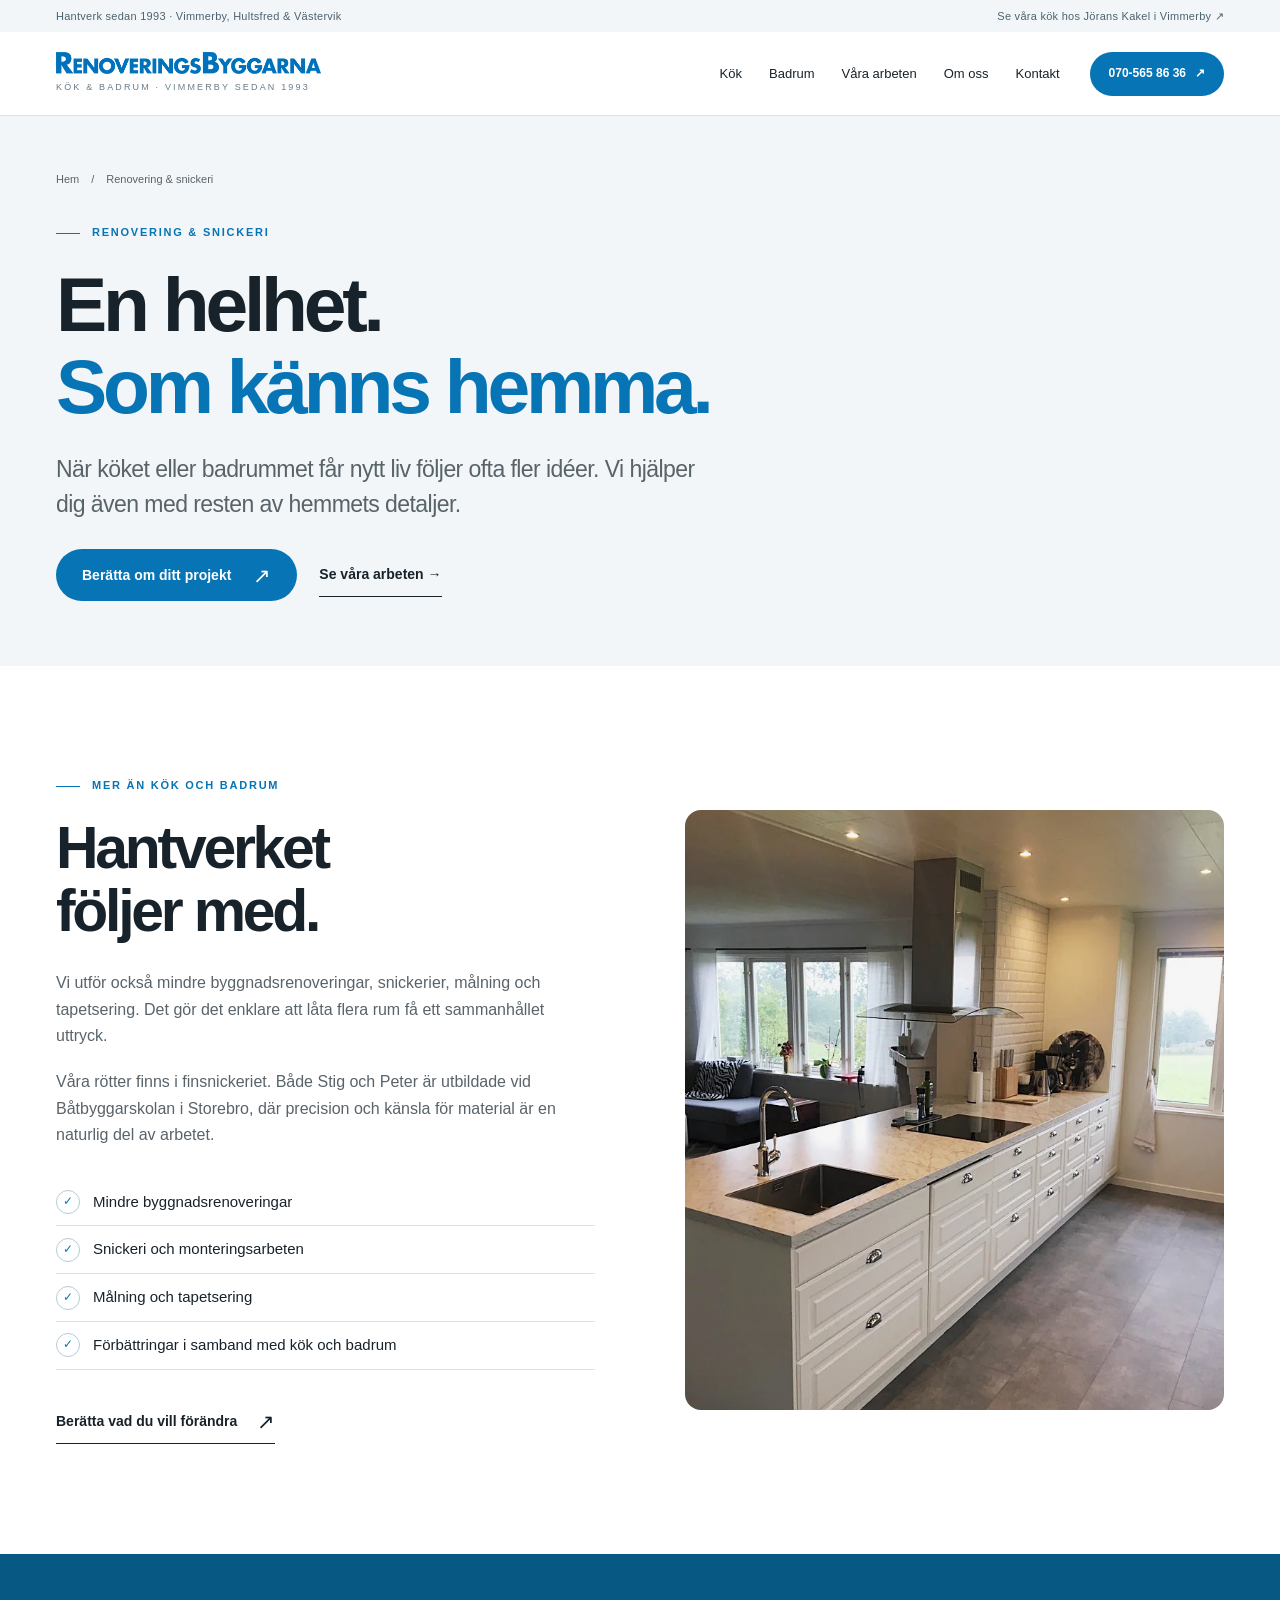
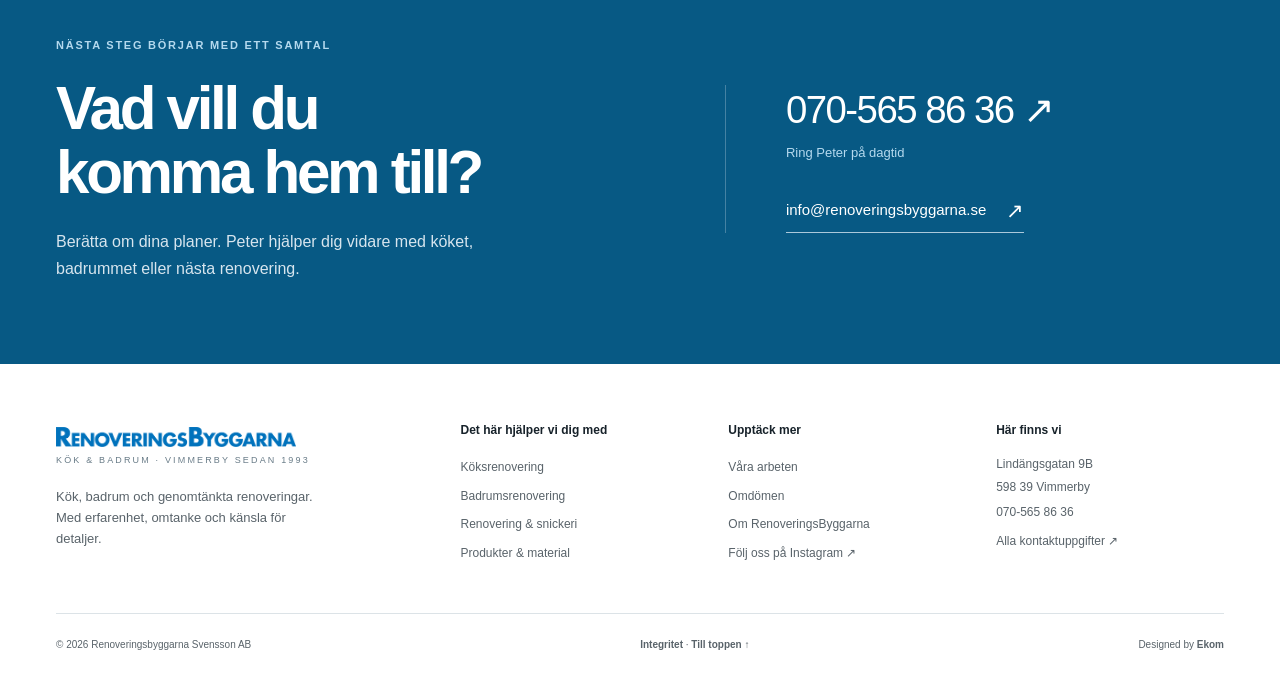
<file: renovering.html>
<!doctype html><html lang="sv"><head><meta charset="utf-8"><meta name="viewport" content="width=device-width,initial-scale=1"><title>Renovering, snickeri &amp; målning | RenoveringsByggarna</title><meta name="description" content="Mindre byggnadsrenoveringar, snickeri, målning och tapetsering i Vimmerby, Hultsfred och Västervik. Kontakta Peter på RenoveringsByggarna."><meta name="theme-color" content="#0674b5"><link rel="canonical" href="http://renoveringsbyggarna.se/renovering.html"><link rel="icon" href="favicon.svg" type="image/svg+xml"><meta property="og:type" content="website"><meta property="og:locale" content="sv_SE"><meta property="og:site_name" content="RenoveringsByggarna"><meta property="og:title" content="Renovering, snickeri &amp; målning | RenoveringsByggarna"><meta property="og:description" content="Mindre byggnadsrenoveringar, snickeri, målning och tapetsering i Vimmerby, Hultsfred och Västervik. Kontakta Peter på RenoveringsByggarna."><meta property="og:url" content="http://renoveringsbyggarna.se/renovering.html"><meta property="og:image" content="http://renoveringsbyggarna.se/assets/start.webp"><meta name="twitter:card" content="summary_large_image"><link rel="stylesheet" href="styles.css"><script src="script.js" defer></script><script type="application/ld+json">[{"@context": "https://schema.org", "@type": "HomeAndConstructionBusiness", "@id": "http://renoveringsbyggarna.se/#foretag", "name": "RenoveringsByggarna", "legalName": "Renoveringsbyggarna Svensson AB", "url": "http://renoveringsbyggarna.se/", "image": "http://renoveringsbyggarna.se/assets/start.webp", "logo": "http://renoveringsbyggarna.se/assets/logo.png", "telephone": "+46705658636", "email": "info@renoveringsbyggarna.se", "foundingDate": "1993", "address": {"@type": "PostalAddress", "streetAddress": "Lindängsgatan 9B", "postalCode": "598 39", "addressLocality": "Vimmerby", "addressCountry": "SE"}, "areaServed": ["Vimmerby", "Hultsfred", "Västervik"], "sameAs": ["https://www.instagram.com/renoveringsbyggarna/", "https://www.google.com/maps?cid=4621940237449796760"], "hasOfferCatalog": {"@type": "OfferCatalog", "name": "Renoveringstjänster", "itemListElement": [{"@type": "Offer", "itemOffered": {"@type": "Service", "name": "Köksrenovering"}}, {"@type": "Offer", "itemOffered": {"@type": "Service", "name": "Badrumsrenovering"}}, {"@type": "Offer", "itemOffered": {"@type": "Service", "name": "Snickeri"}}, {"@type": "Offer", "itemOffered": {"@type": "Service", "name": "Målning och tapetsering"}}]}}, {"@context": "https://schema.org", "@type": "BreadcrumbList", "itemListElement": [{"@type": "ListItem", "position": 1, "name": "Hem", "item": "http://renoveringsbyggarna.se/"}, {"@type": "ListItem", "position": 2, "name": "Renovering, snickeri & målning", "item": "http://renoveringsbyggarna.se/renovering.html"}]}]</script></head><body id="top"><a class="skip" href="#innehall">Hoppa till innehållet</a><div class="topbar"><div class="wrap"><span>Hantverk sedan 1993 · Vimmerby, Hultsfred & Västervik</span><a class="right" href="produkter-och-tjanster.html#utstallning">Se våra kök hos Jörans Kakel i Vimmerby <span aria-hidden="true">↗</span></a></div></div><header class="header"><div class="wrap header-inner"><a class="brand" href="index.html" aria-label="RenoveringsByggarna, till startsidan"><img src="assets/logo.png" width="524" height="43" alt="RenoveringsByggarna"><span>Kök & badrum · Vimmerby sedan 1993</span></a><nav id="navigation" class="nav" aria-label="Huvudmeny"><a href="kok.html" >Kök</a><a href="badrum.html" >Badrum</a><a href="referenser.html" >Våra arbeten</a><a href="om-oss.html" >Om oss</a><a href="kontakt.html" >Kontakt</a></nav><a class="button header-call" href="tel:+46705658636">070-565 86 36 <span aria-hidden="true">↗</span></a><button class="menu-toggle" aria-label="Öppna eller stäng menyn" aria-expanded="false" aria-controls="navigation"><i></i><i></i></button></div></header><main id="innehall"><section class="page-head"><div class="wrap"><div class="breadcrumbs"><a href="index.html">Hem</a><span aria-hidden="true">/</span><span>Renovering & snickeri</span></div><span class="eyebrow"><span class="overline"></span>Renovering & snickeri</span><h1>En helhet.<br><span class="accent">Som känns hemma.</span></h1><p class="lead">När köket eller badrummet får nytt liv följer ofta fler idéer. Vi hjälper dig även med resten av hemmets detaljer.</p><div class="actions"><a class="button" href="kontakt.html">Berätta om ditt projekt <span class="arrow" aria-hidden="true">↗</span></a><a class="text-link" href="referenser.html">Se våra arbeten →</a></div></div></section><section class="section"><div class="wrap split"><div class="split-copy"><span class="eyebrow"><span class="overline"></span>Mer än kök och badrum</span><h2>Hantverket<br>följer med.</h2><p>Vi utför också mindre byggnadsrenoveringar, snickerier, målning och tapetsering. Det gör det enklare att låta flera rum få ett sammanhållet uttryck.</p><p>Våra rötter finns i finsnickeriet. Både Stig och Peter är utbildade vid Båtbyggarskolan i Storebro, där precision och känsla för material är en naturlig del av arbetet.</p><ul class="check-list"><li>Mindre byggnadsrenoveringar</li><li>Snickeri och monteringsarbeten</li><li>Målning och tapetsering</li><li>Förbättringar i samband med kök och badrum</li></ul><a class="text-link" href="kontakt.html">Berätta vad du vill förändra <span class="arrow" aria-hidden="true">↗</span></a></div><img class="split-image" src="assets/kok7.webp" srcset="assets/kok7-480.webp 480w, assets/kok7.webp 757w" sizes="(max-width: 740px) 100vw, 50vw" width="757" height="1010" alt="Kök med lång arbetsbänk och genomtänkta snickeridetaljer" fetchpriority=high decoding="async"></div></section><section class="contact-band"><div class="wrap contact-layout"><div><span class="eyebrow">Nästa steg börjar med ett samtal</span><h2>Vad vill du<br>komma hem till?</h2><p>Berätta om dina planer. Peter hjälper dig vidare med köket, badrummet eller nästa renovering.</p></div><div class="contact-links"><a class="phone-link" href="tel:+46705658636">070-565 86 36 <span aria-hidden="true">↗</span></a><small>Ring Peter på dagtid</small><a class="email-link" href="mailto:info@renoveringsbyggarna.se">info@renoveringsbyggarna.se <span class="arrow" aria-hidden="true">↗</span></a></div></div></section></main><footer class="footer"><div class="wrap"><div class="footer-top"><div class="footer-brand"><a class="brand" href="index.html" aria-label="RenoveringsByggarna, till startsidan"><img src="assets/logo.png" width="524" height="43" alt="RenoveringsByggarna"><span>Kök & badrum · Vimmerby sedan 1993</span></a><p>Kök, badrum och genomtänkta renoveringar.<br>Med erfarenhet, omtanke och känsla för detaljer.</p></div><div><h3>Det här hjälper vi dig med</h3><ul><li><a href="kok.html">Köksrenovering</a></li><li><a href="badrum.html">Badrumsrenovering</a></li><li><a href="renovering.html">Renovering & snickeri</a></li><li><a href="produkter-och-tjanster.html">Produkter & material</a></li></ul></div><div><h3>Upptäck mer</h3><ul><li><a href="referenser.html">Våra arbeten</a></li><li><a href="referenser.html#omdomen">Omdömen</a></li><li><a href="om-oss.html">Om RenoveringsByggarna</a></li><li><a href="https://www.instagram.com/renoveringsbyggarna/" target="_blank" rel="noopener noreferrer">Följ oss på Instagram ↗</a></li></ul></div><div><h3>Här finns vi</h3><address>Lindängsgatan 9B<br>598 39 Vimmerby</address><ul><li><a href="tel:+46705658636">070-565 86 36</a></li><li><a href="kontakt.html">Alla kontaktuppgifter ↗</a></li></ul></div></div><div class="footer-bottom"><span>© 2026 Renoveringsbyggarna Svensson AB</span><span><a href="integritet.html">Integritet</a> · <a href="#top">Till toppen ↑</a></span><span>Designed by <a href="https://ekom.se" target="_blank" rel="noopener noreferrer">Ekom</a></span></div></div></footer><div class="mobile-contact" aria-label="Snabbkontakt"><a href="tel:+46705658636">Ring Peter ↗</a><a href="mailto:info@renoveringsbyggarna.se">Mejla oss ↗</a></div><dialog class="lightbox" aria-label="Projektbild i större format"><div class="lightbox-head"><span class="lightbox-title"></span><button type="button" data-close aria-label="Stäng bildvisningen">×</button></div><img class="lightbox-image" alt=""><div class="lightbox-controls"><button type="button" data-prev aria-label="Föregående bild">←</button><span class="lightbox-position" aria-live="polite"></span><button type="button" data-next aria-label="Nästa bild">→</button></div></dialog></body></html>
</file>
<file: styles.css>
:root{--ink:#17222a;--muted:#59636a;--blue:#0674b5;--blue-dark:#075984;--pale:#f2f6f8;--paper:#fff;--line:#dce3e7;--radius:20px;--width:1280px}*{box-sizing:border-box}html{scroll-behavior:smooth;scroll-padding-top:96px}body{margin:0;color:var(--ink);background:var(--paper);font-family:-apple-system,BlinkMacSystemFont,"Segoe UI",Arial,sans-serif;font-size:17px;line-height:1.65;-webkit-font-smoothing:antialiased}body.locked{overflow:hidden}a{color:inherit;text-decoration:none}button,input,select,textarea{font:inherit}button,a{-webkit-tap-highlight-color:transparent}button{cursor:pointer}button:disabled{cursor:default}a:focus-visible,button:focus-visible,summary:focus-visible{outline:3px solid #28a6eb;outline-offset:5px}img{display:block;max-width:100%;height:auto}p{margin:0 0 1.25em;color:var(--muted)}h1,h2,h3,h4{font-weight:600;line-height:1.06;letter-spacing:-.055em;margin:0}h1{font-size:clamp(52px,6.5vw,100px)}h2{font-size:clamp(38px,4.6vw,68px)}h3{font-size:clamp(25px,2.4vw,36px);letter-spacing:-.04em}small{font-size:13px}::selection{background:#d4ebf8}.wrap{width:min(var(--width),calc(100% - 112px));margin:auto}.section{padding:110px 0}.eyebrow{display:block;font-size:11px;font-weight:650;letter-spacing:.16em;text-transform:uppercase;margin-bottom:23px;color:var(--blue)}.overline{width:24px;height:1px;display:inline-block;vertical-align:middle;background:currentColor;margin-right:12px}.lead{font-size:clamp(19px,1.8vw,24px);line-height:1.5;letter-spacing:-.025em}.accent{color:var(--blue)}.muted{color:var(--muted)}.skip{position:fixed;top:-100px;left:20px;z-index:100;background:#fff;padding:12px}.skip:focus{top:12px}.button{display:inline-flex;align-items:center;justify-content:center;gap:22px;min-height:52px;padding:12px 25px;background:var(--blue);color:#fff;font-size:14px;font-weight:600;border-radius:50px;border:1px solid transparent;transition:background .18s,transform .18s}.button:hover{background:var(--blue-dark)}.button:active{transform:scale(.98)}.button.light{background:#fff;color:var(--ink)}.button.light:hover{background:#e8f1f6}.button.outline{background:transparent;border-color:var(--line);color:var(--ink)}.button.outline:hover{background:var(--pale)}.arrow{font-size:21px;font-weight:400;line-height:1;display:inline-block;transition:transform .2s}.button:hover .arrow,.text-link:hover .arrow{transform:translateX(3px)}.text-link{display:inline-flex;align-items:center;gap:20px;font-size:14px;font-weight:600;min-height:44px;border-bottom:1px solid currentColor}.actions{display:flex;gap:22px;align-items:center;flex-wrap:wrap}.topbar{background:var(--pale);font-size:11px;color:#4c626f;padding:7px 0;letter-spacing:.025em}.topbar .wrap{display:flex;justify-content:space-between}.header{height:84px;position:sticky;top:0;z-index:50;background:rgba(255,255,255,.98);border-bottom:1px solid var(--line)}.header-inner{height:100%;display:flex;align-items:center;gap:30px}.brand{display:flex;flex-direction:column;gap:6px;flex-shrink:0}.brand img{width:265px;height:auto}.brand span{font-size:9px;text-transform:uppercase;letter-spacing:.24em;color:#687b87}.nav{margin-left:auto;display:flex;align-items:center;gap:27px}.nav a{font-size:13px;white-space:nowrap;position:relative;min-height:44px;display:flex;align-items:center}.nav a::after{content:"";position:absolute;left:0;right:0;bottom:5px;height:1px;background:var(--blue);transform:scaleX(0);transition:transform .2s}.nav a:hover::after,.nav a[aria-current]::after{transform:scaleX(1)}.header-call{min-height:44px;padding:9px 18px;font-size:12px;gap:9px}.menu-toggle{display:none;border:0;background:var(--pale);padding:12px;border-radius:50%;width:44px;height:44px}.menu-toggle i{display:block;width:19px;height:1px;margin:5px 0;background:var(--ink);transition:transform .2s}.menu-toggle[aria-expanded=true] i:first-child{transform:translateY(3px) rotate(45deg)}.menu-toggle[aria-expanded=true] i:last-child{transform:translateY(-3px) rotate(-45deg)}.hero{min-height:660px;height:calc(100svh - 116px);max-height:880px;position:relative;isolation:isolate;background:#1c2a2d;color:#fff;display:flex;align-items:center;overflow:hidden}.hero-picture{position:absolute;inset:0;z-index:-2}.hero-picture img{width:100%;height:100%;object-fit:cover;object-position:center}.hero::after{content:"";position:absolute;inset:0;z-index:-1;background:linear-gradient(90deg,rgba(8,22,30,.78) 0%,rgba(8,22,30,.46) 42%,rgba(8,22,30,.1) 80%),linear-gradient(0deg,rgba(8,22,30,.45),transparent 35%)}.hero-content{padding-top:0;padding-bottom:94px}.hero .eyebrow{color:#e0eef6;margin-bottom:26px}.hero h1{max-width:900px;line-height:.98;letter-spacing:-.065em}.hero p{font-size:18px;line-height:1.6;color:#e2e9ec;max-width:440px;margin:30px 0}.hero .button{min-height:56px;background:#fff;color:#152e3e}.hero .text-link{color:#fff;border-color:#7b8e98}.hero-bottom{position:absolute;bottom:30px;left:0;right:0}.hero-bottom .wrap{display:flex;align-items:center;justify-content:space-between;border-top:1px solid #ffffff4a;padding-top:20px;font-size:12px;color:#e6ecee}.hero-note{display:flex;gap:13px;align-items:center}.hero-note b{font-size:26px;line-height:1;letter-spacing:-.04em;font-weight:500}.down{display:flex;align-items:center;gap:14px;min-height:44px}.circle-arrow{display:grid;place-items:center;width:38px;height:38px;border:1px solid #ffffff70;border-radius:50%;font-size:20px}.trustbar{border-bottom:1px solid var(--line)}.trust-grid{display:grid;grid-template-columns:1fr 1fr 1fr;padding:28px 0}.trust-item{display:flex;align-items:center;gap:17px;padding:5px 40px;border-right:1px solid var(--line)}.trust-item:first-child{padding-left:0}.trust-item:last-child{border:0;padding-right:0}.trust-number{font-size:34px;line-height:1;font-weight:550;letter-spacing:-.055em;color:var(--blue)}.trust-item span{font-size:13px;line-height:1.5}.trust-item small{display:block;color:var(--muted);font-size:11px}.section-heading{display:flex;align-items:end;justify-content:space-between;gap:50px;margin-bottom:45px}.section-heading p{max-width:365px;font-size:16px;margin:0 0 3px}.section-heading h2{max-width:760px}.services-grid{display:grid;grid-template-columns:1.15fr 1fr;gap:26px}.service-card{position:relative;display:block;overflow:hidden;border-radius:var(--radius);background:var(--pale)}.service-card .photo{height:420px;overflow:hidden}.service-card img{width:100%;height:100%;object-fit:cover;transition:transform .55s cubic-bezier(.2,.7,.3,1)}.service-card:hover img{transform:scale(1.025)}.service-card:last-child img{object-position:center 53%}.service-text{padding:30px 32px 32px;display:flex;justify-content:space-between;gap:20px;align-items:center}.service-text p{font-size:15px;margin:11px 0 0;max-width:390px}.round{width:46px;height:46px;border:1px solid #bccbd4;border-radius:50%;display:grid;place-items:center;font-size:23px;flex-shrink:0}.service-card:hover .round{background:var(--blue);border-color:var(--blue);color:#fff}.service-extra{padding:25px 0 0;display:flex;align-items:center;justify-content:space-between;gap:20px}.service-extra p{font-size:15px;margin:0}.brands{display:flex;justify-content:space-between;align-items:center;gap:30px;border-top:1px solid var(--line);padding-top:30px;margin-top:65px}.brands>span{font-size:11px;color:var(--muted);max-width:150px;line-height:1.5}.brand-links{display:flex;gap:45px;align-items:center;flex-wrap:wrap}.brand-links a{font-size:21px;font-weight:550;letter-spacing:-.045em;color:#5b656b;min-height:44px;display:flex;align-items:center}.brand-links a:hover{color:var(--blue)}.story{background:var(--pale);position:relative;overflow:hidden}.story-layout{display:grid;grid-template-columns:1fr 1fr;gap:90px;align-items:center}.story-photo{position:relative;padding:0 38px 38px 0}.story-photo>img{width:100%;height:590px;object-fit:cover;border-radius:16px}.story-caption{position:absolute;right:0;bottom:0;background:#fff;padding:27px 34px;border-radius:14px;box-shadow:0 6px 35px #203d4a0c;display:flex;gap:20px;align-items:center}.story-caption strong{font-size:44px;font-weight:500;letter-spacing:-.06em;line-height:1;color:var(--blue)}.story-caption span{font-size:12px;line-height:1.5;color:var(--muted)}.story-content h2{margin-bottom:28px}.story-content>p{font-size:16px;max-width:470px}.story-content .text-link{margin-top:10px}.check-list{padding:0;list-style:none;font-size:15px;margin:30px 0}.check-list li{padding:11px 0;border-bottom:1px solid var(--line);display:flex;align-items:center;gap:13px}.check-list li:before{content:'✓';font-size:12px;color:var(--blue);border:1px solid #b4cbd8;width:22px;height:22px;display:grid;place-items:center;border-radius:50%;flex-shrink:0}.project-grid{display:grid;grid-template-columns:repeat(4,1fr);gap:18px}.project-card{margin:0}.project-card>a{display:block;position:relative;overflow:hidden;border-radius:12px;background:var(--pale)}.project-card img{aspect-ratio:3/4;width:100%;object-fit:cover;transition:transform .5s}.project-card>a:hover img{transform:scale(1.03)}.project-card .zoom{position:absolute;bottom:16px;right:16px;background:#fff;color:var(--ink);width:36px;height:36px;border-radius:50%;display:grid;place-items:center;font-size:23px;box-shadow:0 2px 10px #0001}.project-card figcaption{display:flex;justify-content:space-between;gap:15px;font-size:12px;padding-top:15px}.project-card figcaption small{font-size:11px;color:var(--muted)}.gallery-foot{display:flex;justify-content:space-between;align-items:center;gap:25px;margin-top:35px}.gallery-foot p{font-size:13px;margin:0}.process{background:#eaf3f8}.process-top{display:flex;justify-content:space-between;align-items:end;gap:40px;margin-bottom:60px}.process-top h2{max-width:650px}.process-top p{max-width:340px;margin:0;font-size:16px}.process-steps{display:grid;grid-template-columns:repeat(4,1fr);gap:38px;counter-reset:steps}.process-step{position:relative;border-top:1px solid #a8c4d5;padding-top:26px}.step-index{font-size:12px;color:var(--blue);display:block;margin-bottom:35px}.process-step h3{font-size:23px;letter-spacing:-.035em;margin-bottom:15px}.process-step p{font-size:14px;margin:0;line-height:1.75}.review-bar{margin-top:60px;border-top:1px solid #bdd2df;display:flex;align-items:center;justify-content:space-between;gap:30px;padding-top:30px}.review-bar p{margin:0;font-size:14px}.google-word{font-weight:600;font-size:21px;letter-spacing:-.04em;display:block;margin-bottom:3px}.faq-layout{display:grid;grid-template-columns:.85fr 1.15fr;gap:100px}.faq-intro p{font-size:16px;max-width:330px;margin-top:28px}.faqs details{border-bottom:1px solid var(--line)}.faqs details:first-child{border-top:1px solid var(--line)}.faqs summary{list-style:none;cursor:pointer;padding:25px 0;font-size:18px;letter-spacing:-.025em;display:flex;align-items:center;justify-content:space-between;gap:20px;line-height:1.4}.faqs summary::-webkit-details-marker{display:none}.faqs summary::after{content:'+';font-size:25px;font-weight:300;color:var(--blue)}.faqs details[open] summary::after{content:'−'}.faqs details p{font-size:15px;line-height:1.75;padding-right:30px;margin:0 0 24px;max-width:600px}.contact-band{background:var(--blue-dark);color:#fff;padding:82px 0}.contact-layout{display:grid;grid-template-columns:1.2fr 1fr;gap:70px;align-items:center}.contact-band .eyebrow{color:#b4d9ee}.contact-band h2{font-size:clamp(39px,4.7vw,70px);max-width:720px}.contact-band p{color:#d7e5ee;max-width:440px;margin:25px 0 0;font-size:16px}.contact-links{border-left:1px solid #ffffff40;padding-left:60px}.phone-link{font-size:clamp(27px,3vw,42px);font-weight:500;letter-spacing:-.04em;line-height:1.3;display:block}.contact-links small{display:block;color:#b4d9ee;margin:7px 0 25px}.email-link{font-size:15px;display:inline-flex;gap:20px;align-items:center;min-height:44px;border-bottom:1px solid #abc9db}.footer{padding:60px 0 25px;background:#fff}.footer-top{display:grid;grid-template-columns:1.6fr 1fr 1fr 1fr;gap:40px}.footer-brand .brand{display:inline-flex;margin:3px 0 18px}.footer-brand .brand img{width:240px}.footer-brand p{font-size:13px;max-width:270px}.footer h3{font-size:12px;font-weight:600;letter-spacing:0;margin-bottom:16px}.footer ul{list-style:none;padding:0;margin:0}.footer li,.footer address{font-size:12px;font-style:normal;line-height:1.9;color:var(--muted)}.footer li a{display:inline-block;padding:3px 0}.footer a:hover{color:var(--blue)}.footer-bottom{display:flex;justify-content:space-between;gap:25px;align-items:center;border-top:1px solid var(--line);padding-top:23px;margin-top:45px;font-size:10px;color:var(--muted)}.footer-bottom a{font-weight:600}.mobile-contact{display:none}.breadcrumbs{font-size:11px;color:var(--muted);display:flex;gap:12px;align-items:center;margin:0 0 35px}.page-head{padding:54px 0 65px;background:var(--pale)}.page-head h1{font-size:clamp(50px,6vw,86px);max-width:950px}.page-head .lead{max-width:650px;margin:25px 0 0}.page-head .actions{margin-top:28px}.page-hero-image{width:100%;height:530px;object-fit:cover}.split{display:grid;grid-template-columns:1fr 1fr;gap:90px;align-items:center}.split .split-image{width:100%;height:600px;object-fit:cover;border-radius:16px}.split h2{margin-bottom:28px}.split p{font-size:16px}.split ul{margin-bottom:30px}.split.reverse .split-copy{order:2}.split.reverse .split-image{order:1}.content-pale{background:var(--pale)}.detail-grid{display:grid;grid-template-columns:1fr 1fr;gap:30px}.detail-box{padding:38px;background:#fff;border:1px solid var(--line);border-radius:16px}.detail-box h3{font-size:26px;margin-bottom:20px}.detail-box p{font-size:15px}.detail-box p:last-child{margin:0}.detail-box .text-link{margin-top:7px}.gallery-toolbar{display:flex;align-items:center;justify-content:space-between;gap:20px;margin-bottom:30px}.filters{display:flex;gap:8px;flex-wrap:wrap}.filter{border:1px solid var(--line);background:#fff;padding:10px 21px;min-height:44px;border-radius:50px;color:var(--muted);font-size:13px}.filter[aria-pressed=true]{background:var(--ink);border-color:var(--ink);color:#fff}.gallery-count{font-size:12px;color:var(--muted)}.full-gallery{row-gap:40px}.gallery-more{text-align:center;margin-top:45px}.project-card[hidden],button[hidden]{display:none!important}.review-panel{display:grid;grid-template-columns:.65fr 1.35fr;gap:70px;align-items:center;background:#fff;border:1px solid var(--line);border-radius:20px;padding:50px}.review-panel h2{font-size:38px;margin-bottom:20px}.review-panel p{font-size:15px}.contact-cards{display:grid;grid-template-columns:1fr 1fr;gap:25px;margin-top:40px}.contact-card{border:1px solid var(--line);border-radius:16px;padding:35px}.contact-card>span{display:block;color:var(--blue);font-size:11px;text-transform:uppercase;letter-spacing:.12em;margin-bottom:25px}.contact-card>a{font-size:clamp(19px,2vw,29px);line-height:1.4;letter-spacing:-.04em;font-weight:500;overflow-wrap:anywhere}.contact-card small{display:block;color:var(--muted);margin-top:12px}.contact-card .text-link{font-size:13px;margin-top:15px}.contact-card p{font-size:15px;margin-top:15px}.contact-card address{font-size:20px;line-height:1.6;font-style:normal}.timeline{display:grid;grid-template-columns:repeat(3,1fr);gap:40px;margin-top:60px}.timeline>div{padding-top:25px;border-top:1px solid #b3c4cf}.timeline strong{font-size:48px;letter-spacing:-.06em;font-weight:500;color:var(--blue)}.timeline p{font-size:15px;margin:20px 0 0}.person-card{border-top:1px solid var(--line);padding:35px 0}.person-card h3{font-size:31px}.person-card span{display:block;color:var(--blue);font-size:12px;margin:10px 0 20px}.person-card p{font-size:16px;max-width:700px}.lightbox{border:0;border-radius:15px;background:#10232d;color:#fff;max-width:min(1050px,94vw);width:94vw;max-height:93svh;padding:16px 20px 20px}.lightbox::backdrop{background:#06131de8}.lightbox-head{display:flex;justify-content:space-between;align-items:center;gap:20px;margin-bottom:12px;font-size:14px}.lightbox button{width:44px;height:44px;background:#ffffff18;color:#fff;border:1px solid #ffffff35;border-radius:50%;font-size:24px;line-height:1}.lightbox button:hover{background:#ffffff30}.lightbox-image{width:100%;height:70svh;object-fit:contain;background:#0d1c23}.lightbox-controls{display:flex;align-items:center;justify-content:center;gap:25px;margin-top:15px}.lightbox-position{font-size:12px;color:#b9cbd6;min-width:65px;text-align:center}.utility{max-width:760px}.utility h2{font-size:30px;margin:40px 0 20px}.utility p{font-size:16px}.reveal{opacity:1}
@media(hover:hover){.nav a:hover,.footer a:hover{color:var(--blue)}}
@media(min-width:1500px){.hero-content{padding-bottom:70px}.hero h1{font-size:110px}}
@media(max-width:1200px){.wrap{width:calc(100% - 72px)}.nav{gap:20px}.header-inner{gap:22px}.brand img{width:230px}.header-call{padding:9px 15px}.story-layout,.split{gap:55px}.faq-layout{gap:70px}.trust-item{padding:5px 25px}.brand-links{gap:30px}.project-grid{gap:14px}.contact-links{padding-left:38px}}
@media(max-width:1000px){.nav{gap:16px}.header-call{display:none}.header-inner{justify-content:space-between}.nav a{font-size:12px}.hero h1{font-size:80px}.section{padding:85px 0}.story-photo>img{height:500px}.service-card .photo{height:330px}.service-text{padding:26px}.service-text h3{font-size:29px}.story-layout,.split{gap:40px}.project-grid{grid-template-columns:repeat(2,1fr);gap:30px 20px}.project-card img{aspect-ratio:4/4.4}.brands{align-items:start}.brand-links{gap:15px 28px}.brand-links a{font-size:18px}.process-steps{gap:25px}.process-top h2{font-size:47px}.faq-layout{gap:45px}.footer-top{grid-template-columns:1.6fr 1fr 1fr}.footer-top>div:last-child{grid-column:2/4}.contact-layout{gap:40px}.contact-links{padding-left:30px}.email-link{font-size:13px;gap:10px}}
@media(max-width:740px){html{scroll-padding-top:85px}body{font-size:16px}.wrap{width:calc(100% - 40px)}.section{padding:64px 0}.topbar{font-size:10px;padding:6px 0}.topbar .right{display:none}.topbar .wrap{justify-content:center}.header{height:72px}.brand img{width:225px}.brand span{font-size:8px;letter-spacing:.19em}.menu-toggle{display:block}.nav{display:none;position:absolute;top:71px;left:0;right:0;padding:20px;background:#fff;box-shadow:0 15px 20px #172e3f0a;border-bottom:1px solid var(--line)}.nav.open{display:flex;flex-direction:column;align-items:stretch;gap:0}.nav a{font-size:19px;min-height:58px;border-bottom:1px solid var(--line)}.nav a:last-child{border:0}.nav a::after{display:none}.hero{height:calc(100svh - 160px);min-height:640px;max-height:850px;align-items:end}.hero-picture img{object-position:57% center}.hero::after{background:linear-gradient(0deg,rgba(6,22,31,.91) 0%,rgba(6,22,31,.58) 42%,rgba(6,22,31,.08) 83%)}.hero-content{padding:155px 0 134px}.hero h1{font-size:clamp(53px,12.5vw,82px);line-height:1.02;letter-spacing:-.055em}.hero .eyebrow{font-size:10px;letter-spacing:.13em;margin-bottom:22px}.hero p{font-size:16px;line-height:1.65;margin:23px 0;max-width:360px}.hero .actions{gap:18px}.hero .button{padding:12px 20px;min-height:52px}.hero .text-link{font-size:13px;gap:12px}.hero-bottom{bottom:22px}.hero-bottom .wrap{padding-top:17px}.hero-note{gap:10px}.hero-note b{font-size:22px}.hero-note span{max-width:150px;font-size:10px;line-height:1.5}.down>span:first-child{display:none}.trust-grid{grid-template-columns:1fr 1fr;padding:23px 0;gap:20px 0}.trust-item{padding:0 20px;gap:12px}.trust-item:nth-child(2){border:0;padding-right:0}.trust-item:last-child{grid-column:1/3;border-top:1px solid var(--line);padding:17px 0 0}.trust-number{font-size:29px}.trust-item span{font-size:11px}.trust-item small{font-size:9px;max-width:125px}.trust-item:last-child .trust-number{font-size:18px;letter-spacing:-.035em}.trust-item:last-child span{font-size:12px}.eyebrow{font-size:10px;margin-bottom:17px}h2{font-size:clamp(38px,9.5vw,55px)}.section-heading{display:block;margin-bottom:30px}.section-heading p{margin-top:23px;max-width:460px;font-size:15px}.services-grid{grid-template-columns:1fr;gap:24px}.service-card .photo{height:340px}.service-text{padding:24px}.service-text h3{font-size:32px}.service-text p{font-size:14px}.round{width:42px;height:42px}.service-extra{display:block;padding-top:28px}.service-extra p{font-size:14px;max-width:350px}.service-extra .text-link{margin-top:13px;font-size:13px}.brands{display:block;margin-top:40px;padding-top:25px}.brands>span{display:block;max-width:none;margin-bottom:16px;font-size:10px}.brand-links{gap:10px 24px}.brand-links a{font-size:20px;min-height:36px}.story-layout{grid-template-columns:1fr;gap:36px}.story-photo{padding:0 20px 25px 0}.story-photo>img{height:450px;border-radius:12px}.story-caption{padding:20px 24px}.story-caption strong{font-size:38px}.story-content>p{font-size:15px}.story-content h2{margin-bottom:24px}.check-list{margin:25px 0}.check-list li{font-size:14px}.project-grid{gap:27px 14px}.project-card>a{border-radius:9px}.project-card img{aspect-ratio:3/4}.project-card .zoom{width:30px;height:30px;bottom:10px;right:10px;font-size:20px}.project-card figcaption{display:block;font-size:11px;padding-top:11px}.project-card figcaption small{display:block;font-size:10px;margin-top:3px}.gallery-foot{display:block;margin-top:28px}.gallery-foot p{font-size:12px;max-width:320px}.gallery-foot .text-link{margin-top:17px}.process-top{display:block;margin-bottom:35px}.process-top h2{font-size:43px}.process-top p{font-size:15px;margin-top:24px;max-width:450px}.process-steps{grid-template-columns:1fr 1fr;gap:32px 25px}.process-step{padding-top:18px}.step-index{margin-bottom:23px}.process-step h3{font-size:22px;line-height:1.15}.process-step p{font-size:13px}.review-bar{margin-top:35px;padding-top:24px;display:block}.review-bar .text-link{margin-top:15px;font-size:13px}.faq-layout{grid-template-columns:1fr;gap:25px}.faq-intro p{font-size:15px;margin:22px 0 0}.faqs summary{font-size:16px;padding:23px 0}.faqs details p{padding-right:10px;font-size:14px}.contact-band{padding:58px 0}.contact-layout{grid-template-columns:1fr;gap:32px}.contact-band h2{font-size:46px}.contact-band p{font-size:15px;margin-top:23px}.contact-links{border-left:0;border-top:1px solid #ffffff40;padding:28px 0 0}.phone-link{font-size:34px}.contact-links small{margin:7px 0 18px}.email-link{font-size:15px}.footer{padding:40px 0 90px}.footer-top{grid-template-columns:1fr 1fr;gap:30px}.footer-brand{grid-column:1/3}.footer-top>div:last-child{grid-column:auto}.footer-brand p{max-width:330px;margin:0}.footer-top h3{margin-bottom:13px}.footer li,.footer address{font-size:12px}.footer-bottom{gap:12px;flex-wrap:wrap;margin-top:30px;font-size:9px}.mobile-contact{position:fixed;z-index:45;bottom:0;left:0;right:0;display:flex;background:#fff;border-top:1px solid var(--line);padding:9px 20px calc(9px + env(safe-area-inset-bottom));gap:12px;box-shadow:0 -4px 25px #16354b08}.mobile-contact a{flex:1;min-height:43px;font-size:13px;padding:10px 18px;border-radius:50px;text-align:center;line-height:22px}.mobile-contact a:first-child{border:1px solid var(--line);background:#fff}.mobile-contact a:last-child{background:var(--blue);color:#fff;font-weight:550}.page-head{padding:32px 0 46px}.breadcrumbs{margin-bottom:28px;font-size:10px}.page-head h1{font-size:52px}.page-head .lead{font-size:18px;margin-top:23px}.page-hero-image{height:320px}.split{grid-template-columns:1fr;gap:30px}.split.reverse .split-copy{order:1}.split.reverse .split-image{order:2}.split .split-image{height:440px;border-radius:12px}.split p{font-size:15px}.detail-grid{grid-template-columns:1fr;gap:18px}.detail-box{padding:27px}.detail-box h3{font-size:27px}.detail-box p{font-size:14px}.gallery-toolbar{display:block}.gallery-count{margin-top:15px}.filters{gap:7px}.filter{padding:10px 17px;font-size:12px}.review-panel{grid-template-columns:1fr;gap:30px;padding:30px}.review-panel h2{font-size:34px}.review-panel p{font-size:14px}.contact-cards{grid-template-columns:1fr;gap:18px;margin-top:30px}.contact-card{padding:28px}.contact-card>a{font-size:22px}.timeline{grid-template-columns:1fr;gap:28px;margin-top:35px}.timeline>div{padding-top:20px}.timeline strong{font-size:42px}.timeline p{margin-top:12px}.lightbox{width:calc(100vw - 20px);max-width:calc(100vw - 20px);padding:12px;max-height:90svh}.lightbox-image{height:62svh}.lightbox-head{font-size:12px}.lightbox-controls{margin-top:12px}.person-card h3{font-size:28px}.person-card p{font-size:15px}.full-gallery{row-gap:30px}}
@media(max-width:360px){.wrap{width:calc(100% - 32px)}.brand img{width:195px}.hero h1{font-size:50px}.hero .actions{gap:12px}.hero .button{padding:12px 16px;font-size:12px}.hero .text-link{font-size:12px}.hero p{font-size:15px}.trust-number{font-size:25px}.trust-item{padding-right:12px;gap:9px}.process-steps{gap:25px 17px}.contact-band h2{font-size:40px}.email-link{font-size:13px}.service-card .photo{height:300px}}
@media(prefers-reduced-motion:reduce){html{scroll-behavior:auto}*,*::before,*::after{animation:none!important;transition:none!important}}

.review-panel-simple{grid-template-columns:1fr auto}.review-panel-simple p{max-width:620px;margin-bottom:0}.review-panel-simple .button{white-space:nowrap}@media(max-width:1000px){.review-panel-simple{grid-template-columns:1fr;gap:25px}.review-panel-simple .button{justify-self:start}}
</file>
